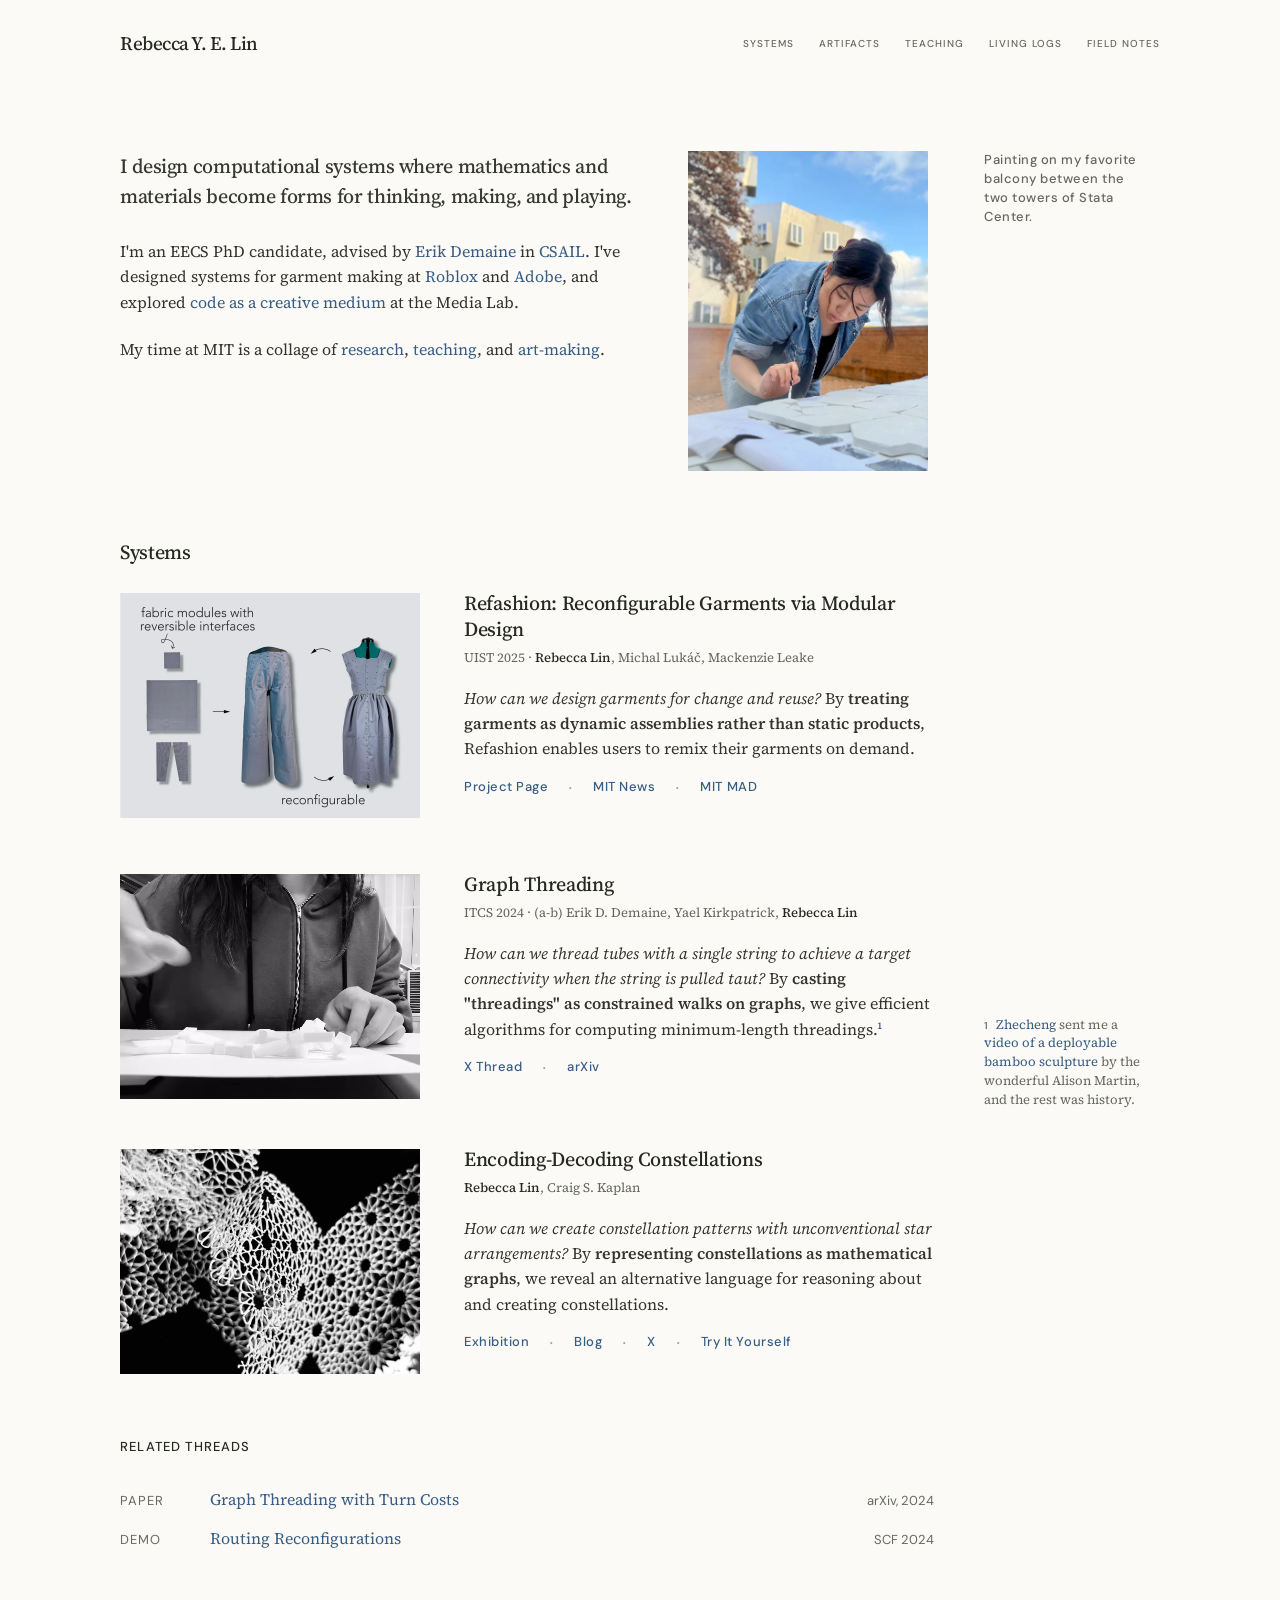
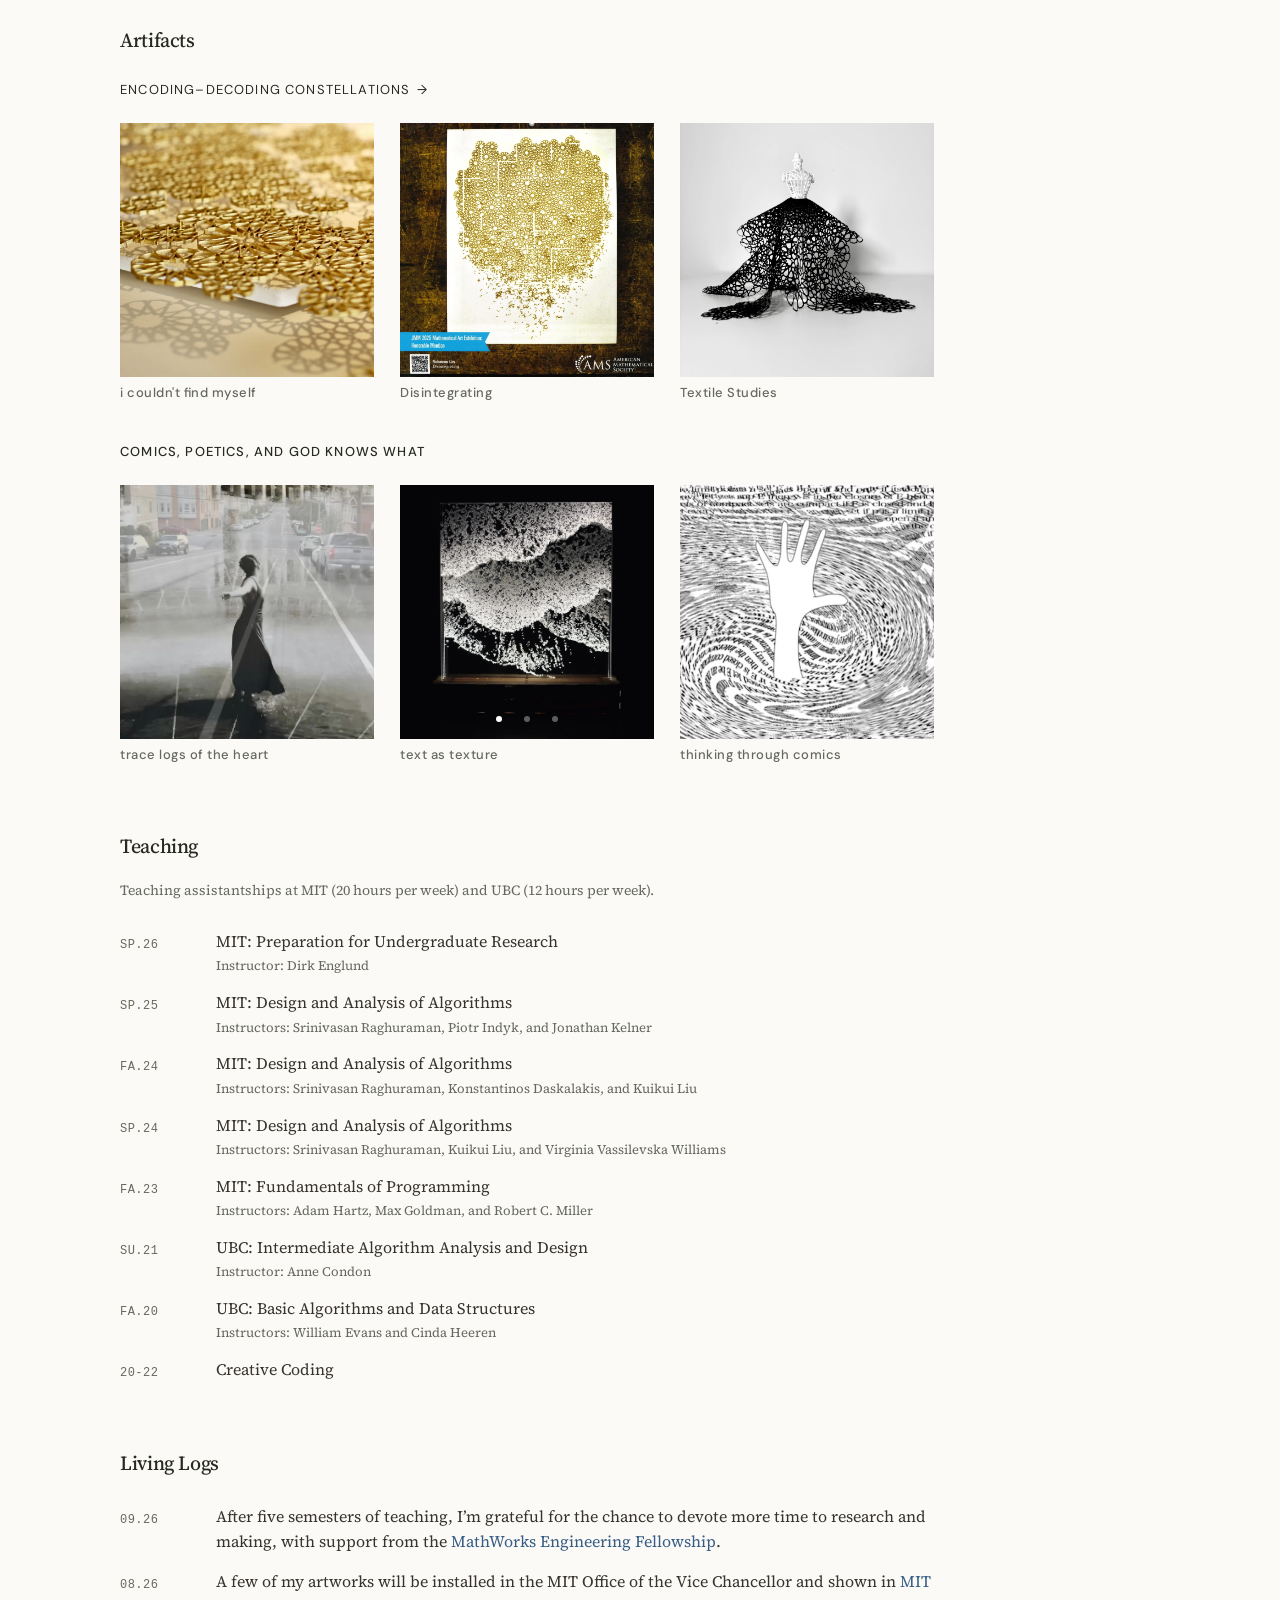
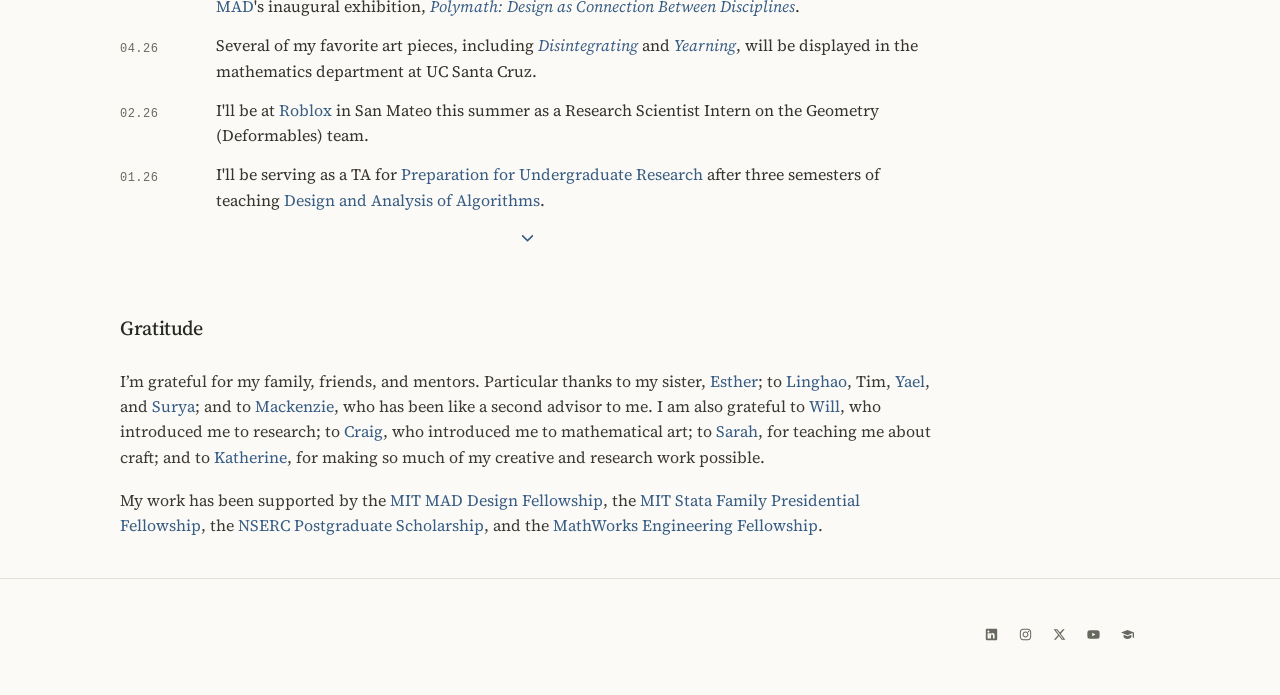
<file: index.html>
<!DOCTYPE html>


<html lang="en">
<head>
<meta charset="utf-8"/>
<meta content="width=device-width, initial-scale=1" name="viewport"/>
<meta content="artist-researcher exploring craft and computation" name="description"/>
<meta content="#fafaf9" name="theme-color"/>
<meta content="website" property="og:type"/>
<meta content="Rebecca Y. E. Lin" property="og:title"/>
<meta content="artist-researcher exploring craft and computation" property="og:description"/>
<meta content="https://rebeccayelin.github.io/" property="og:url"/>
<meta content="https://rebeccayelin.github.io/images/me-stata-working.fallback.jpg" property="og:image"/>
<meta content="image/jpeg" property="og:image:type"/>
<meta content="1050" property="og:image:width"/>
<meta content="1400" property="og:image:height"/>
<meta content="Rebecca Lin painting a geometric model outside the Stata Center" property="og:image:alt"/>
<meta content="summary_large_image" name="twitter:card"/>
<meta content="Rebecca Y. E. Lin" name="twitter:title"/>
<meta content="artist-researcher exploring craft and computation" name="twitter:description"/>
<meta content="https://rebeccayelin.github.io/images/me-stata-working.fallback.jpg" name="twitter:image"/>
<meta content="Rebecca Lin painting a geometric model outside the Stata Center" name="twitter:image:alt"/>
<link href="https://rebeccayelin.github.io/" rel="canonical"/>
<title>Rebecca Y. E. Lin</title>


<link href="https://fonts.googleapis.com" rel="preconnect"/>
<link crossorigin="" href="https://fonts.gstatic.com" rel="preconnect"/>
<link href="https://fonts.googleapis.com/css2?family=DM+Sans:opsz,wght@9..40,400;9..40,500&amp;family=Source+Serif+4:ital,opsz,wght@0,8..60,400;0,8..60,500;0,8..60,600;1,8..60,400;1,8..60,500&amp;display=swap" rel="stylesheet"/>
<link href="stylesheets/main.css?v=portfolio-audit-20261005" rel="stylesheet"/>
<link rel="stylesheet" href="stylesheets/shared.css">
</head>
<body id="top">
<header class="site-header"><a class="site-name" href="#top">Rebecca Y. E. Lin</a><nav class="site-links" aria-label="Main navigation"><a href="#research">Systems</a><a href="#gallery">Artifacts</a><a href="#teaching">Teaching</a><a href="#news">Living Logs</a><a href="field-notes/">Field Notes</a></nav></header>
<main class="container">
<h1 class="sr-only">Rebecca Y. E. Lin — research, art, and teaching</h1>
<section aria-label="Introduction" class="hero masthead chapter chapter--about" data-chapter="About">
<div class="grid">
<div class="span-8">
<div class="hero-content">
<p class="hero-sub"><span class="thought-experiments thought-experiments--v1">I design computational systems where mathematics and materials become forms for thinking, making, and playing.</span></p><p class="hero-sub">I'm an EECS PhD candidate, advised by <a href="http://erikdemaine.org/">Erik Demaine</a> in <a href="https://www.csail.mit.edu/">CSAIL</a>. I've designed systems for garment making at <a href="https://www.roblox.com/">Roblox</a> and <a href="https://research.adobe.com/">Adobe</a>, and explored <a href="https://www.media.mit.edu/groups/future-sketches/overview/">code as a creative medium</a> at the Media Lab.</p><p class="hero-sub">My time at MIT is a collage of <a href="#research">research</a>, <a href="#teaching">teaching</a>, and <a href="#gallery">art-making</a>.</p>
</div>
</div>
<div class="card span-4 hero-profile-card">
<div aria-label="Profile photograph" class="card-image-container hero-carousel">
<figure class="hero-carousel-slide is-active">
<div class="hero-carousel-media">
<picture><source srcset="images/me-stata-working.webp" type="image/webp"/><img alt="Rebecca Lin painting a geometric model outside the Stata Center" height="1400" loading="eager" src="images/me-stata-working.fallback.jpg" width="1050"/></picture>
</div>
<figcaption class="hero-photo-caption">Painting on my favorite balcony between the two towers of Stata Center.</figcaption>
</figure>
</div>
<nav aria-label="Social media links" class="masthead-links masthead-links-icons hero-socials">
<a href="https://www.linkedin.com/in/rebeccayelin/" rel="noopener" target="_blank" title="LinkedIn">
<svg aria-hidden="true" class="icon" fill="currentColor" focusable="false" height="1em" viewbox="0 0 448 512" width="1em"><path d="M416 32H31.9C14.3 32 0 46.5 0 64.3v383.4C0 465.5 14.3 480 31.9 480H416c17.6 0 32-14.5 32-32.3V64.3c0-17.8-14.4-32.3-32-32.3zM135.4 416H69V202.2h66.5V416zm-33.2-243c-21.3 0-38.5-17.3-38.5-38.5S80.9 96 102.2 96c21.2 0 38.5 17.3 38.5 38.5 0 21.3-17.2 38.5-38.5 38.5zm244.8 243h-66.4V312c0-24.8-.5-56.7-34.5-56.7-34.6 0-39.9 27-39.9 54.9V416h-66.4V202.2h63.7v29.2h.9c8.9-16.8 30.6-34.5 62.9-34.5 67.2 0 79.7 44.3 79.7 101.9V416z"></path></svg>
<span class="sr-only">LinkedIn</span>
</a>
<a href="https://instagram.com/rebeccayelin" rel="noopener" target="_blank" title="Instagram">
<svg aria-hidden="true" class="icon" fill="currentColor" focusable="false" height="1em" viewbox="0 0 448 512" width="1em"><path d="M224.1 141c-63.6 0-114.9 51.3-114.9 114.9s51.3 114.9 114.9 114.9S339 319.5 339 255.9 287.7 141 224.1 141zm0 189.6c-41.1 0-74.7-33.5-74.7-74.7s33.5-74.7 74.7-74.7 74.7 33.5 74.7 74.7-33.6 74.7-74.7 74.7zm146.4-194.3c0 14.9-12 26.8-26.8 26.8-14.9 0-26.8-12-26.8-26.8s12-26.8 26.8-26.8 26.8 12 26.8 26.8zm76.1 27.2c-1.7-35.9-9.9-67.7-36.2-93.9-26.2-26.2-58-34.4-93.9-36.2-37-2.1-147.9-2.1-184.9 0-35.8 1.7-67.6 9.9-93.9 36.1s-34.4 58-36.2 93.9c-2.1 37-2.1 147.9 0 184.9 1.7 35.9 9.9 67.7 36.2 93.9s58 34.4 93.9 36.2c37 2.1 147.9 2.1 184.9 0 35.9-1.7 67.7-9.9 93.9-36.2 26.2-26.2 34.4-58 36.2-93.9 2.1-37 2.1-147.8 0-184.8zM398.8 388c-7.8 19.6-22.9 34.7-42.6 42.6-29.5 11.7-99.5 9-132.1 9s-102.7 2.6-132.1-9c-19.6-7.8-34.7-22.9-42.6-42.6-11.7-29.5-9-99.5-9-132.1s-2.6-102.7 9-132.1c7.8-19.6 22.9-34.7 42.6-42.6 29.5-11.7 99.5-9 132.1-9s102.7-2.6 132.1 9c19.6 7.8 34.7 22.9 42.6 42.6 11.7 29.5 9 99.5 9 132.1s2.7 102.7-9 132.1z"></path></svg>
<span class="sr-only">Instagram</span>
</a>
<a href="https://x.com/rebeccayelin" rel="noopener" target="_blank" title="X (Twitter)">
<svg aria-hidden="true" class="icon" fill="currentColor" focusable="false" height="1em" viewbox="0 0 512 512" width="1em"><path d="M389.2 48h70.6L305.6 224.2 487 464H345L233.7 318.6 106.5 464H35.8L200.7 275.5 26.8 48H172.4L272.9 180.9 389.2 48zM364.4 421.8h39.1L151.1 88h-42L364.4 421.8z"></path></svg>
<span class="sr-only">X (Twitter)</span>
</a>
<a href="https://youtube.com/@rebeccayelin" rel="noopener" target="_blank" title="YouTube">
<svg aria-hidden="true" class="icon" fill="currentColor" focusable="false" height="1em" viewbox="0 0 576 512" width="1em"><path d="M549.655 124.083c-6.281-23.65-24.787-42.276-48.284-48.597C458.781 64 288 64 288 64S117.22 64 74.629 75.486c-23.497 6.322-42.003 24.947-48.284 48.597-11.412 42.867-11.412 132.305-11.412 132.305s0 89.438 11.412 132.305c6.281 23.65 24.787 41.5 48.284 47.821C117.22 448 288 448 288 448s170.78 0 213.371-11.486c23.497-6.321 42.003-24.171 48.284-47.821 11.412-42.867 11.412-132.305 11.412-132.305s0-89.438-11.412-132.305zm-317.51 213.508V175.185l142.739 81.205-142.739 81.201z"></path></svg>
<span class="sr-only">YouTube</span>
</a>
<a href="https://scholar.google.com/citations?hl=en&amp;user=v7iwWi8AAAAJ&amp;view_op=list_works&amp;sortby=pubdate" rel="noopener" target="_blank" title="Google Scholar">
<svg aria-hidden="true" class="icon" fill="currentColor" focusable="false" height="1em" viewbox="0 0 640 512" width="1em"><path d="M320 32L0 160l320 128 256-102.4V416h64V160zM128 268.8V384c0 35.3 86 96 192 96s192-60.7 192-96V268.8L320 345.6z"></path></svg>
<span class="sr-only">Google Scholar</span>
</a>
</nav>
</div>
</div>
</section>
<section class="section chapter chapter--systems" data-chapter="Systems" id="research">
<h2>Systems</h2>
<div class="grid">
<article class="card span-12 research-project">
<div class="research-project-content">
<div class="research-project-media">
<figure class="card-image-container project-polaroid">
<picture><source srcset="research/refashion/refashion-artboard.webp" type="image/webp"/><img alt="Refashion - Main view" height="900" loading="lazy" src="research/refashion/refashion-artboard.fallback.jpg" width="1200"/></picture>
</figure>
</div>
<div class="research-project-text">
<h3 class="card-heading">
                      Refashion: Reconfigurable Garments via Modular Design
                    </h3>
<p class="project-meta">UIST 2025 · <strong>Rebecca Lin</strong>, Michal Lukáč, Mackenzie Leake</p>
<p class="card-description"><em>How can we design garments for change and reuse?</em> By <span class="thought-experiments thought-experiments--v3">treating garments as dynamic assemblies rather than static products</span>, Refashion enables users to remix their garments on demand.</p>
<div class="card-links project-links">
<a href="https://rebeccayelin.github.io/refashion/">Project Page</a><span class="link-separator">·</span>
<a href="https://news.mit.edu/2025/refashion-software-designs-eco-friendly-clothing-that-can-reassemble-new-items-1017">MIT News</a><span class="link-separator">·</span>
<a href="https://mad.mit.edu/projects/refashion-a-toolkit-for-modular-and-reconfigurable-clothing">MIT MAD</a>
</div>
</div>
</div>
</article>
<article class="card span-12 research-project">
<div class="research-project-content">
<div class="research-project-media">
<figure class="card-image-container project-polaroid">
<video aria-label="String to Structure project teaser" autoplay="" class="deferred-video research-project-video" data-deferred-video="" height="720" loop="" muted="" playsinline="" poster="research/deployable.poster.jpg" preload="none" width="960"><source data-src="research/deployable.mp4" type="video/mp4"/><source data-src="research/deployable.webm" type="video/webm"/>Your browser does not support the video tag.</video>
</figure>
</div>
<div class="research-project-text">
<h3 class="card-heading">
                      Graph Threading
                    </h3>
<p class="project-meta">ITCS 2024 · (a-b) Erik D. Demaine, Yael Kirkpatrick, <strong>Rebecca Lin</strong></p>
<p class="card-description"><em>How can we thread tubes with a single string to achieve a target connectivity when the string is pulled taut?</em> By <span class="thought-experiments thought-experiments--v4">casting "threadings" as constrained walks on graphs</span>, we give efficient algorithms for computing minimum-length threadings.<span class="margin-footnote" data-margin-footnote="" data-margin-footnote-preferred="right"><button aria-controls="margin-footnote-1" aria-expanded="false" class="margin-footnote-toggle" type="button"><sup>1</sup><span class="sr-only">Show note 1</span></button><span aria-hidden="true" class="margin-footnote-anchor"></span><span class="margin-footnote-note" id="margin-footnote-1" role="note"><span aria-hidden="true" class="margin-footnote-number">1</span><a href="https://dgp.toronto.edu/~zhecheng/">Zhecheng</a> sent me a <a href="https://x.com/alisonmartin57/status/1461643652946698240">video of a deployable bamboo sculpture</a> by the wonderful Alison Martin, and the rest was history.</span></span></p>
<div class="card-links project-links">
<a href="https://x.com/rebeccayelin/status/1749193189930455338">X Thread</a><span class="link-separator">·</span>
<a href="https://arxiv.org/abs/2309.10122">arXiv</a>
</div>
</div>
</div>
</article>
<article class="card span-12 research-project" id="constellations">
<div class="research-project-content">
<div class="research-project-media">
<figure class="card-image-container project-polaroid">
<picture><source srcset="research/dreams.webp" type="image/webp"/><img alt="Constellation Patterns project teaser" height="900" loading="lazy" src="research/dreams.fallback.jpg" width="1200"/></picture>
</figure>
</div>
<div class="research-project-text">
<h3 class="card-heading">
                      Encoding-Decoding Constellations
                    </h3>
<p class="project-meta"><strong>Rebecca Lin</strong>, Craig S. Kaplan</p>
<p class="card-description"><em>How can we create constellation patterns with unconventional star arrangements?</em> By <span class="thought-experiments thought-experiments--v5">representing constellations as mathematical graphs</span>, we reveal an alternative language for reasoning about and creating constellations.</p>
<div class="card-links project-links">
<a href="https://rebeccayelin.github.io/encoding-decoding-constellations/">Exhibition</a><span class="link-separator">·</span>
<a href="https://www.media.mit.edu/projects/constellations/overview/">Blog</a><span class="link-separator">·</span>
<a href="https://x.com/rebeccayelin/status/1611126181155463168">X</a><span class="link-separator">·</span>
<a href="https://rebeccayelin.github.io/constellations/">Try It Yourself</a>
</div>
</div>
</div>
</article>
</div>
<div class="grid selected-works-grid">
<div class="span-1"></div>
<div class="span-10 selected-works">
<h3>Related Threads</h3>
<ul class="selected-works-list">
<li class="selected-work-item">
<span class="selected-work-type">Paper</span>
<a class="selected-work-title" href="https://arxiv.org/abs/2405.17953">Graph Threading with Turn Costs</a>
<span class="selected-work-venue">arXiv, 2024</span>
</li>
<li class="selected-work-item">
<span class="selected-work-type">Demo</span>
<a class="selected-work-title" href="https://rebeccayelin.github.io/routing-reconfigurations/">Routing Reconfigurations</a>
<span class="selected-work-venue">SCF 2024</span>
</li>
</ul>
</div>
</div>
</section>
<section class="section chapter chapter--artifacts" data-chapter="Artifacts" id="gallery">
<h2>Artifacts</h2>
<div class="grid">
<div class="span-1"></div>
</div>
<div class="artifact-group">
<h3 class="artifact-group-heading">
<a href="https://rebeccayelin.github.io/encoding-decoding-constellations/">Encoding–Decoding Constellations <span aria-hidden="true" class="artifact-group-arrow">→</span></a>
</h3>
<div class="gallery-grid">
<figure class="gallery-item">
<a aria-label="View i couldn't find myself (in your cosmic presence) in Encoding-Decoding Constellations" class="gallery-image-wrapper" href="https://rebeccayelin.github.io/encoding-decoding-constellations/#i-couldnt-find-myself">
<picture><source srcset="artworks/2025-find-myself.webp" type="image/webp"/><img alt="i couldn't find myself (in your cosmic presence)" height="1800" loading="lazy" src="artworks/2025-find-myself.fallback.jpg" width="1800"/></picture>
</a>
<figcaption class="gallery-caption">
<a href="https://rebeccayelin.github.io/encoding-decoding-constellations/#i-couldnt-find-myself">i couldn't find myself</a>
</figcaption>
</figure>
<figure class="gallery-item">
<a aria-label="View Disintegrating in Encoding-Decoding Constellations" class="gallery-image-wrapper" href="https://rebeccayelin.github.io/encoding-decoding-constellations/#disintegrating">
<picture><source srcset="artworks/2025-disintegrating.webp" type="image/webp"/><img alt="Disintegrating artwork" class="shadow-img" height="1800" loading="lazy" src="artworks/2025-disintegrating.fallback.jpg" width="1800"/></picture>
</a>
<figcaption class="gallery-caption">
<a href="https://rebeccayelin.github.io/encoding-decoding-constellations/#disintegrating">Disintegrating</a>
</figcaption>
</figure>
<figure class="gallery-item">
<a aria-label="View Textile Studies in Encoding-Decoding Constellations" class="gallery-image-wrapper" href="https://rebeccayelin.github.io/encoding-decoding-constellations/#textile-studies">
<picture><source srcset="artworks/textile-studies-mannequin.webp" type="image/webp"/><img alt="Textile Studies: a black geometric cutwork skirt draped on a miniature white dress form" class="textile-studies-photo" height="2400" loading="lazy" src="artworks/textile-studies-mannequin.jpg" width="1800"/></picture>
</a>
<figcaption class="gallery-caption">
<a href="https://rebeccayelin.github.io/encoding-decoding-constellations/#textile-studies">Textile Studies</a>
</figcaption>
</figure>
</div>
</div>
<div class="artifact-group" id="comics-poetry-and-the-in-betweens">
<h3 class="artifact-group-heading">
                  Comics, Poetics, and God Knows What
                </h3>
<div class="gallery-grid">
<figure class="gallery-item" id="trace-logs-of-the-heart">
<a aria-label="View trace logs of the heart" class="gallery-image-wrapper" href="https://rebeccayelin.github.io/trace-logs/">
<picture><source srcset="artworks/trace-logs-heart.webp" type="image/webp"/><img alt="A layered street scene with a figure in a black dress" height="1094" loading="lazy" src="artworks/trace-logs-heart.fallback.jpg" width="1094"/></picture>
</a>
<figcaption class="gallery-caption">
<a href="https://rebeccayelin.github.io/trace-logs/">trace logs of the heart</a>
</figcaption>
</figure>
<figure aria-label="text as texture" aria-roledescription="carousel" class="gallery-item gallery-carousel" data-gallery-carousel="" id="text-as-texture" role="group">
<div class="gallery-carousel-media">
<div aria-label="1 of 3" aria-roledescription="slide" data-gallery-slide="" role="group">
<picture><source srcset="artworks/text-as-texture-1.webp" type="image/webp"/><img alt="Front view of illuminated transparent panels, with layered letters forming waves against black." height="1800" loading="lazy" src="artworks/text-as-texture-1.fallback.jpg" width="1199"/></picture>
</div>
<div aria-label="2 of 3" aria-roledescription="slide" data-gallery-slide="" hidden="" role="group">
<picture><source srcset="artworks/text-as-texture-3.webp" type="image/webp"/><img alt="Close-up of overlapping letters forming dense wave-like textures." height="1800" loading="lazy" src="artworks/text-as-texture-3.fallback.jpg" width="1226"/></picture>
</div>
<div aria-label="3 of 3" aria-roledescription="slide" data-gallery-slide="" hidden="" role="group">
<picture><source srcset="artworks/text-as-texture-4.webp" type="image/webp"/><img alt="Three-quarter view of the illuminated text waves and their wooden base." height="1800" loading="lazy" src="artworks/text-as-texture-4.fallback.jpg" width="1200"/></picture>
</div>
<div aria-label="Choose text as texture photo" class="gallery-carousel-dots" hidden="" role="group">
<button aria-label="Show photo 1" aria-pressed="true" data-gallery-dot="" type="button"></button><button aria-label="Show photo 2" aria-pressed="false" data-gallery-dot="" type="button"></button><button aria-label="Show photo 3" aria-pressed="false" data-gallery-dot="" type="button"></button>
</div>
</div>
<figcaption class="gallery-caption"><a href="field-notes/tide/">text as texture</a></figcaption>
</figure>
<figure class="gallery-item">
<div class="gallery-image-wrapper">
<picture><source srcset="artworks/comics-as-thinking.webp" type="image/webp"/><img alt="A hand reaching through a swirling field of distorted text and drawn lines" height="980" loading="lazy" src="artworks/comics-as-thinking.fallback.jpg" width="980"/></picture>
</div>
<figcaption class="gallery-caption">
          thinking through comics
        </figcaption>
</figure>
</div>
</div>
</section>
<section class="section chapter chapter--teaching" data-chapter="Teaching" id="teaching">
<h2>Teaching</h2>
<p class="teaching-note">Teaching assistantships at MIT (20 hours per week) and UBC (12 hours per week).</p>
<div class="grid">
<div class="span-1"></div>
<div class="span-10">
<ul class="updates-list">
<li data-categories="">
<time aria-label="Spring 2026" class="update-date" datetime="2026">
                sp.26
              </time>
<div class="update-body"><div class="teaching-course-title">MIT: Preparation for Undergraduate Research</div><div class="teaching-collaborators">Instructor: Dirk Englund</div></div>
</li>
<li data-categories="">
<time aria-label="Spring 2025" class="update-date" datetime="2025">
                sp.25
              </time>
<div class="update-body"><div class="teaching-course-title">MIT: Design and Analysis of Algorithms</div><div class="teaching-collaborators">Instructors: Srinivasan Raghuraman, Piotr Indyk, and Jonathan Kelner</div></div>
</li>
<li data-categories="">
<time aria-label="Fall 2024" class="update-date" datetime="2024">
                fa.24
              </time>
<div class="update-body"><div class="teaching-course-title">MIT: Design and Analysis of Algorithms</div><div class="teaching-collaborators">Instructors: Srinivasan Raghuraman, Konstantinos Daskalakis, and Kuikui Liu</div></div>
</li>
<li data-categories="">
<time aria-label="Spring 2024" class="update-date" datetime="2024">
                sp.24
              </time>
<div class="update-body"><div class="teaching-course-title">MIT: Design and Analysis of Algorithms</div><div class="teaching-collaborators">Instructors: Srinivasan Raghuraman, Kuikui Liu, and Virginia Vassilevska Williams</div></div>
</li>
<li data-categories="">
<time aria-label="Fall 2023" class="update-date" datetime="2023">
                fa.23
              </time>
<div class="update-body"><div class="teaching-course-title">MIT: Fundamentals of Programming</div><div class="teaching-collaborators">Instructors: Adam Hartz, Max Goldman, and Robert C. Miller</div></div>
</li>
<li data-categories="">
<time aria-label="Summer 2021" class="update-date" datetime="2021">
                su.21
              </time>
<div class="update-body"><div class="teaching-course-title">UBC: Intermediate Algorithm Analysis and Design</div><div class="teaching-collaborators">Instructor: Anne Condon</div></div>
</li>
<li data-categories="">
<time aria-label="Fall 2020" class="update-date" datetime="2020">
                fa.20
              </time>
<div class="update-body"><div class="teaching-course-title">UBC: Basic Algorithms and Data Structures</div><div class="teaching-collaborators">Instructors: William Evans and Cinda Heeren</div></div>
</li>
<li data-categories="">
<time aria-label="2020-2022" class="update-date" datetime="2020">
                20-22
              </time>
<div class="update-body"><div class="teaching-course-title">Creative Coding</div></div>
</li>
</ul>
</div>
</div>
</section>
<section aria-label="Living Logs" class="section news chapter chapter--logs" data-chapter="Living Logs" id="news">
<h2>Living Logs</h2>
<div class="grid">
<div class="span-1"></div>
<div class="span-10">
<ul class="updates-list" data-collapsed-count="5" id="news-list">
<li data-categories="research">
<time aria-label="09/2026" class="update-date" datetime="2026-09">09.26</time>
<div class="update-body">After five semesters of teaching, I’m grateful for the chance to devote more time to research and making, with support from the <a href="https://engineering.mit.edu/people/rebecca-lin">MathWorks Engineering Fellowship</a>.</div>
</li>
<li data-categories="art">
<time aria-label="08/2026" class="update-date" datetime="2026-08">
                08.26
              </time>
<div class="update-body">A few of my artworks will be installed in the MIT Office of the Vice Chancellor and shown in <a href="https://mad.mit.edu/">MIT MAD</a>'s inaugural exhibition, <a href="https://mad.mit.edu/events/exhibition-polymaths-2026"><em>Polymath: Design as Connection Between Disciplines</em></a>.</div>
</li>
<li data-categories="art">
<time aria-label="04/2026" class="update-date" datetime="2026-04">
                04.26
              </time>
<div class="update-body">Several of my favorite art pieces, including <a href="https://rebeccayelin.github.io/encoding-decoding-constellations/#disintegrating"><em>Disintegrating</em></a> and <a href="https://rebeccayelin.github.io/encoding-decoding-constellations/#yearning"><em>Yearning</em></a>, will be displayed in the mathematics department at UC Santa Cruz.</div>
</li>
<li data-categories="research">
<time aria-label="02/2026" class="update-date" datetime="2026-02">
                02.26
              </time>
<div class="update-body">I'll be at <a href="https://www.roblox.com/">Roblox</a> in San Mateo this summer as a Research Scientist Intern on the Geometry (Deformables) team.</div>
</li>
<li data-categories="teaching">
<time aria-label="01/2026" class="update-date" datetime="2026-01">
                01.26
              </time>
<div class="update-body">I'll be serving as a TA for <a href="https://catalog.mit.edu/search/?P=6.UAR">Preparation for Undergraduate Research</a> after three semesters of teaching <a href="https://catalog.mit.edu/search/?P=6.1220">Design and Analysis of Algorithms</a>.</div>
</li>
<li class="update-highlighted update-highlighted--v1" data-categories="art">
<time aria-label="11/2025" class="update-date" datetime="2025-11">
<span class="update-highlight-marker">11.25</span>
</time>
<div class="update-body">My exhibition <a href="https://rebeccayelin.github.io/encoding-decoding-constellations/">Encoding-Decoding Constellations</a> will be on display at the <a href="https://arts.mit.edu/start/wiesner-student-art-gallery/">Wiesner Gallery</a> from December 2025 through January 2026. Check out this <a href="https://arts.mit.edu/encoding-decoding-constellations/">article</a> about my work and process.</div>
</li>
<li data-categories="research">
<time aria-label="10/2025" class="update-date" datetime="2025-10">
                10.25
              </time>
<div class="update-body">Presenting a poster and demo of <a href="https://rebeccayelin.github.io/refashion/"><em>Refashion</em></a> at <a href="https://scf.acm.org/">SCF 2025</a>.</div>
</li>
<li data-categories="research">
<time aria-label="07/2025" class="update-date" datetime="2025-07">
                07.25<span class="flag">🇰🇷</span>
</time>
<div class="update-body"><a href="https://rebeccayelin.github.io/refashion/"><em>Refashion</em></a>, my first HCI paper, will be presented and demoed at <a href="https://uist.acm.org/">UIST 2025</a> in Busan, South Korea.</div>
</li>
<li data-categories="art">
<time aria-label="07/2025" class="update-date" datetime="2025-07">
                07.25
              </time>
<div class="update-body"><em>all these things i want to tell you, and yet i can't find the words</em> is appearing at <a href="https://mathfest.org/">MathFest 2025</a>.</div>
</li>
<li data-categories="research">
<time aria-label="04/2025" class="update-date" datetime="2025-04">
                04.25
              </time>
<div class="update-body">Incredibly grateful to be named a <a href="https://design.mit.edu/news/introducing-the-2025-mad-design-fellows">2025 MAD Design Fellow</a>!</div>
</li>
<li data-categories="art">
<time aria-label="03/2025" class="update-date" datetime="2025-03">
                03.25<span class="flag">🇳🇱</span>
</time>
<div class="update-body"><em>Spiraling</em> will be on display in the public art exhibition <a href="https://seattlemathmuseum.org/intersections">Intersections</a> (featured on <a href="https://www.king5.com/article/entertainment/television/programs/evening/seattle-universal-math-museum-mercer-island/281-bc06bde7-ae6f-4757-8394-f093eaa07228">KING5 Evening</a>) and presented at <a href="https://www.bridgesmathart.org/b2025/">Bridges 2025</a> in Eindhoven, Netherlands.</div>
</li>
<li data-categories="art">
<time aria-label="01/2025" class="update-date" datetime="2025-01">
                01.25
              </time>
<div class="update-body"><a href="https://rebeccayelin.github.io/encoding-decoding-constellations/#disintegrating"><em>Disintegrating</em></a> received an honorable mention at the <a href="https://gallery.bridgesmathart.org/exhibitions/2025-jmm-art-exhibition">JMM 2025 Art Exhibition</a>, appeared in the <a href="https://www.nytimes.com/2025/01/28/science/mathematics-ai-conference-jmm.html"><span class="hover-image-tag hover-image-tag--portrait" tabindex="0">New York Times<span class="hover-image-preview hover-image-preview--portrait"><picture><source srcset="images/hover/nytimes-disintegrating-mobile-v2.webp" type="image/webp"/><img alt="New York Times mobile article screenshot showing Disintegrating" height="900" loading="lazy" src="images/hover/nytimes-disintegrating-mobile-v2.jpg" width="478"/></picture></span></span></a>, and was selected for the American Mathematical Society's <a href="https://x.com/rebeccayelin/status/1980004753162567718">2026 calendar!</a></div>
</li>
<li data-categories="research">
<time aria-label="08/2024" class="update-date" datetime="2024-08">
                08.24
              </time>
<div class="update-body">Joining <a href="https://www.media.mit.edu/groups/future-sketches/overview/">Future Sketches</a> at the <a href="https://www.media.mit.edu/">Media Lab</a> in Fall 2024!</div>
</li>
<li data-categories="research">
<time aria-label="07/2024" class="update-date" datetime="2024-07">
                07.24<span class="flag">🇩🇰</span>
</time>
<div class="update-body">Demoing a proof of concept, <em>Routing Reconfigurations</em>, at <a href="https://scf.acm.org/2024/schedule.html">SCF 2024</a> in Aarhus, Denmark.</div>
</li>
<li data-categories="research">
<time aria-label="05/2024" class="update-date" datetime="2024-05">
                05.24
              </time>
<div class="update-body">Interning at <a href="https://research.adobe.com/">Adobe Research</a> in San Francisco with <a href="https://www.mackenzieleake.com/">Mackenzie Leake</a>.</div>
</li>
<li data-categories="research">
<time aria-label="01/2024" class="update-date" datetime="2024-01">
                01.24
              </time>
<div class="update-body">Presenting my paper <em>Graph Threading</em> at <a href="http://itcs-conf.org/itcs24/itcs24-accepted.html">ITCS 2024</a> in Berkeley, CA.</div>
</li>
<li data-categories="research">
<time aria-label="06/2023" class="update-date" datetime="2023-06">
                06.23<span class="flag">🇯🇵</span>
</time>
<div class="update-body">Visiting the <a href="https://twitter.com/LabOrigami">Origami Lab</a> at the University of Tokyo this summer!</div>
</li>
<li data-categories="research">
<time aria-label="04/2022" class="update-date" datetime="2022-04">
                04.22
              </time>
<div class="update-body">I'm starting my PhD at MIT in Fall 2022. Grateful to my mentors and advisors <a href="https://www.cs.ubc.ca/~will/">Will Evans</a>, <a href="https://www.cs.ubc.ca/~sheffa/">Alla Sheffer</a>, <a href="https://cs.uwaterloo.ca/~csk/">Craig Kaplan</a>, and <a href="https://www.cs.ubc.ca/~nickhar/">Nick Harvey</a> for fostering my curiosity and creativity, and for their advocacy.</div>
</li>
<li data-categories="research">
<time aria-label="03/2022" class="update-date" datetime="2022-03">
                03.22
              </time>
<div class="update-body">Presenting my first paper on <a href="https://arxiv.org/abs/2111.09054">polygon burning</a> at WALCOM 2022.</div>
</li>
</ul>
<div class="news-actions">
<button aria-controls="news-list" aria-expanded="false" aria-label="Show more updates" class="news-toggle" type="button">
<svg aria-hidden="true" class="icon news-toggle-icon" fill="currentColor" focusable="false" height="1em" viewbox="0 0 512 512" width="1em"><path d="M233.4 406.6c12.5 12.5 32.8 12.5 45.3 0l192-192c12.5-12.5 12.5-32.8 0-45.3s-32.8-12.5-45.3 0L256 338.7 86.6 169.4c-12.5-12.5-32.8-12.5-45.3 0s-12.5 32.8 0 45.3l192 192z"></path></svg>
</button>
</div>
</div>
</div>
</section>
<section class="section chapter chapter--gratitude" data-chapter="Gratitude" id="gratitude">
<h2>Gratitude</h2>
<div class="grid">
<div class="span-1"></div>
<div class="span-10 gratitude-copy">
<p>I’m grateful for my family, friends, and mentors. Particular thanks to my sister, <a href="https://estherlin.github.io/">Esther</a>; to <a href="https://lin-k76.github.io/">Linghao</a>, Tim, <a href="https://yaelkirk.github.io/">Yael</a>, and <a href="https://suryamathialagan.com/">Surya</a>; and to <a href="https://www.mackenzieleake.com/">Mackenzie</a>, who has been like a second advisor to me. I am also grateful to <a href="https://www.cs.ubc.ca/~will/">Will</a>, who introduced me to research; to <a href="https://cs.uwaterloo.ca/~csk/">Craig</a>, who introduced me to mathematical art; to <a href="https://www.sarahhirzel.com/">Sarah</a>, for teaching me about craft; and to <a href="https://mad.mit.edu/community/people/katherine-higgins">Katherine</a>, for making so much of my creative and research work possible.</p><p>My work has been supported by the <a href="https://design.mit.edu/news/introducing-the-2025-mad-design-fellows">MIT MAD Design Fellowship</a>, the <a href="https://oge.mit.edu/fellowships/presidential-graduate-fellowship-program/">MIT Stata Family Presidential Fellowship</a>, the <a href="https://nserc-crsng.canada.ca/en/funding-opportunity/archived-nserc-postgraduate-scholarships-doctoral-program">NSERC Postgraduate Scholarship</a>, and the <a href="https://engineering.mit.edu/people/rebecca-lin">MathWorks Engineering Fellowship</a>.</p>
</div>
</div>
</section>
</main>
<footer>
<div class="container footer-grid">
<nav aria-label="Social media links" class="footer-social">
<a href="https://www.linkedin.com/in/rebeccayelin/" rel="noopener" target="_blank" title="LinkedIn">
<svg aria-hidden="true" class="icon" fill="currentColor" focusable="false" height="1em" viewbox="0 0 448 512" width="1em"><path d="M416 32H31.9C14.3 32 0 46.5 0 64.3v383.4C0 465.5 14.3 480 31.9 480H416c17.6 0 32-14.5 32-32.3V64.3c0-17.8-14.4-32.3-32-32.3zM135.4 416H69V202.2h66.5V416zm-33.2-243c-21.3 0-38.5-17.3-38.5-38.5S80.9 96 102.2 96c21.2 0 38.5 17.3 38.5 38.5 0 21.3-17.2 38.5-38.5 38.5zm244.8 243h-66.4V312c0-24.8-.5-56.7-34.5-56.7-34.6 0-39.9 27-39.9 54.9V416h-66.4V202.2h63.7v29.2h.9c8.9-16.8 30.6-34.5 62.9-34.5 67.2 0 79.7 44.3 79.7 101.9V416z"></path></svg>
<span class="sr-only">LinkedIn</span>
</a>
<a href="https://instagram.com/rebeccayelin" rel="noopener" target="_blank" title="Instagram">
<svg aria-hidden="true" class="icon" fill="currentColor" focusable="false" height="1em" viewbox="0 0 448 512" width="1em"><path d="M224.1 141c-63.6 0-114.9 51.3-114.9 114.9s51.3 114.9 114.9 114.9S339 319.5 339 255.9 287.7 141 224.1 141zm0 189.6c-41.1 0-74.7-33.5-74.7-74.7s33.5-74.7 74.7-74.7 74.7 33.5 74.7 74.7-33.6 74.7-74.7 74.7zm146.4-194.3c0 14.9-12 26.8-26.8 26.8-14.9 0-26.8-12-26.8-26.8s12-26.8 26.8-26.8 26.8 12 26.8 26.8zm76.1 27.2c-1.7-35.9-9.9-67.7-36.2-93.9-26.2-26.2-58-34.4-93.9-36.2-37-2.1-147.9-2.1-184.9 0-35.8 1.7-67.6 9.9-93.9 36.1s-34.4 58-36.2 93.9c-2.1 37-2.1 147.9 0 184.9 1.7 35.9 9.9 67.7 36.2 93.9s58 34.4 93.9 36.2c37 2.1 147.9 2.1 184.9 0 35.9-1.7 67.7-9.9 93.9-36.2 26.2-26.2 34.4-58 36.2-93.9 2.1-37 2.1-147.8 0-184.8zM398.8 388c-7.8 19.6-22.9 34.7-42.6 42.6-29.5 11.7-99.5 9-132.1 9s-102.7 2.6-132.1-9c-19.6-7.8-34.7-22.9-42.6-42.6-11.7-29.5-9-99.5-9-132.1s-2.6-102.7 9-132.1c7.8-19.6 22.9-34.7 42.6-42.6 29.5-11.7 99.5-9 132.1-9s102.7-2.6 132.1 9c19.6 7.8 34.7 22.9 42.6 42.6 11.7 29.5 9 99.5 9 132.1s2.7 102.7-9 132.1z"></path></svg>
<span class="sr-only">Instagram</span>
</a>
<a href="https://x.com/rebeccayelin" rel="noopener" target="_blank" title="X (Twitter)">
<svg aria-hidden="true" class="icon" fill="currentColor" focusable="false" height="1em" viewbox="0 0 512 512" width="1em"><path d="M389.2 48h70.6L305.6 224.2 487 464H345L233.7 318.6 106.5 464H35.8L200.7 275.5 26.8 48H172.4L272.9 180.9 389.2 48zM364.4 421.8h39.1L151.1 88h-42L364.4 421.8z"></path></svg>
<span class="sr-only">X (Twitter)</span>
</a>
<a href="https://youtube.com/@rebeccayelin" rel="noopener" target="_blank" title="YouTube">
<svg aria-hidden="true" class="icon" fill="currentColor" focusable="false" height="1em" viewbox="0 0 576 512" width="1em"><path d="M549.655 124.083c-6.281-23.65-24.787-42.276-48.284-48.597C458.781 64 288 64 288 64S117.22 64 74.629 75.486c-23.497 6.322-42.003 24.947-48.284 48.597-11.412 42.867-11.412 132.305-11.412 132.305s0 89.438 11.412 132.305c6.281 23.65 24.787 41.5 48.284 47.821C117.22 448 288 448 288 448s170.78 0 213.371-11.486c23.497-6.321 42.003-24.171 48.284-47.821 11.412-42.867 11.412-132.305 11.412-132.305s0-89.438-11.412-132.305zm-317.51 213.508V175.185l142.739 81.205-142.739 81.201z"></path></svg>
<span class="sr-only">YouTube</span>
</a>
<a href="https://scholar.google.com/citations?hl=en&amp;user=v7iwWi8AAAAJ&amp;view_op=list_works&amp;sortby=pubdate" rel="noopener" target="_blank" title="Google Scholar">
<svg aria-hidden="true" class="icon" fill="currentColor" focusable="false" height="1em" viewbox="0 0 640 512" width="1em"><path d="M320 32L0 160l320 128 256-102.4V416h64V160zM128 268.8V384c0 35.3 86 96 192 96s192-60.7 192-96V268.8L320 345.6z"></path></svg>
<span class="sr-only">Google Scholar</span>
</a>
</nav>
</div>
</footer>
<script src="js/main.js"></script>
</body>
</html>
</file>
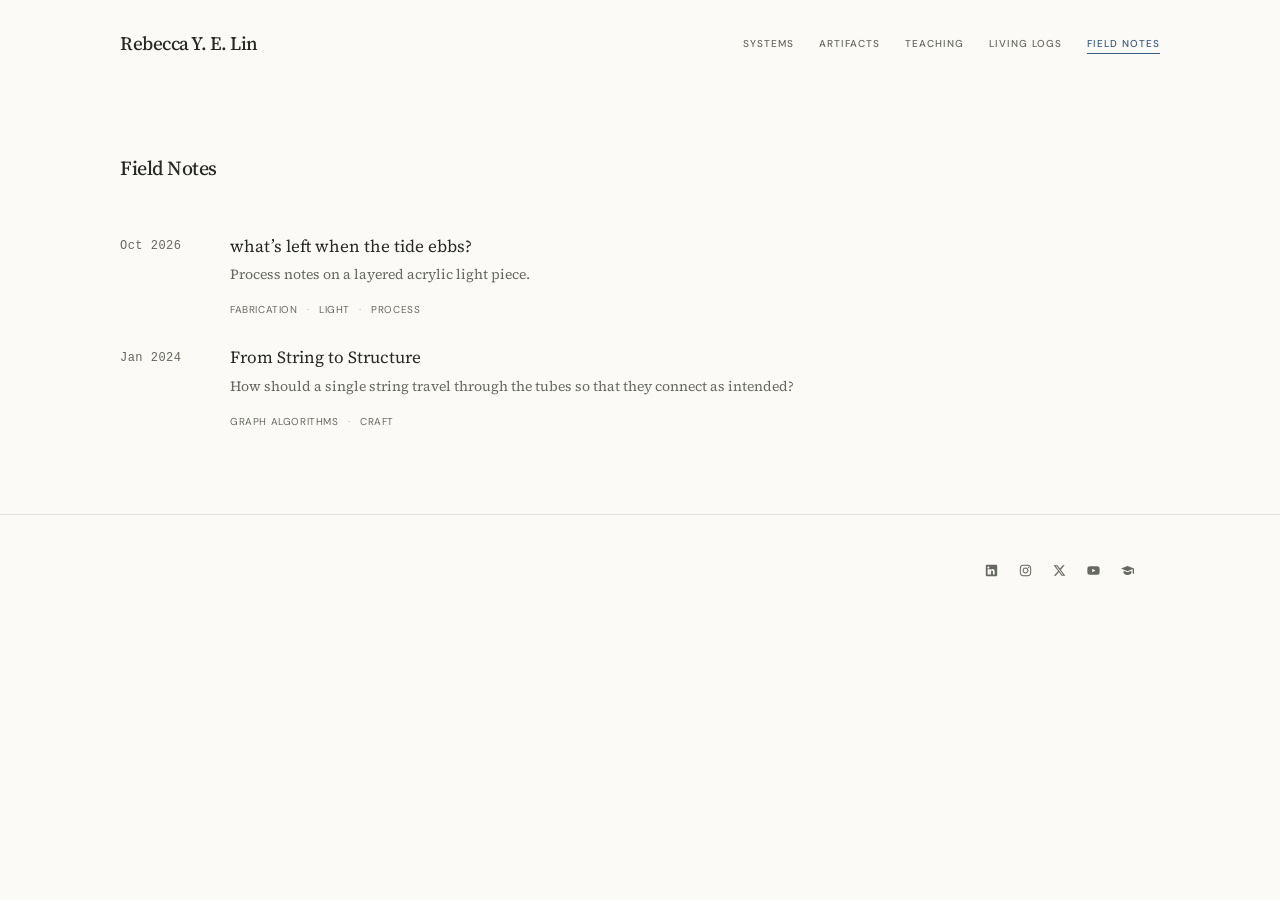
<file: field-notes/index.html>
<!DOCTYPE html>
<!-- Field Notes layout restored from the original portfolio. Edit this page directly. -->
<html lang="en">
  <head>
    <meta charset="utf-8" />
    <meta name="viewport" content="width=device-width, initial-scale=1" />
    <meta name="description" content="Musings on research, art, storytelling, tangents, and in-betweens." />
    <meta name="theme-color" content="#fafaf9" />

    <meta property="og:type" content="website" />
    <meta property="og:title" content="Field Notes — Rebecca Y. E. Lin" />
    <meta property="og:description" content="Musings on research, art, storytelling, tangents, and in-betweens." />
    <meta property="og:url" content="https://rebeccayelin.github.io/field-notes/" />
    <meta name="twitter:card" content="summary" />
    <meta name="twitter:title" content="Field Notes — Rebecca Y. E. Lin" />
    <meta name="twitter:description" content="Musings on research, art, storytelling, tangents, and in-betweens." />
    <link rel="canonical" href="https://rebeccayelin.github.io/field-notes/" />
    <title>Field Notes — Rebecca Y. E. Lin</title>


    <link rel="preconnect" href="https://fonts.googleapis.com" />
    <link rel="preconnect" href="https://fonts.gstatic.com" crossorigin />
    <link href="https://fonts.googleapis.com/css2?family=DM+Sans:opsz,wght@9..40,400;9..40,500&family=Source+Serif+4:ital,opsz,wght@0,8..60,400;0,8..60,500;0,8..60,600;1,8..60,400;1,8..60,500&display=swap" rel="stylesheet" />
    <link rel="stylesheet" href="../stylesheets/main.css?v=0de22fe65a3c" />
    <link rel="stylesheet" href="../stylesheets/blog.css?v=0de22fe65a3c" />
  <link rel="stylesheet" href="../stylesheets/shared.css">
<link rel="stylesheet" href="../stylesheets/field-notes.css?v=df3d4315d496">
</head>
  <body class="blog-page" id="top">
    <header class="site-header"><a class="site-name" href="../">Rebecca Y. E. Lin</a><nav class="site-links" aria-label="Main navigation"><a href="../#research">Systems</a><a href="../#gallery">Artifacts</a><a href="../#teaching">Teaching</a><a href="../#news">Living Logs</a><a href="./" aria-current="page">Field Notes</a></nav></header>
    <main class="container blog-shell">
      <section class="blog-intro" aria-labelledby="writing-index-title">

        <h1 id="writing-index-title">Field Notes</h1>

      </section>
      <ol class="blog-list"><li><article class="blog-card"><div class="blog-card-meta"><time datetime="2026-10">Oct 2026</time></div><div><h3><a href="tide/">what’s left when the tide ebbs?</a></h3><p>Process notes on a layered acrylic light piece.</p><ul class="blog-tags"><li>Fabrication</li><li>Light</li><li>Process</li></ul></div></article></li><li><article class="blog-card"><div class="blog-card-meta"><time datetime="2024-01">Jan 2024</time></div><div><h3><a href="threading/">From String to Structure</a></h3><p>How should a single string travel through the tubes so that they connect as intended?</p><ul class="blog-tags"><li>Graph Algorithms</li><li>Craft</li></ul></div></article></li></ol>
    </main>

    <footer>
      <div class="container footer-grid">

    <nav class="footer-social" aria-label="Social media links">

            <a href="https://www.linkedin.com/in/rebeccayelin/" target="_blank" rel="noopener" title="LinkedIn">
              <svg class="icon" viewBox="0 0 448 512" width="1em" height="1em" fill="currentColor" aria-hidden="true" focusable="false"><path d="M416 32H31.9C14.3 32 0 46.5 0 64.3v383.4C0 465.5 14.3 480 31.9 480H416c17.6 0 32-14.5 32-32.3V64.3c0-17.8-14.4-32.3-32-32.3zM135.4 416H69V202.2h66.5V416zm-33.2-243c-21.3 0-38.5-17.3-38.5-38.5S80.9 96 102.2 96c21.2 0 38.5 17.3 38.5 38.5 0 21.3-17.2 38.5-38.5 38.5zm244.8 243h-66.4V312c0-24.8-.5-56.7-34.5-56.7-34.6 0-39.9 27-39.9 54.9V416h-66.4V202.2h63.7v29.2h.9c8.9-16.8 30.6-34.5 62.9-34.5 67.2 0 79.7 44.3 79.7 101.9V416z" /></svg>
              <span class="sr-only">LinkedIn</span>
            </a>

            <a href="https://instagram.com/rebeccayelin" target="_blank" rel="noopener" title="Instagram">
              <svg class="icon" viewBox="0 0 448 512" width="1em" height="1em" fill="currentColor" aria-hidden="true" focusable="false"><path d="M224.1 141c-63.6 0-114.9 51.3-114.9 114.9s51.3 114.9 114.9 114.9S339 319.5 339 255.9 287.7 141 224.1 141zm0 189.6c-41.1 0-74.7-33.5-74.7-74.7s33.5-74.7 74.7-74.7 74.7 33.5 74.7 74.7-33.6 74.7-74.7 74.7zm146.4-194.3c0 14.9-12 26.8-26.8 26.8-14.9 0-26.8-12-26.8-26.8s12-26.8 26.8-26.8 26.8 12 26.8 26.8zm76.1 27.2c-1.7-35.9-9.9-67.7-36.2-93.9-26.2-26.2-58-34.4-93.9-36.2-37-2.1-147.9-2.1-184.9 0-35.8 1.7-67.6 9.9-93.9 36.1s-34.4 58-36.2 93.9c-2.1 37-2.1 147.9 0 184.9 1.7 35.9 9.9 67.7 36.2 93.9s58 34.4 93.9 36.2c37 2.1 147.9 2.1 184.9 0 35.9-1.7 67.7-9.9 93.9-36.2 26.2-26.2 34.4-58 36.2-93.9 2.1-37 2.1-147.8 0-184.8zM398.8 388c-7.8 19.6-22.9 34.7-42.6 42.6-29.5 11.7-99.5 9-132.1 9s-102.7 2.6-132.1-9c-19.6-7.8-34.7-22.9-42.6-42.6-11.7-29.5-9-99.5-9-132.1s-2.6-102.7 9-132.1c7.8-19.6 22.9-34.7 42.6-42.6 29.5-11.7 99.5-9 132.1-9s102.7-2.6 132.1 9c19.6 7.8 34.7 22.9 42.6 42.6 11.7 29.5 9 99.5 9 132.1s2.7 102.7-9 132.1z" /></svg>
              <span class="sr-only">Instagram</span>
            </a>

            <a href="https://x.com/rebeccayelin" target="_blank" rel="noopener" title="X (Twitter)">
              <svg class="icon" viewBox="0 0 512 512" width="1em" height="1em" fill="currentColor" aria-hidden="true" focusable="false"><path d="M389.2 48h70.6L305.6 224.2 487 464H345L233.7 318.6 106.5 464H35.8L200.7 275.5 26.8 48H172.4L272.9 180.9 389.2 48zM364.4 421.8h39.1L151.1 88h-42L364.4 421.8z" /></svg>
              <span class="sr-only">X (Twitter)</span>
            </a>

            <a href="https://youtube.com/@rebeccayelin" target="_blank" rel="noopener" title="YouTube">
              <svg class="icon" viewBox="0 0 576 512" width="1em" height="1em" fill="currentColor" aria-hidden="true" focusable="false"><path d="M549.655 124.083c-6.281-23.65-24.787-42.276-48.284-48.597C458.781 64 288 64 288 64S117.22 64 74.629 75.486c-23.497 6.322-42.003 24.947-48.284 48.597-11.412 42.867-11.412 132.305-11.412 132.305s0 89.438 11.412 132.305c6.281 23.65 24.787 41.5 48.284 47.821C117.22 448 288 448 288 448s170.78 0 213.371-11.486c23.497-6.321 42.003-24.171 48.284-47.821 11.412-42.867 11.412-132.305 11.412-132.305s0-89.438-11.412-132.305zm-317.51 213.508V175.185l142.739 81.205-142.739 81.201z" /></svg>
              <span class="sr-only">YouTube</span>
            </a>

            <a href="https://scholar.google.com/citations?hl=en&amp;user=v7iwWi8AAAAJ&amp;view_op=list_works&amp;sortby=pubdate" target="_blank" rel="noopener" title="Google Scholar">
              <svg class="icon" viewBox="0 0 640 512" width="1em" height="1em" fill="currentColor" aria-hidden="true" focusable="false"><path d="M320 32L0 160l320 128 256-102.4V416h64V160zM128 268.8V384c0 35.3 86 96 192 96s192-60.7 192-96V268.8L320 345.6z" /></svg>
              <span class="sr-only">Google Scholar</span>
            </a>

    </nav>

      </div>
    </footer>

    
  </body>
</html>
</file>
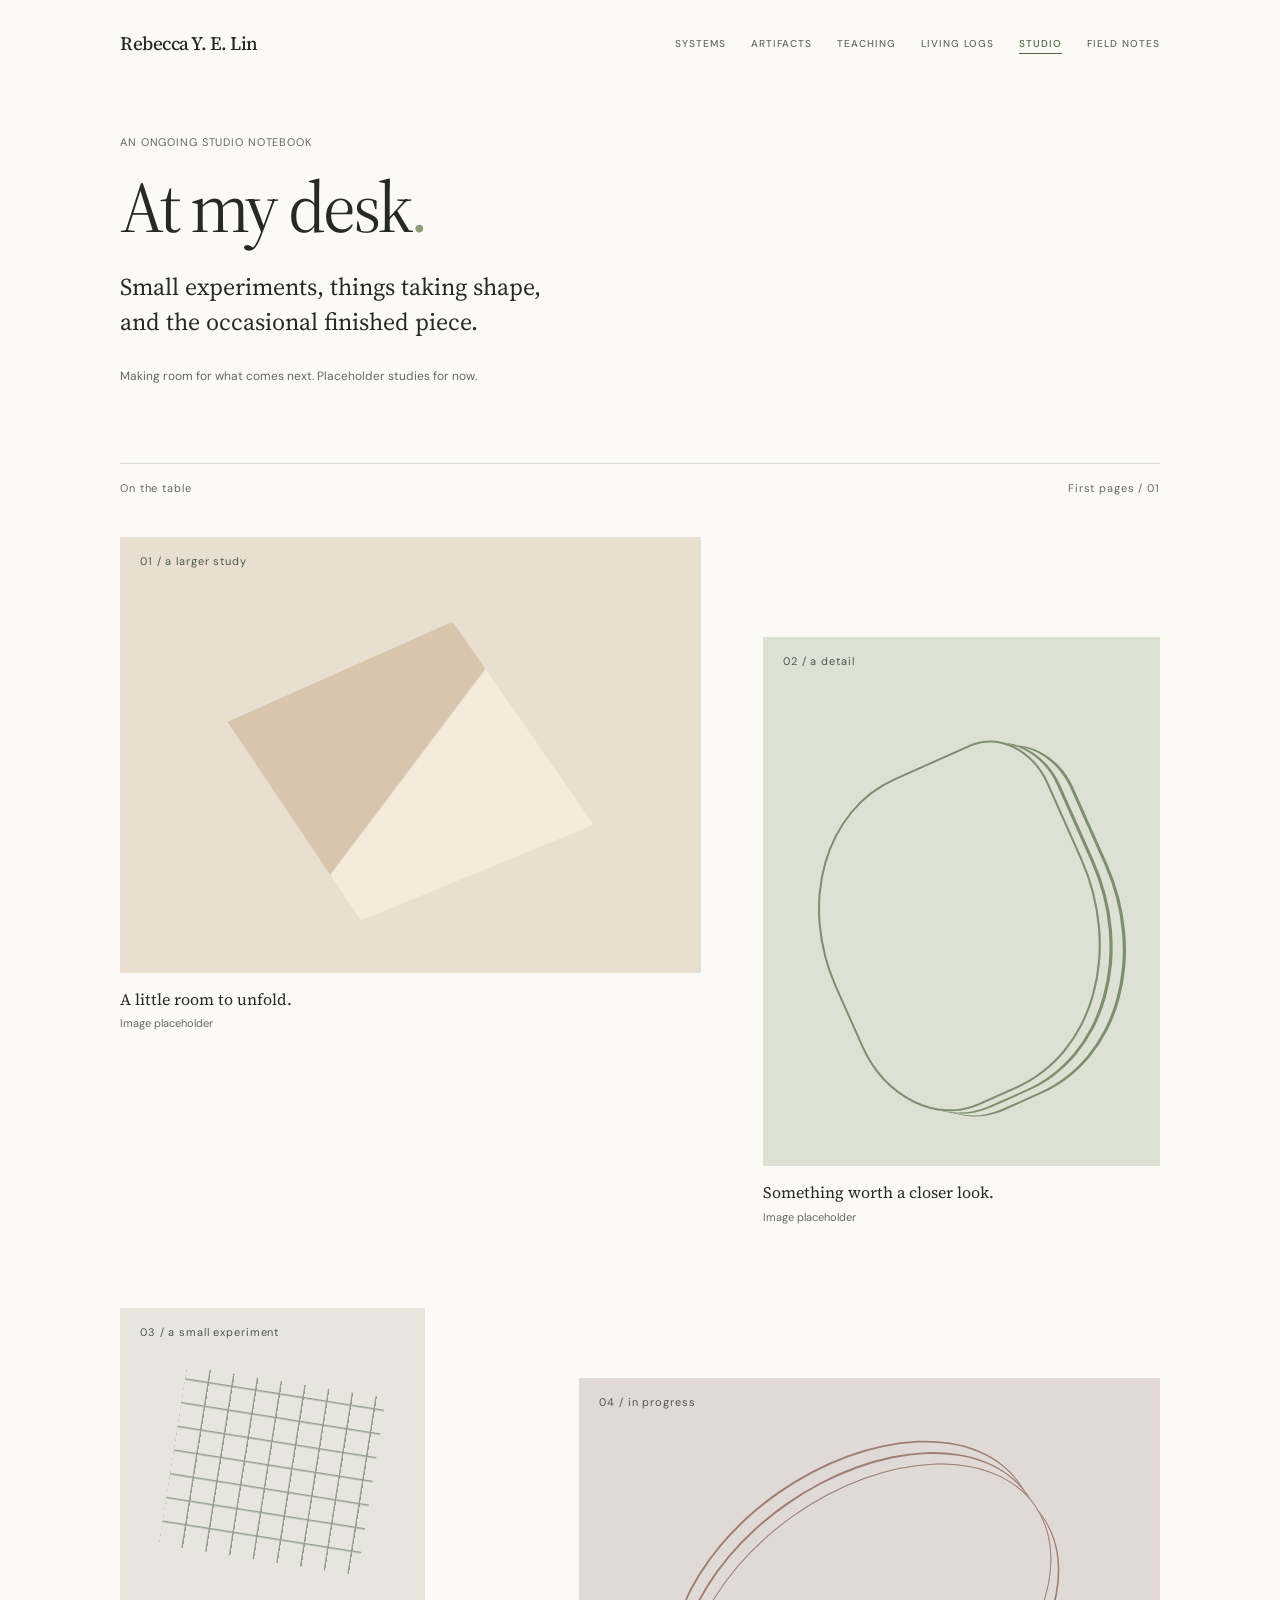
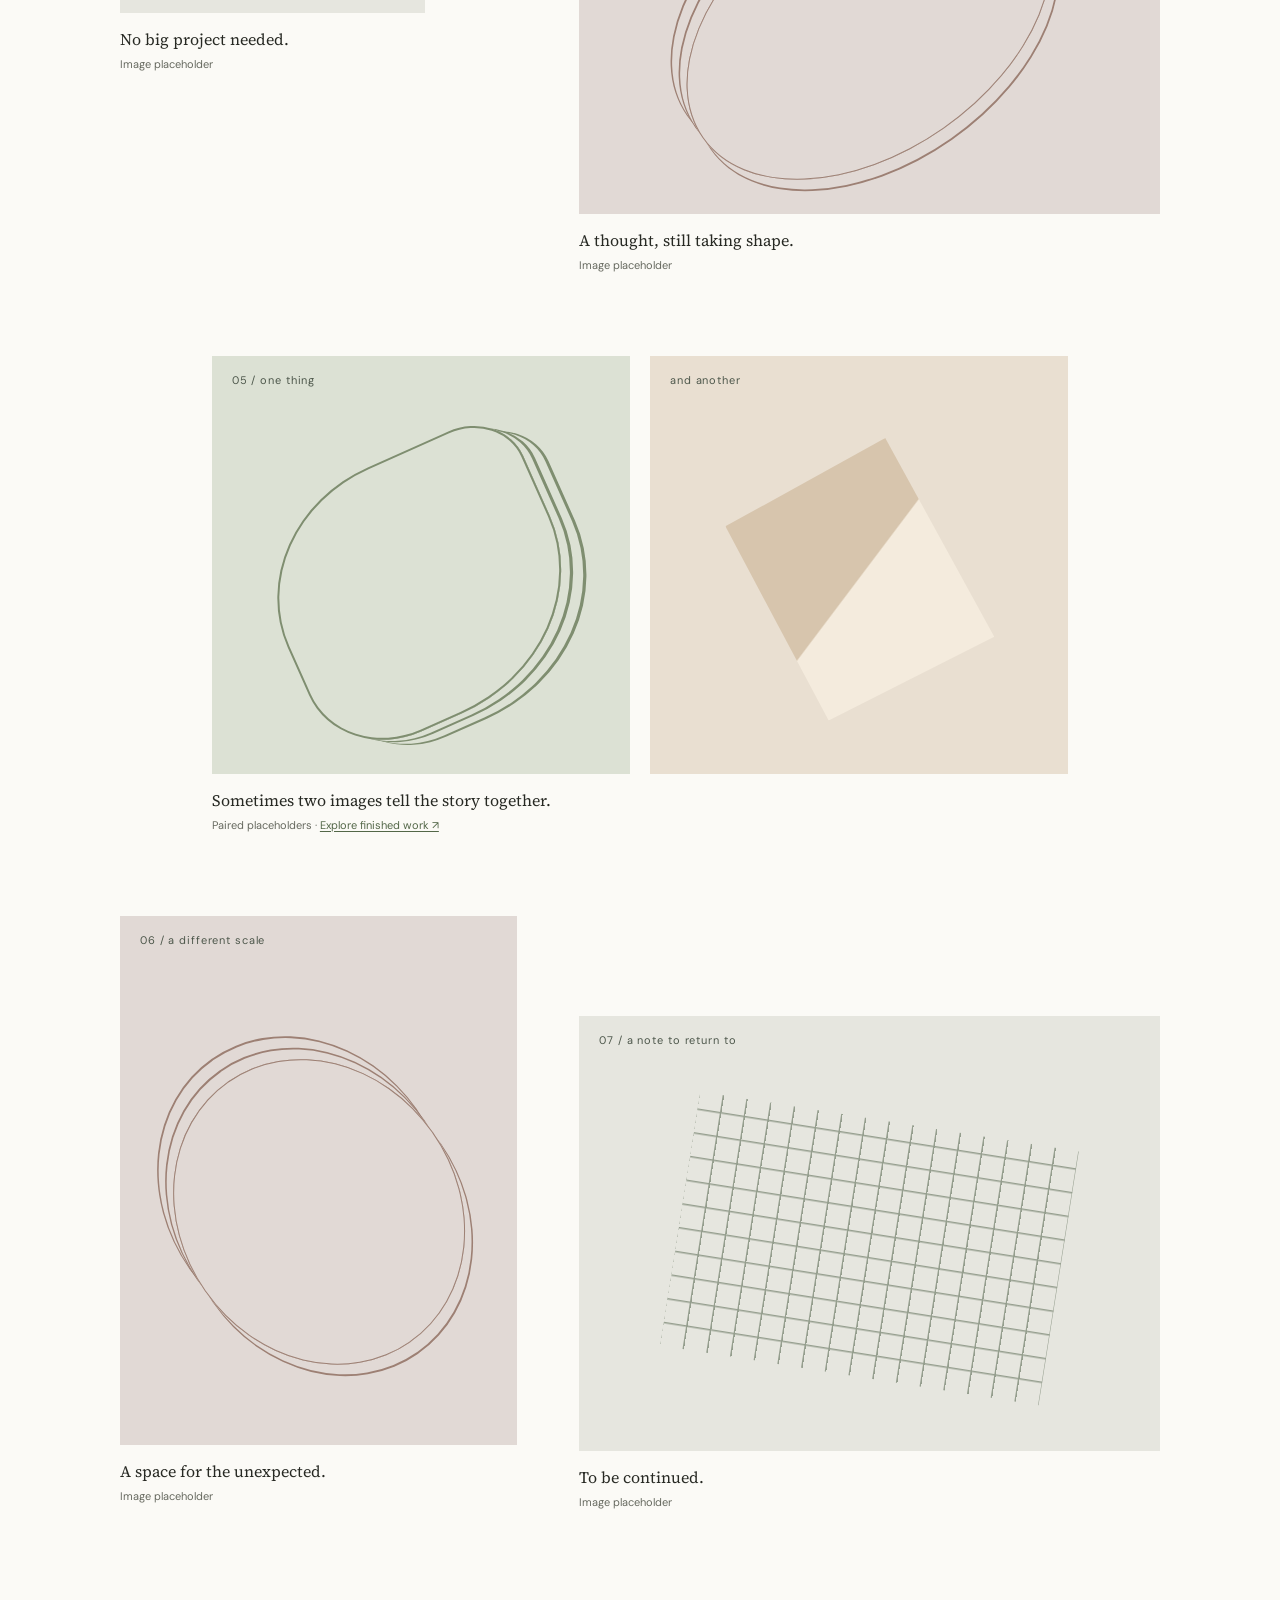
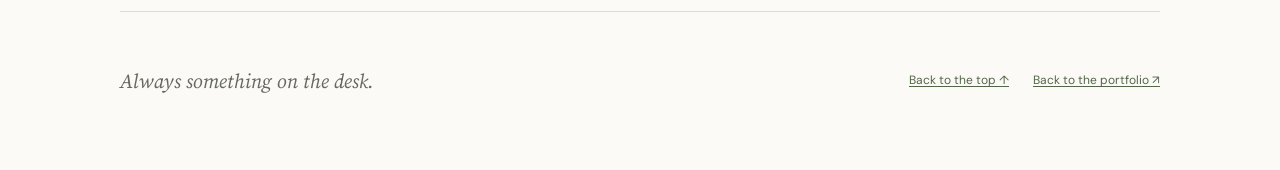
<file: studio/index.html>
<!doctype html>
<html lang="en">
<head>
<meta charset="utf-8"><meta name="viewport" content="width=device-width, initial-scale=1">
<title>At my desk — Rebecca Y. E. Lin</title>
<meta name="description" content="A rolling notebook of making, experiments, and things in progress by Rebecca Y. E. Lin.">
<link rel="canonical" href="https://rebeccayelin.github.io/studio/">
<link rel="preconnect" href="https://fonts.googleapis.com"><link rel="preconnect" href="https://fonts.gstatic.com" crossorigin>
<link href="https://fonts.googleapis.com/css2?family=DM+Sans:opsz,wght@9..40,400;9..40,500&amp;family=Source+Serif+4:ital,opsz,wght@0,8..60,400;0,8..60,500;0,8..60,600;1,8..60,400;1,8..60,500&amp;display=swap" rel="stylesheet"/>
<link rel="stylesheet" href="studio.css"><script src="studio.js" defer></script>
<link rel="stylesheet" href="../stylesheets/shared.css">
</head>
<body id="top" class="studio-page">
<a class="skip" href="#desk">Skip to the desk</a>
<header class="site-header"><a class="site-name" href="../">Rebecca Y. E. Lin</a><nav class="site-links" aria-label="Main navigation"><a href="../#research">Systems</a><a href="../#gallery">Artifacts</a><a href="../#teaching">Teaching</a><a href="../#news">Living Logs</a><a href="./" aria-current="page">Studio</a><a href="../field-notes/">Field Notes</a></nav></header>
<main>
<div class="intro"><p class="eyebrow">An ongoing studio notebook</p><h1>At my desk<span aria-hidden="true">.</span></h1><p>Small experiments, things taking shape,<br>and the occasional finished piece.</p><p class="preview-note">Making room for what comes next. Placeholder studies for now.</p></div>
<section id="desk" aria-label="Studio entries">
<div class="chapter"><span>On the table</span><span>First pages / 01</span></div>
<div class="desk-grid">
<!-- Entries stay in reading order. Replace each placeholder with an img (width and height included), or an anchor wrapping an img. Captions and links are optional. -->
<figure class="entry wide"><div class="placeholder fold landscape" role="img" aria-label="Landscape image placeholder"><span>01 / a larger study</span><i></i></div><figcaption>A little room to unfold.<span class="type">Image placeholder</span></figcaption></figure>
<figure class="entry narrow lowered"><div class="placeholder thread portrait" role="img" aria-label="Portrait image placeholder"><span>02 / a detail</span><i></i></div><figcaption>Something worth a closer look.<span class="type">Image placeholder</span></figcaption></figure>
<figure class="entry small"><div class="placeholder grid square" role="img" aria-label="Square image placeholder"><span>03 / a small experiment</span><i></i></div><figcaption>No big project needed.<span class="type">Image placeholder</span></figcaption></figure>
<figure class="entry medium offset"><div class="placeholder curves landscape" role="img" aria-label="Wide image placeholder"><span>04 / in progress</span><i></i></div><figcaption>A thought, still taking shape.<span class="type">Image placeholder</span></figcaption></figure>
<figure class="entry full"><div class="pair"><div class="placeholder thread square" role="img" aria-label="First image in a paired placeholder study"><span>05 / one thing</span><i></i></div><div class="placeholder fold square" role="img" aria-label="Second image in a paired placeholder study"><span>and another</span><i></i></div></div><figcaption>Sometimes two images tell the story together.<span class="type">Paired placeholders · <a href="../#gallery">Explore finished work ↗</a></span></figcaption></figure>
<figure class="entry narrow"><div class="placeholder curves portrait" role="img" aria-label="Tall image placeholder"><span>06 / a different scale</span><i></i></div><figcaption>A space for the unexpected.<span class="type">Image placeholder</span></figcaption></figure>
<figure class="entry wide lowered"><div class="placeholder grid landscape" role="img" aria-label="Landscape image placeholder"><span>07 / a note to return to</span><i></i></div><figcaption>To be continued.<span class="type">Image placeholder</span></figcaption></figure>
</div>
</section>
<footer><p>Always something on the desk.</p><a href="#top">Back to the top ↑</a><a href="../">Back to the portfolio ↗</a></footer>
</main></body></html>
</file>
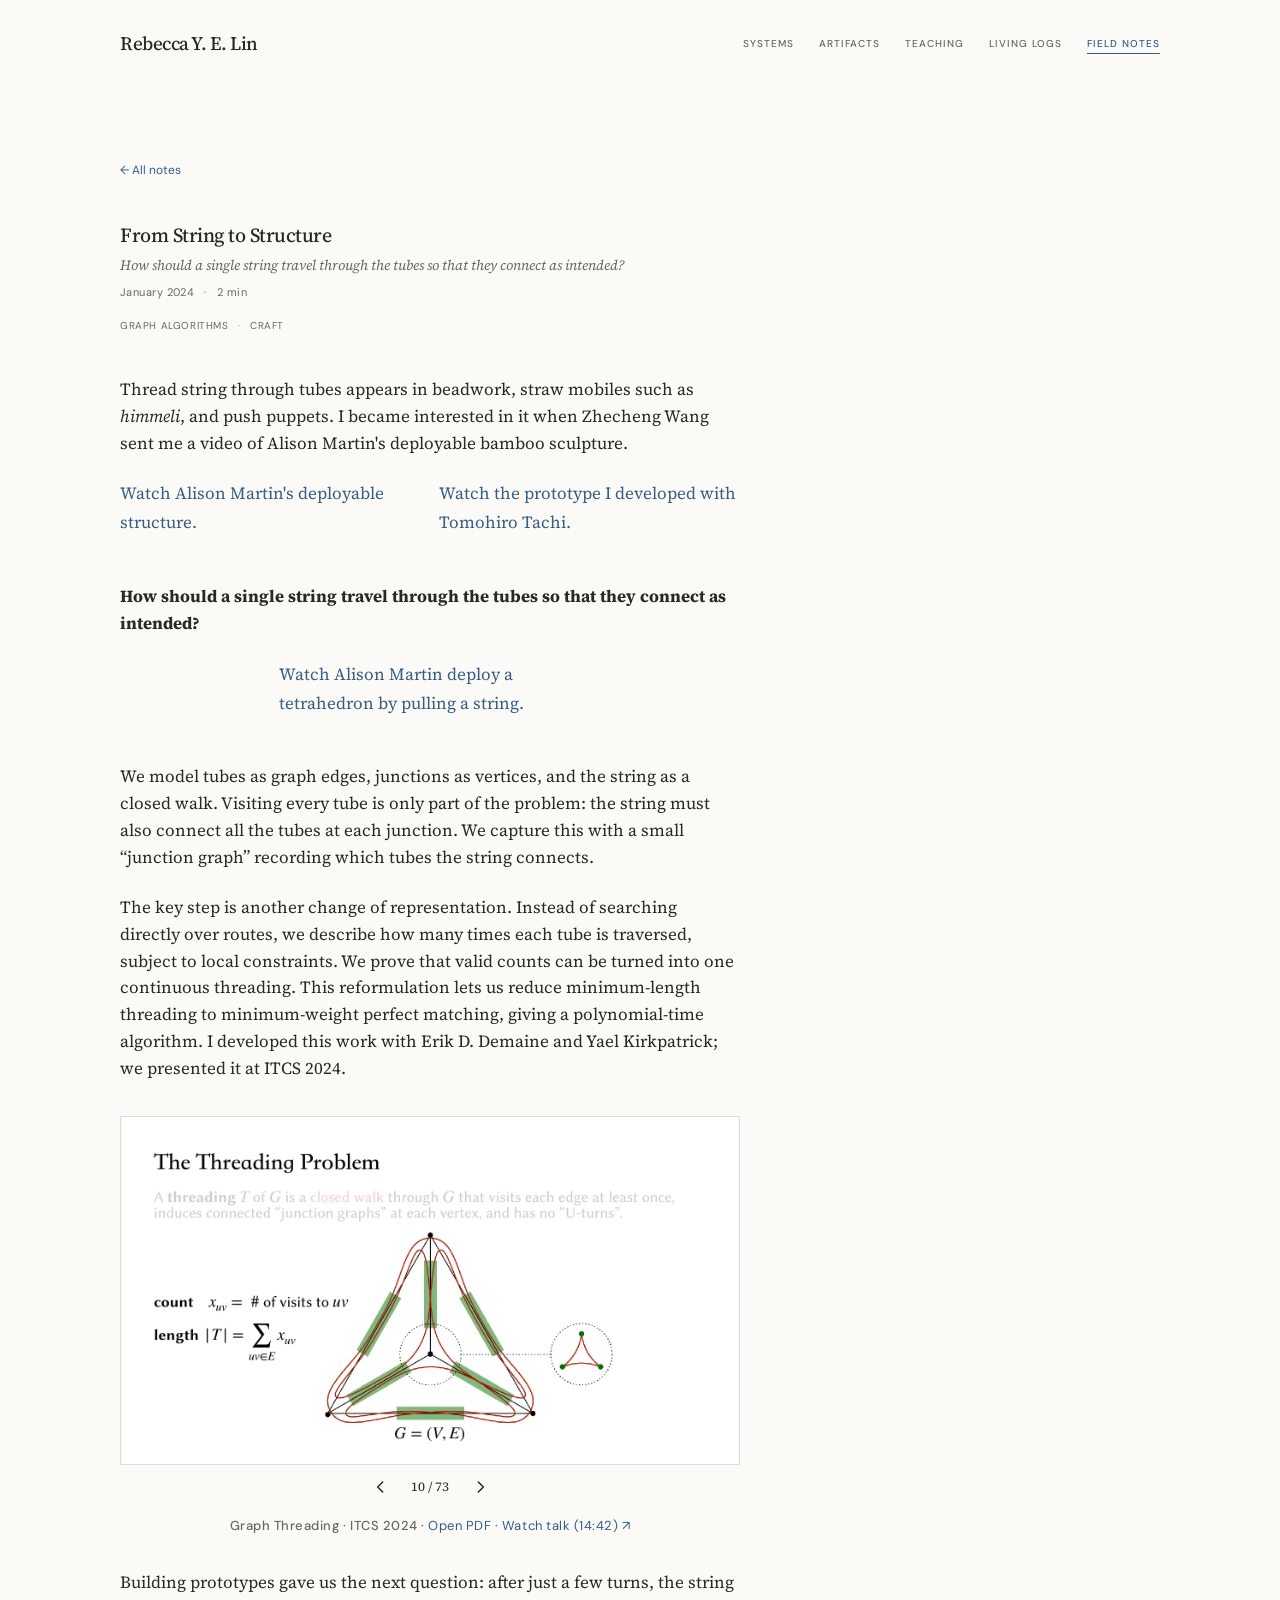
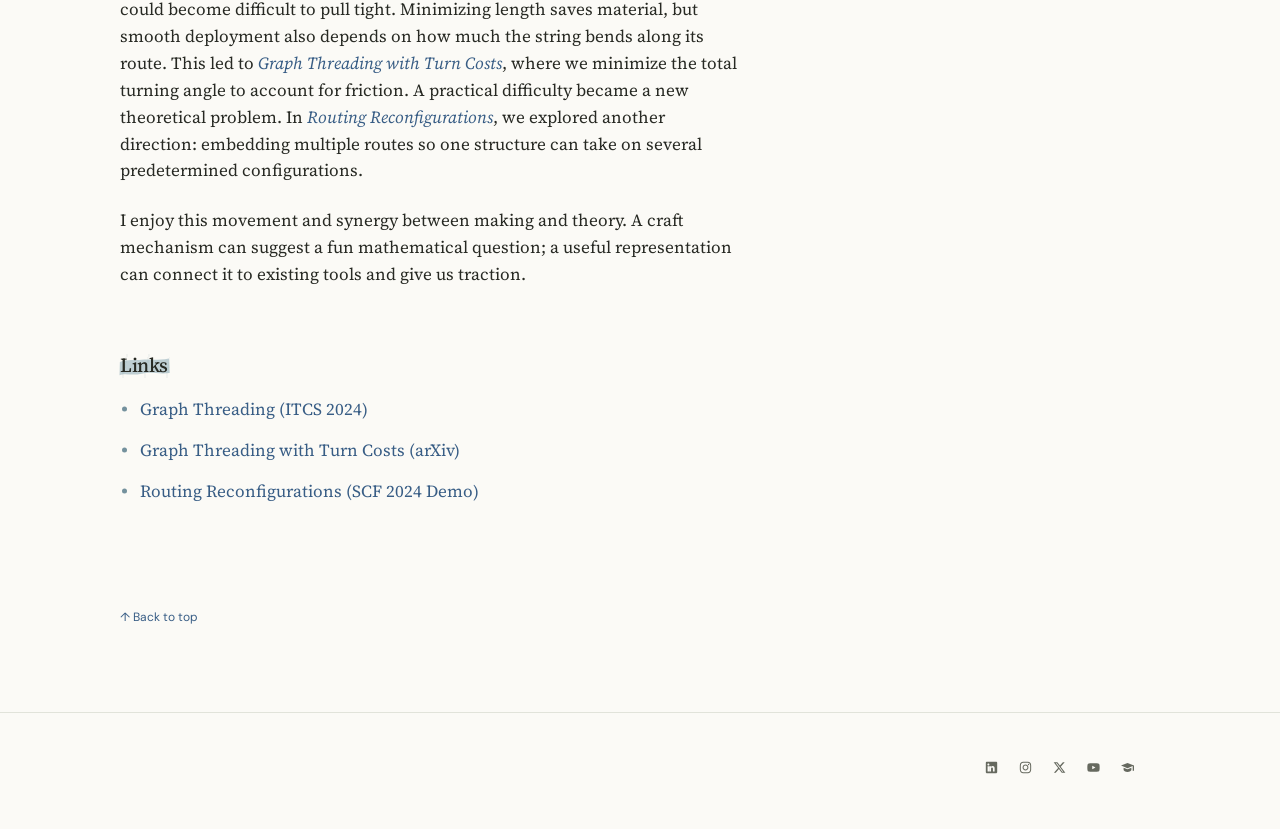
<file: field-notes/threading/index.html>
<!DOCTYPE html>
<!-- Public Field Note. Edit this static page directly. -->
<html lang="en">
  <head>
    <meta charset="utf-8" />
    <meta name="viewport" content="width=device-width, initial-scale=1" />
    <meta name="description" content="How should a single string travel through the tubes so that they connect as intended?" />
    <meta name="theme-color" content="#fafaf9" />
    <meta property="og:type" content="article" />
    <meta property="og:title" content="From String to Structure — Rebecca Y. E. Lin" />
    <meta property="og:description" content="How should a single string travel through the tubes so that they connect as intended?" />
    <meta property="og:url" content="https://rebeccayelin.github.io/field-notes/threading/" />
    <meta name="twitter:card" content="summary" />
    <meta name="twitter:title" content="From String to Structure — Rebecca Y. E. Lin" />
    <meta name="twitter:description" content="How should a single string travel through the tubes so that they connect as intended?" />
    <link rel="canonical" href="https://rebeccayelin.github.io/field-notes/threading/" />
    <title>From String to Structure — Rebecca Y. E. Lin</title>


    <link rel="preconnect" href="https://fonts.googleapis.com" />
    <link rel="preconnect" href="https://fonts.gstatic.com" crossorigin />
    <link href="https://fonts.googleapis.com/css2?family=DM+Sans:opsz,wght@9..40,400;9..40,500&family=Source+Serif+4:ital,opsz,wght@0,8..60,400;0,8..60,500;0,8..60,600;1,8..60,400;1,8..60,500&display=swap" rel="stylesheet" />
    <link rel="stylesheet" href="../../stylesheets/main.css?v=9cfd04a05551" />
    <link rel="stylesheet" href="../../stylesheets/blog.css?v=9cfd04a05551" />
  <link rel="stylesheet" href="../../stylesheets/shared.css">
<link rel="stylesheet" href="../../stylesheets/field-notes.css">
</head>
  <body class="blog-page blog-post-page" id="top">
    <header class="site-header"><a class="site-name" href="../../">Rebecca Y. E. Lin</a><nav class="site-links" aria-label="Main navigation"><a href="../../#research">Systems</a><a href="../../#gallery">Artifacts</a><a href="../../#teaching">Teaching</a><a href="../../#news">Living Logs</a><a href="../" aria-current="location">Field Notes</a></nav></header>
    <main class="container blog-shell">
      <article class="blog-post">
        <header class="blog-post-header">
          <a class="blog-back" href="../index.html">← All notes</a>
          <h1>From String to Structure</h1>
          <p class="blog-dek">How should a single string travel through the tubes so that they connect as intended?</p>
          <div class="blog-post-meta">
            <time datetime="2024-01">January 2024</time>
            <span>2 min</span>
          </div>
          <ul class="blog-tags" aria-label="Topics"><li>Graph Algorithms</li><li>Craft</li></ul>
        </header>
        <div class="blog-prose">
          <p>Thread string through tubes appears in beadwork, straw mobiles such as <em>himmeli</em>, and push puppets. I became interested in it when Zhecheng Wang sent me a video of Alison Martin&#39;s deployable bamboo sculpture.</p>
<div class="blog-social-pair">
<div class="blog-social-embed">
<blockquote class="twitter-tweet" data-conversation="none" data-align="center" data-width="550" data-dnt="true">
  <a href="https://twitter.com/alisonmartin57/status/1461643652946698240">Watch Alison Martin's deployable structure.</a>
</blockquote>
</div>
<div class="blog-social-embed">
<blockquote class="twitter-tweet" data-conversation="none" data-align="center" data-width="550" data-dnt="true">
  <a href="https://twitter.com/rebeccayelin/status/1749193197031469102">Watch the prototype I developed with Tomohiro Tachi.</a>
</blockquote>
</div>
</div><p><strong>How should a single string travel through the tubes so that they connect as intended?</strong></p>
<div class="blog-social-embed blog-social-single">
<div class="blog-social-slot">
<blockquote class="twitter-tweet" data-conversation="none" data-align="center" data-width="550" data-dnt="true">
  <a href="https://twitter.com/alisonmartin57/status/1459144141028433925">Watch Alison Martin deploy a tetrahedron by pulling a string.</a>
</blockquote>
</div>
</div>
<script async src="https://platform.twitter.com/widgets.js" charset="utf-8"></script><p>We model tubes as graph edges, junctions as vertices, and the string as a closed walk. Visiting every tube is only part of the problem: the string must also connect all the tubes at each junction. We capture this with a small “junction graph” recording which tubes the string connects.</p>
<p>The key step is another change of representation. Instead of searching directly over routes, we describe how many times each tube is traversed, subject to local constraints. We prove that valid counts can be turned into one continuous threading. This reformulation lets us reduce minimum-length threading to minimum-weight perfect matching, giving a polynomial-time algorithm. I developed this work with Erik D. Demaine and Yael Kirkpatrick; we presented it at ITCS 2024.</p>
<figure class="blog-slide-viewer" data-slide-viewer data-slide-count="73" data-slide-start="10" data-slide-base="./assets/slides/slide-" tabindex="0" aria-label="Graph Threading — ITCS 2024 slides">
  <img data-slide-image src="./assets/slides/slide-10.webp" width="1440" height="810" loading="lazy" alt="Graph Threading presentation, slide 10 of 73" />
  <div class="blog-slide-controls" data-slide-controls hidden>
    <button type="button" data-slide-prev aria-label="Previous slide"><svg viewBox="0 0 24 24" width="20" height="20" aria-hidden="true" fill="none" stroke="currentColor" stroke-width="1.8" stroke-linecap="round" stroke-linejoin="round"><polyline points="14 6 8 12 14 18" /></svg></button>
    <span data-slide-counter aria-live="polite" aria-atomic="true">10 / 73</span>
    <button type="button" data-slide-next aria-label="Next slide"><svg viewBox="0 0 24 24" width="20" height="20" aria-hidden="true" fill="none" stroke="currentColor" stroke-width="1.8" stroke-linecap="round" stroke-linejoin="round"><polyline points="10 6 16 12 10 18" /></svg></button>
  </div>
  <figcaption>Graph Threading · ITCS 2024 · <a href="./assets/slides/graph-threading-itcs2024.pdf">Open PDF</a> · <a href="https://www.youtube.com/watch?v=EJLky_q_UYE" target="_blank" rel="noopener">Watch talk (14:42) ↗</a></figcaption>
</figure><p>Building prototypes gave us the next question: after just a few turns, the string could become difficult to pull tight. Minimizing length saves material, but smooth deployment also depends on how much the string bends along its route. This led to <a href="https://arxiv.org/abs/2405.17953"><em>Graph Threading with Turn Costs</em></a>, where we minimize the total turning angle to account for friction. A practical difficulty became a new theoretical problem. In <a href="https://rebeccayelin.github.io/routing-reconfigurations/"><em>Routing Reconfigurations</em></a>, we explored another direction: embedding multiple routes so one structure can take on several predetermined configurations.</p>
<p>I enjoy this movement and synergy between making and theory. A craft mechanism can suggest a fun mathematical question; a useful representation can connect it to existing tools and give us traction. </p>
<h2>Links</h2>
<ul>
<li><a href="https://arxiv.org/abs/2309.10122">Graph Threading (ITCS 2024)</a></li>
<li><a href="https://arxiv.org/abs/2405.17953">Graph Threading with Turn Costs (arXiv)</a></li>
<li><a href="https://rebeccayelin.github.io/routing-reconfigurations/">Routing Reconfigurations (SCF 2024 Demo)</a></li>
</ul>
        </div>
        <div class="blog-post-footer">
          <a href="#top">↑ Back to top</a>
        </div>
      </article>
    </main>

    <footer>
      <div class="container footer-grid">

    <nav class="footer-social" aria-label="Social media links">

            <a href="https://www.linkedin.com/in/rebeccayelin/" target="_blank" rel="noopener" title="LinkedIn">
              <svg class="icon" viewBox="0 0 448 512" width="1em" height="1em" fill="currentColor" aria-hidden="true" focusable="false"><path d="M416 32H31.9C14.3 32 0 46.5 0 64.3v383.4C0 465.5 14.3 480 31.9 480H416c17.6 0 32-14.5 32-32.3V64.3c0-17.8-14.4-32.3-32-32.3zM135.4 416H69V202.2h66.5V416zm-33.2-243c-21.3 0-38.5-17.3-38.5-38.5S80.9 96 102.2 96c21.2 0 38.5 17.3 38.5 38.5 0 21.3-17.2 38.5-38.5 38.5zm244.8 243h-66.4V312c0-24.8-.5-56.7-34.5-56.7-34.6 0-39.9 27-39.9 54.9V416h-66.4V202.2h63.7v29.2h.9c8.9-16.8 30.6-34.5 62.9-34.5 67.2 0 79.7 44.3 79.7 101.9V416z" /></svg>
              <span class="sr-only">LinkedIn</span>
            </a>

            <a href="https://instagram.com/rebeccayelin" target="_blank" rel="noopener" title="Instagram">
              <svg class="icon" viewBox="0 0 448 512" width="1em" height="1em" fill="currentColor" aria-hidden="true" focusable="false"><path d="M224.1 141c-63.6 0-114.9 51.3-114.9 114.9s51.3 114.9 114.9 114.9S339 319.5 339 255.9 287.7 141 224.1 141zm0 189.6c-41.1 0-74.7-33.5-74.7-74.7s33.5-74.7 74.7-74.7 74.7 33.5 74.7 74.7-33.6 74.7-74.7 74.7zm146.4-194.3c0 14.9-12 26.8-26.8 26.8-14.9 0-26.8-12-26.8-26.8s12-26.8 26.8-26.8 26.8 12 26.8 26.8zm76.1 27.2c-1.7-35.9-9.9-67.7-36.2-93.9-26.2-26.2-58-34.4-93.9-36.2-37-2.1-147.9-2.1-184.9 0-35.8 1.7-67.6 9.9-93.9 36.1s-34.4 58-36.2 93.9c-2.1 37-2.1 147.9 0 184.9 1.7 35.9 9.9 67.7 36.2 93.9s58 34.4 93.9 36.2c37 2.1 147.9 2.1 184.9 0 35.9-1.7 67.7-9.9 93.9-36.2 26.2-26.2 34.4-58 36.2-93.9 2.1-37 2.1-147.8 0-184.8zM398.8 388c-7.8 19.6-22.9 34.7-42.6 42.6-29.5 11.7-99.5 9-132.1 9s-102.7 2.6-132.1-9c-19.6-7.8-34.7-22.9-42.6-42.6-11.7-29.5-9-99.5-9-132.1s-2.6-102.7 9-132.1c7.8-19.6 22.9-34.7 42.6-42.6 29.5-11.7 99.5-9 132.1-9s102.7-2.6 132.1 9c19.6 7.8 34.7 22.9 42.6 42.6 11.7 29.5 9 99.5 9 132.1s2.7 102.7-9 132.1z" /></svg>
              <span class="sr-only">Instagram</span>
            </a>

            <a href="https://x.com/rebeccayelin" target="_blank" rel="noopener" title="X (Twitter)">
              <svg class="icon" viewBox="0 0 512 512" width="1em" height="1em" fill="currentColor" aria-hidden="true" focusable="false"><path d="M389.2 48h70.6L305.6 224.2 487 464H345L233.7 318.6 106.5 464H35.8L200.7 275.5 26.8 48H172.4L272.9 180.9 389.2 48zM364.4 421.8h39.1L151.1 88h-42L364.4 421.8z" /></svg>
              <span class="sr-only">X (Twitter)</span>
            </a>

            <a href="https://youtube.com/@rebeccayelin" target="_blank" rel="noopener" title="YouTube">
              <svg class="icon" viewBox="0 0 576 512" width="1em" height="1em" fill="currentColor" aria-hidden="true" focusable="false"><path d="M549.655 124.083c-6.281-23.65-24.787-42.276-48.284-48.597C458.781 64 288 64 288 64S117.22 64 74.629 75.486c-23.497 6.322-42.003 24.947-48.284 48.597-11.412 42.867-11.412 132.305-11.412 132.305s0 89.438 11.412 132.305c6.281 23.65 24.787 41.5 48.284 47.821C117.22 448 288 448 288 448s170.78 0 213.371-11.486c23.497-6.321 42.003-24.171 48.284-47.821 11.412-42.867 11.412-132.305 11.412-132.305s0-89.438-11.412-132.305zm-317.51 213.508V175.185l142.739 81.205-142.739 81.201z" /></svg>
              <span class="sr-only">YouTube</span>
            </a>

            <a href="https://scholar.google.com/citations?hl=en&amp;user=v7iwWi8AAAAJ&amp;view_op=list_works&amp;sortby=pubdate" target="_blank" rel="noopener" title="Google Scholar">
              <svg class="icon" viewBox="0 0 640 512" width="1em" height="1em" fill="currentColor" aria-hidden="true" focusable="false"><path d="M320 32L0 160l320 128 256-102.4V416h64V160zM128 268.8V384c0 35.3 86 96 192 96s192-60.7 192-96V268.8L320 345.6z" /></svg>
              <span class="sr-only">Google Scholar</span>
            </a>

    </nav>

      </div>
    </footer>

    <script src="./assets/slides.js"></script>
  </body>
</html>
</file>
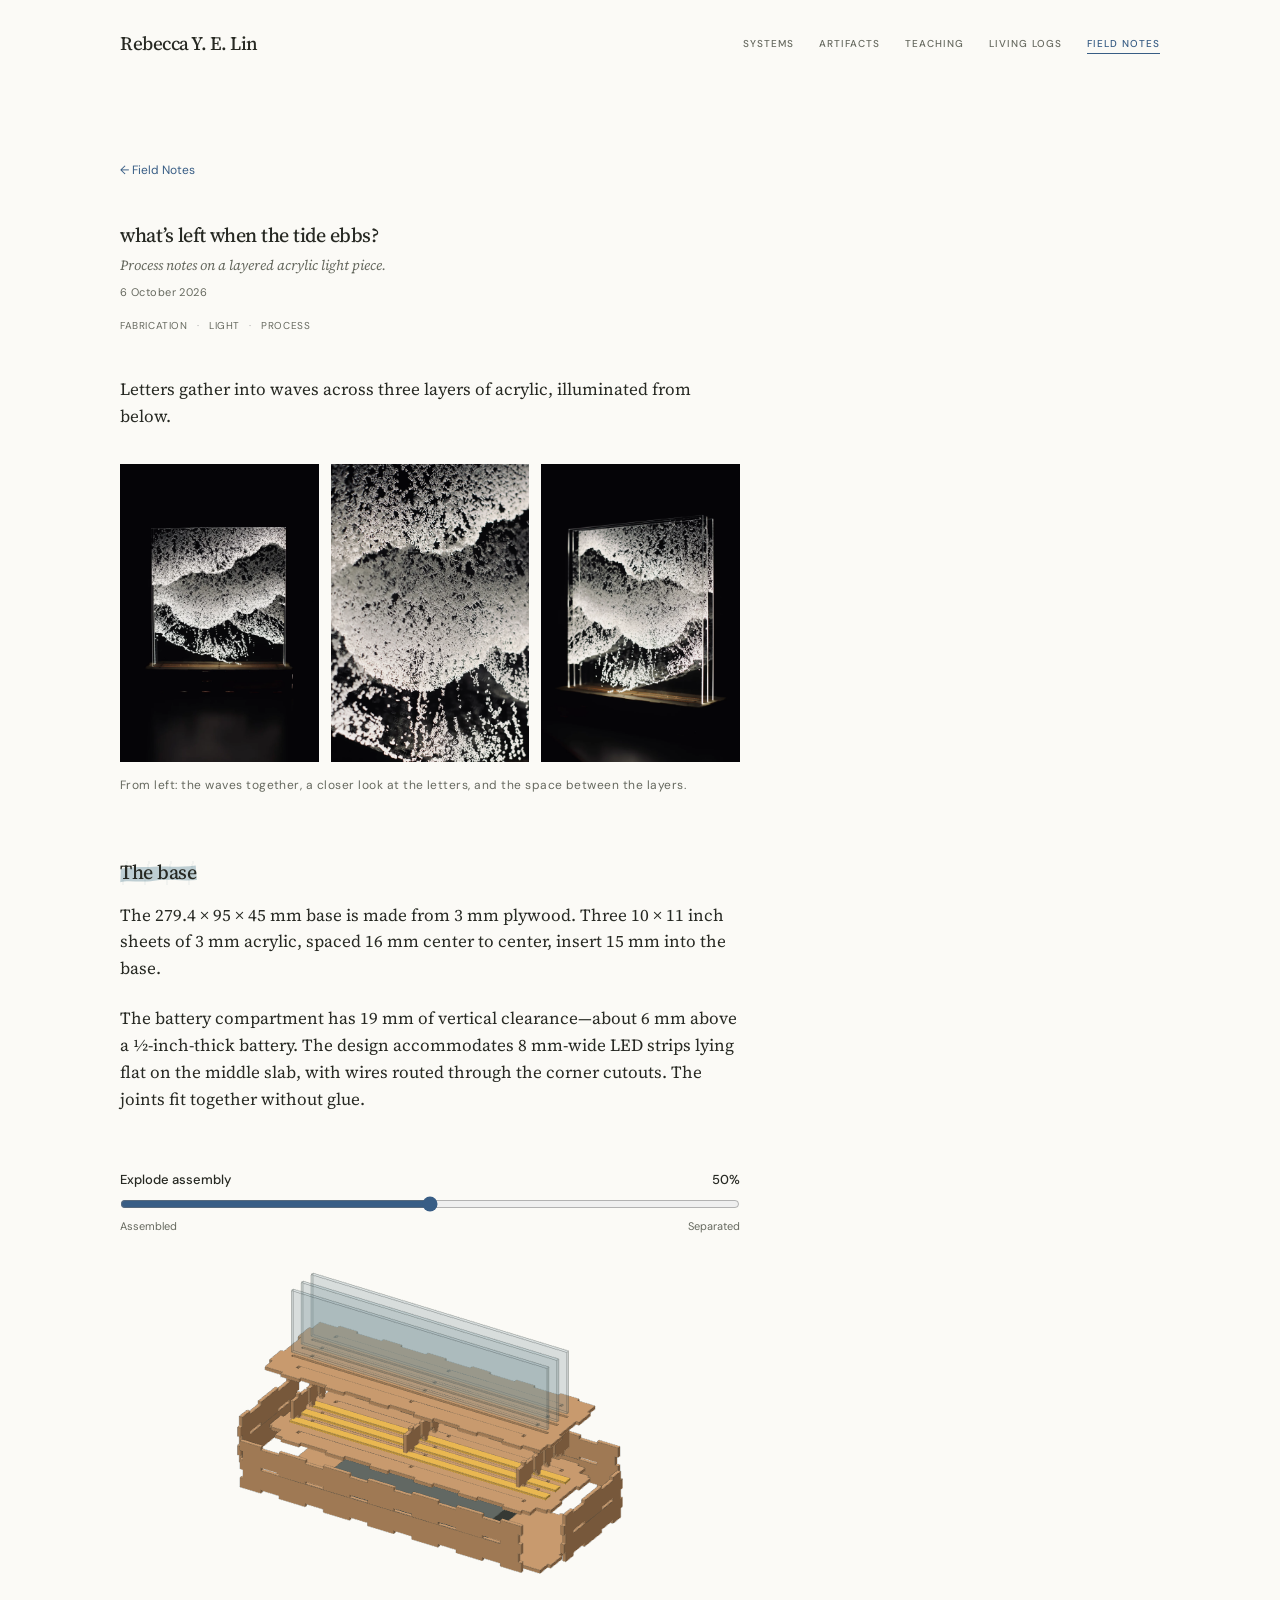
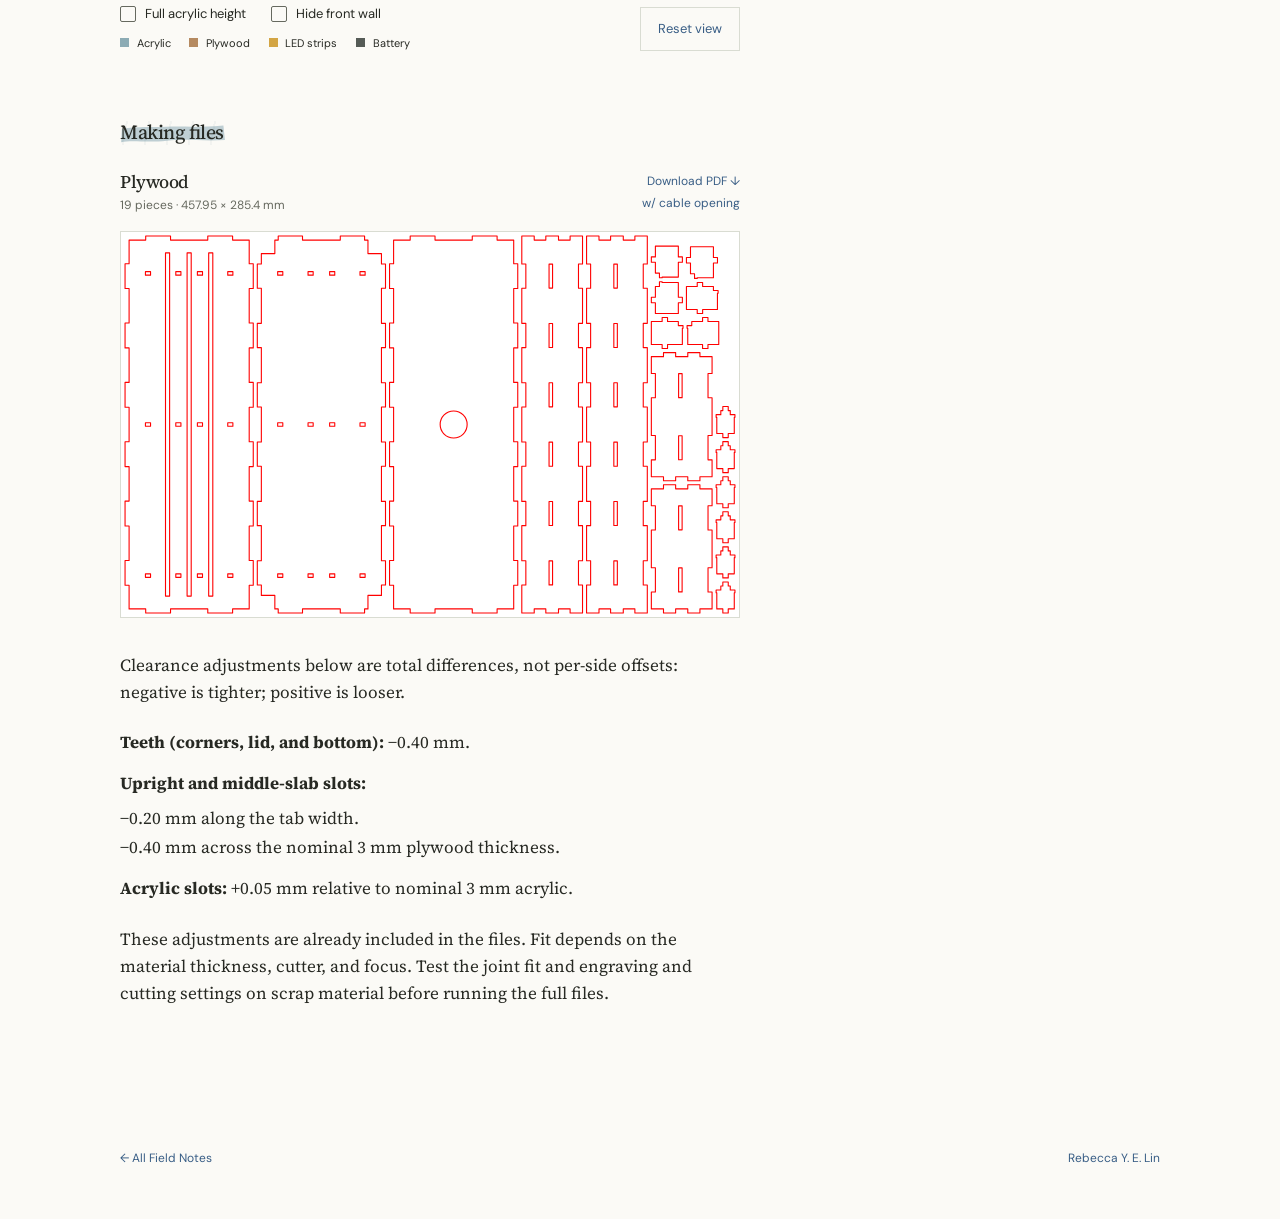
<file: field-notes/tide/index.html>
<!DOCTYPE html>
<html lang="en">
<head>
    <meta charset="utf-8" />
    <meta name="viewport" content="width=device-width, initial-scale=1" />
    <meta name="description" content="How a laser-cut base supports and lights three layers of acrylic, with an interactive exploded assembly." />
    <meta name="theme-color" content="#fafaf9" />

    <meta property="og:type" content="article" />
    <meta property="og:title" content="what’s left when the tide ebbs? — Field Notes — Rebecca Y. E. Lin" />
    <meta property="og:description" content="How a laser-cut base supports and lights three layers of acrylic, with an interactive exploded assembly." />
    <meta property="og:url" content="https://rebeccayelin.github.io/field-notes/tide/" />
    <meta name="twitter:card" content="summary_large_image" />
    <meta name="twitter:title" content="what’s left when the tide ebbs? — Field Notes — Rebecca Y. E. Lin" />
    <meta name="twitter:description" content="How a laser-cut base supports and lights three layers of acrylic, with an interactive exploded assembly." />
    <link rel="canonical" href="https://rebeccayelin.github.io/field-notes/tide/" />
    <title>what’s left when the tide ebbs? — Field Notes — Rebecca Y. E. Lin</title>


    <link rel="preconnect" href="https://fonts.googleapis.com" />
    <link rel="preconnect" href="https://fonts.gstatic.com" crossorigin />
    <link href="https://fonts.googleapis.com/css2?family=DM+Sans:opsz,wght@9..40,400;9..40,500&family=Source+Serif+4:ital,opsz,wght@0,8..60,400;0,8..60,500;0,8..60,600;1,8..60,400;1,8..60,500&display=swap" rel="stylesheet" />
    <link rel="stylesheet" href="../../stylesheets/main.css?v=0de22fe65a3c" />
    <link rel="stylesheet" href="../../stylesheets/blog.css?v=0de22fe65a3c" />
  <link rel="stylesheet" href="../../stylesheets/shared.css">
<link rel="stylesheet" href="../../stylesheets/field-notes.css?v=df3d4315d496">
<meta property="og:image" content="https://rebeccayelin.github.io/field-notes/tide/assets/tide-finished.webp">
</head>
<body class="blog-page blog-post-page tide-page" id="top">
<a class="skip-link" href="#article">Skip to article</a>
<header class="site-header"><a class="site-name" href="../../">Rebecca Y. E. Lin</a><nav class="site-links" aria-label="Main navigation"><a href="../../#research">Systems</a><a href="../../#gallery">Artifacts</a><a href="../../#teaching">Teaching</a><a href="../../#news">Living Logs</a><a href="../" aria-current="location">Field Notes</a></nav></header><main class="container blog-shell" id="article"><article class="blog-post">
<a class="blog-back" href="../">← Field Notes</a>
<div class="blog-post-header"><h1>what’s left when the tide ebbs?</h1><p class="blog-dek">Process notes on a layered acrylic light piece.</p><div class="blog-post-meta"><time datetime="2026-10-06">6 October 2026</time></div><ul class="blog-tags"><li>Fabrication</li><li>Light</li><li>Process</li></ul></div>
<div class="blog-prose">
<p>Letters gather into waves across three layers of acrylic, illuminated from below.</p>
<figure class="tide-photo"><div class="tide-photo-grid"><a href="assets/tide-front.webp" aria-label="View full photo: Front view of Tide, with illuminated letterforms forming layered waves."><img src="assets/tide-front.webp" width="1132" height="1700" alt="Front view of Tide, with illuminated letterforms forming layered waves."></a><a href="assets/tide-detail.webp" aria-label="View full photo: Close-up of the engraved letters and overlapping wave textures."><img class="tide-detail-crop" src="assets/tide-detail.webp" width="1157" height="1700" alt="Close-up of the engraved letters and overlapping wave textures."></a><a href="assets/tide-finished.webp" aria-label="View full photo: Angled view showing the three acrylic layers and plywood base."><img src="assets/tide-finished.webp" width="1133" height="1700" alt="Angled view showing the three acrylic layers and plywood base."></a></div><figcaption>From left: the waves together, a closer look at the letters, and the space between the layers.</figcaption></figure>
<h2 id="assembly">The base</h2>
<p>The 279.4 × 95 × 45 mm base is made from 3 mm plywood. Three 10 × 11 inch sheets of 3 mm acrylic, spaced 16 mm center to center, insert 15 mm into the base.</p>
<p>The battery compartment has 19 mm of vertical clearance—about 6 mm above a ½-inch-thick battery. The design accommodates 8 mm-wide LED strips lying flat on the middle slab, with wires routed through the corner cutouts. The joints fit together without glue.</p>
<figure class="assembly-figure" id="tide-viewer">
<div class="model-toolbar"><label for="explode">Explode assembly <output id="explode-value" for="explode">50%</output></label><input id="explode" type="range" min="0" max="100" value="50" step="1" disabled><div class="range-ends"><span>Assembled</span><span>Separated</span></div></div>
<div class="model-stage" tabindex="0" role="img" aria-label="Interactive model of the wooden base. Drag to rotate, or use the arrow keys when focused. The slider separates the lid, supports, slab, walls, and bottom."><p class="model-loading">Loading the assembly…</p></div>
<div class="model-options"><div class="model-settings"><div class="model-toggles"><label><input id="full-height" type="checkbox" disabled> Full acrylic height</label><label><input id="cutaway" type="checkbox" disabled> Hide front wall</label></div><div class="model-legend"><span><i class="swatch acrylic" aria-hidden="true"></i>Acrylic</span><span><i class="swatch wood" aria-hidden="true"></i>Plywood</span><span><i class="swatch led" aria-hidden="true"></i>LED strips</span><span><i class="swatch battery" aria-hidden="true"></i>Battery</span></div></div><button id="reset-view" type="button" disabled>Reset view</button></div>
<noscript><p>The interactive model needs JavaScript. The assembly instructions and downloadable cut files below work without it.</p></noscript>
</figure>

<h2 id="files">Making files</h2>
<div class="cut-file-previews">
<section class="cut-file-group" aria-labelledby="plywood-files-title">
<div class="cut-file-heading"><div><h3 id="plywood-files-title">Plywood</h3><p>19 pieces · 457.95 × 285.4 mm</p></div><div class="cut-file-downloads"><a href="assets/tide-plywood-cut.pdf?v=ddb70ffa4bd6" download>Download PDF ↓</a><a href="assets/tide-plywood-cut-with-cable-opening.pdf" download>w/ cable opening</a></div></div>
<a class="plywood-cut-preview" href="assets/tide-plywood-cut.pdf?v=ddb70ffa4bd6" aria-label="Open the plywood cutting PDF"><img src="assets/plywood-preview.svg?v=a53ff1ac6b4a" width="1600" height="998" loading="lazy" alt="Full plywood cutting sheet: three horizontal panels, four walls, and twelve supports, outlined in red."></a>
</section></div>
<p>Clearance adjustments below are total differences, not per-side offsets: negative is tighter; positive is looser.</p>
<ul><li><strong>Teeth (corners, lid, and bottom):</strong> −0.40 mm.</li><li><strong>Upright and middle-slab slots:</strong><ul><li>−0.20 mm along the tab width.</li><li>−0.40 mm across the nominal 3 mm plywood thickness.</li></ul></li><li><strong>Acrylic slots:</strong> +0.05 mm relative to nominal 3 mm acrylic.</li></ul>
<p>These adjustments are already included in the files. Fit depends on the material thickness, cutter, and focus. Test the joint fit and engraving and cutting settings on scrap material before running the full files.</p>
</div></article></main>
<footer class="notes-footer"><a href="../">← All Field Notes</a><a href="../../">Rebecca Y. E. Lin</a></footer>
<script type="module">
import('./assets/assembly.js?v=bb5491a1705c').catch(() => { document.querySelector('.model-loading').textContent = 'The 3D model could not load. The assembly instructions and cut files are available below.'; });
</script>
</body></html>
</file>
<file: stylesheets/main.css>
/* ==========================================================================
   Variables – Sleek, minimal designer aesthetic
   ========================================================================== */
:root {
  --bg: #fafaf9;
  --bg-pure: #ffffff;
  --fg: #0a0a0a;
  --fg-soft: #1a1a1a;
  --muted: #525252;
  --muted-light: #5d5d5d;
  --muted-faint: #a3a3a3;
  --script-grey: #454545;
  --link: #171717;
  --link-hover: #000000;
  --link-hover-opacity: 0.62;
  --control-hover-opacity: 0.68;
  --hover-lift: -1px;
  --hover-preview-width: 200px;
  --border: #e5e5e5;
  --border-soft: #f0f0ef;
  --paper-frame: rgba(255, 255, 255, 0.96);
  --paper-frame-width: 5px;
  --highlight-rgb: 64, 104, 122;
  --paper-shadow-x: 2px;
  --paper-shadow-y: 4px;
  --paper-shadow-blur: 11px;
  --paper-shadow-spread: -3px;
  --paper-shadow-alpha: 0.17;
  --paper-shadow-contact-alpha: 0.11;
  --paper-shadow-hover-contact-alpha: 0.13;
  --paper-shadow-hover-alpha: 0.2;
  --pinned-shadow:
    0 0 0 1px rgba(24, 20, 18, 0.035),
    0 0 4px 1px rgba(24, 20, 18, 0.13);
  --pinned-shadow-hover:
    0 0 0 1px rgba(24, 20, 18, 0.04),
    0 0 5px 1px rgba(24, 20, 18, 0.15);
  --paper-frame-shadow:
    0 0 0 var(--paper-frame-width) var(--paper-frame),
    0 0 0 calc(var(--paper-frame-width) + 1px) rgba(24, 20, 18, 0.035),
    0 1px 3px -2px rgba(24, 20, 18, var(--paper-shadow-contact-alpha)),
    var(--paper-shadow-x) var(--paper-shadow-y) var(--paper-shadow-blur) var(--paper-shadow-spread) rgba(24, 20, 18, var(--paper-shadow-alpha));
  --paper-frame-shadow-hover:
    0 0 0 var(--paper-frame-width) var(--paper-frame),
    0 0 0 calc(var(--paper-frame-width) + 1px) rgba(24, 20, 18, 0.04),
    0 1px 4px -2px rgba(24, 20, 18, var(--paper-shadow-hover-contact-alpha)),
    var(--paper-shadow-x) calc(var(--paper-shadow-y) + 1px) calc(var(--paper-shadow-blur) + 2px) var(--paper-shadow-spread) rgba(24, 20, 18, var(--paper-shadow-hover-alpha));
  --project-media-shadow:
    0 0 0 var(--paper-frame-width) var(--paper-frame),
    0 0 0 calc(var(--paper-frame-width) + 1px) rgba(24, 20, 18, 0.06),
    0 1px 4px -2px rgba(24, 20, 18, var(--paper-shadow-contact-alpha)),
    var(--paper-shadow-x) calc(var(--paper-shadow-y) + 2px) calc(var(--paper-shadow-blur) + 4px) calc(var(--paper-shadow-spread) + 1px) rgba(24, 20, 18, var(--paper-shadow-alpha));
  --spacing-xs: 6px;
  --spacing-sm: 12px;
  --spacing-md: 16px;
  --spacing-lg: 24px;
  --spacing-xl: 32px;
  --spacing-xxl: 48px;
  --spacing-xxxl: 64px;
  --container-width: 840px;
  --background-gutter-gap: 28px;
  --background-grid-6: 420px;
  --background-grid-7: 490px;
  --background-grid-8: 560px;
  --text-measure: 544px;
  --font-size-xs: 12px;
  --font-size-sm: 15px;
  --font-size-base: 17px;
  --font-size-md: 18px;
  --font-size-lg: 20px;
  --font-size-xl: 24px;
  --font-weight-regular: 400;
  --font-weight-medium: 500;
  --font-weight-semibold: 600;
  --font-sans: "DM Sans", -apple-system, BlinkMacSystemFont, "Segoe UI", system-ui, sans-serif;
  --font-display: "Syne", var(--font-sans);
  --font-hand: "La Belle Aurore", cursive;
  --transition: 0.28s cubic-bezier(0.33, 1, 0.68, 1);
  --transition-slow: 0.45s cubic-bezier(0.33, 1, 0.68, 1);
}

/* ==========================================================================
   Base Styles
   ========================================================================== */
* {
  box-sizing: border-box;
}

html,
body {
  margin: 0;
  padding: 0;
  font-family: var(--font-sans);
  color: var(--fg);
  background-color: var(--bg);
  font-weight: 400;
  font-size: var(--font-size-base);
  line-height: 1.55;
  -webkit-font-smoothing: antialiased;
  -moz-osx-font-smoothing: grayscale;
  font-feature-settings: "kern" 1, "liga" 1;
  text-rendering: optimizeLegibility;
  overflow-x: clip;
  width: 100%;
}

html {
  min-height: 100%;
  overflow-x: clip;
}

body {
  position: relative;
  min-height: 100vh;
  min-height: 100dvh;
  background-color: transparent;
}

main,
footer {
  position: relative;
  z-index: 1;
}

/* ==========================================================================
   Typography & Links
   ========================================================================== */
p {
  margin: 0 0 var(--spacing-md);
  line-height: 1.6;
}

.thought-experiments,
.update-highlight-marker {
  --highlight-swatch: url("data:image/svg+xml,%3Csvg%20xmlns%3D%22http%3A%2F%2Fwww.w3.org%2F2000%2Fsvg%22%20viewBox%3D%220%200%20140%2034%22%20preserveAspectRatio%3D%22none%22%3E%3Cpath%20d%3D%22M5%2011%20C26%207%2044%209%2062%208%20C84%207%20105%209%20136%206%20L138%2026%20C110%2028%2085%2024%2063%2027%20C39%2030%2018%2026%204%2029%20Z%22%20fill%3D%22%23527f92%22%20fill-opacity%3D%220.36%22%2F%3E%3C%2Fsvg%3E");
  --highlight-height: 1.22em;
  --highlight-position: 0 0.08em;
  --highlight-padding-x: 0.14em;
  color: var(--fg);
  font-weight: 500;
  padding: 0.02em var(--highlight-padding-x) 0.08em;
  margin: -0.02em calc(-1 * var(--highlight-padding-x)) -0.08em;
  background-image:
    var(--highlight-swatch),
    repeating-linear-gradient(101deg, transparent 0 8px, rgba(var(--highlight-rgb), 0.05) 8px 10px, transparent 10px 18px);
  background-size: 100% var(--highlight-height), 22px var(--highlight-height);
  background-position: var(--highlight-position), var(--highlight-position);
  background-repeat: no-repeat, repeat-x;
  -webkit-box-decoration-break: clone;
  box-decoration-break: clone;
}

.thought-experiments--v2,
.updates-list li.update-highlighted--v2 .update-highlight-marker {
  --highlight-swatch: url("data:image/svg+xml,%3Csvg%20xmlns%3D%22http%3A%2F%2Fwww.w3.org%2F2000%2Fsvg%22%20viewBox%3D%220%200%20140%2034%22%20preserveAspectRatio%3D%22none%22%3E%3Cpath%20d%3D%22M3%2014%20C24%205%2047%2010%2070%208%20C91%206%20113%209%20138%2011%20L135%2028%20C111%2026%2090%2031%2068%2028%20C45%2025%2024%2031%205%2026%20Z%22%20fill%3D%22%235f8fa3%22%20fill-opacity%3D%220.33%22%2F%3E%3C%2Fsvg%3E");
  --highlight-height: 1.28em;
  --highlight-position: 0 0.06em;
  --highlight-padding-x: 0.16em;
}

.thought-experiments--v3,
.updates-list li.update-highlighted--v3 .update-highlight-marker {
  --highlight-swatch: url("data:image/svg+xml,%3Csvg%20xmlns%3D%22http%3A%2F%2Fwww.w3.org%2F2000%2Fsvg%22%20viewBox%3D%220%200%20140%2034%22%20preserveAspectRatio%3D%22none%22%3E%3Cpath%20d%3D%22M6%209%20C31%2011%2047%207%2067%209%20C89%2011%20110%207%20135%209%20L139%2025%20C115%2030%2089%2027%2068%2029%20C46%2031%2029%2026%203%2028%20Z%22%20fill%3D%22%23436f82%22%20fill-opacity%3D%220.31%22%2F%3E%3C%2Fsvg%3E");
  --highlight-height: 1.18em;
  --highlight-position: 0 0.12em;
  --highlight-padding-x: 0.12em;
}

.thought-experiments--v4,
.updates-list li.update-highlighted--v4 .update-highlight-marker {
  --highlight-swatch: url("data:image/svg+xml,%3Csvg%20xmlns%3D%22http%3A%2F%2Fwww.w3.org%2F2000%2Fsvg%22%20viewBox%3D%220%200%20140%2034%22%20preserveAspectRatio%3D%22none%22%3E%3Cpath%20d%3D%22M4%2012%20C27%208%2050%206%2074%209%20C98%2012%20114%207%20137%208%20L134%2027%20C111%2029%2094%2026%2073%2028%20C49%2030%2025%2027%205%2030%20Z%22%20fill%3D%22%236d9daf%22%20fill-opacity%3D%220.3%22%2F%3E%3C%2Fsvg%3E");
  --highlight-height: 1.3em;
  --highlight-position: 0 0.04em;
  --highlight-padding-x: 0.15em;
}

.thought-experiments--v5,
.updates-list li.update-highlighted--v5 .update-highlight-marker {
  --highlight-swatch: url("data:image/svg+xml,%3Csvg%20xmlns%3D%22http%3A%2F%2Fwww.w3.org%2F2000%2Fsvg%22%20viewBox%3D%220%200%20140%2034%22%20preserveAspectRatio%3D%22none%22%3E%3Cpath%20d%3D%22M5%2010%20C19%209%2040%207%2060%2010%20C84%2013%20102%207%20137%2010%20L136%2026%20C110%2025%2088%2030%2061%2027%20C38%2024%2023%2029%203%2026%20Z%22%20fill%3D%22%234f8498%22%20fill-opacity%3D%220.34%22%2F%3E%3C%2Fsvg%3E");
  --highlight-height: 1.24em;
  --highlight-position: 0 0.09em;
  --highlight-padding-x: 0.13em;
}

.update-highlight-marker {
  color: rgba(18, 47, 59, 0.84);
}

a {
  color: var(--link);
  font-weight: var(--font-weight-regular);
  text-decoration: none;
  transition: var(--transition);
}

a:hover {
  color: var(--link-hover);
  text-decoration: none;
}

.updates-list a,
.card-related a {
  display: inline;
  padding: 0;
  margin: 0;
  background: none;
  text-decoration: none;
  color: var(--link);
}

.updates-list a:hover:not(.hover-preview-link):not(:has(.hover-image-tag)),
.card-related a:hover:not(.hover-preview-link):not(:has(.hover-image-tag)) {
  color: var(--link-hover);
  opacity: var(--link-hover-opacity);
}

main p a,
.words-list a {
  text-decoration: none;
}

main p a:hover:not(.hover-preview-link):not(:has(.hover-image-tag)),
.words-list a:hover:not(.hover-preview-link):not(:has(.hover-image-tag)) {
  opacity: var(--link-hover-opacity);
}

a.hover-preview-link:hover,
a.hover-preview-link:focus-visible,
a:has(.hover-image-tag):hover,
a:has(.hover-image-tag):focus-visible {
  opacity: 1;
}

.hover-image-tag {
  position: relative;
  display: inline-flex;
  align-items: baseline;
  border-bottom: none;
  cursor: default;
  padding-bottom: 0;
  z-index: 150;
}

.hover-image-tag::after {
  content: "";
  position: absolute;
  left: 0.02em;
  right: 0.02em;
  bottom: 0.08em;
  height: 2px;
  background-image: url("data:image/svg+xml,%3Csvg width='4' height='3' viewBox='0 0 4 3' xmlns='http://www.w3.org/2000/svg'%3E%3Cpath d='M0.75 1.5h0.8' stroke='%23737373' stroke-opacity='0.58' stroke-width='1.8' stroke-linecap='round'/%3E%3C/svg%3E");
  background-size: 4px 2px;
  background-repeat: round no-repeat;
  pointer-events: none;
}

:is(
  .hover-image-preview,
  .margin-footnote-note img,
  .hero .card-image-container,
  .gallery-image-wrapper,
  .photo-scroll-item img
) {
  --paper-frame-shadow:
    0 0 0 var(--paper-frame-width) var(--paper-frame),
    0 0 0 calc(var(--paper-frame-width) + 1px) rgba(24, 20, 18, 0.035),
    0 1px 3px -2px rgba(24, 20, 18, var(--paper-shadow-contact-alpha)),
    var(--paper-shadow-x) var(--paper-shadow-y) var(--paper-shadow-blur) var(--paper-shadow-spread) rgba(24, 20, 18, var(--paper-shadow-alpha));
  --paper-frame-shadow-hover:
    0 0 0 var(--paper-frame-width) var(--paper-frame),
    0 0 0 calc(var(--paper-frame-width) + 1px) rgba(24, 20, 18, 0.04),
    0 1px 4px -2px rgba(24, 20, 18, var(--paper-shadow-hover-contact-alpha)),
    var(--paper-shadow-x) calc(var(--paper-shadow-y) + 1px) calc(var(--paper-shadow-blur) + 2px) var(--paper-shadow-spread) rgba(24, 20, 18, var(--paper-shadow-hover-alpha));
}

.hover-image-preview {
  --paper-shadow-x: -2px;
  --paper-shadow-y: 5px;
  --paper-shadow-blur: 13px;
  --paper-shadow-spread: -4px;
  --paper-shadow-alpha: 0.19;
  --paper-shadow-contact-alpha: 0.12;
  /* Positioned by JS (centered on the word, clamped to the viewport), so it
     uses fixed coordinates set via inline left/top. */
  position: fixed;
  left: 0;
  top: 0;
  width: max-content;
  height: max-content;
  max-width: calc(100vw - 16px);
  max-height: calc(100vh - 16px);
  padding: 0;
  background: var(--bg-pure);
  border: 1px solid rgba(20, 18, 16, 0.16);
  box-shadow: var(--paper-frame-shadow);
  isolation: isolate;
  overflow: visible;
  opacity: 0;
  visibility: hidden;
  pointer-events: none;
  transform: translateY(6px);
  transition: opacity var(--transition), transform var(--transition), visibility var(--transition);
  z-index: 9999;
}

.hover-image-preview img {
  width: var(--hover-preview-width) !important;
  height: auto !important;
  max-width: calc(100vw - 18px) !important;
  max-height: calc(100vh - 18px);
  margin: 0;
  display: block;
  object-fit: contain;
  image-rendering: auto;
}

/* Visibility is driven entirely by JS toggling .is-open (for both hover and
   tap), so positioning and show/hide never fight each other. */
.hover-image-tag.is-open .hover-image-preview,
.hover-image-preview.is-open {
  opacity: 1;
  visibility: visible;
  transform: translateY(0);
}

.hover-image-tag:focus-visible {
  outline: 2px solid var(--fg);
  outline-offset: 2px;
  border-radius: 2px;
}

.margin-footnote {
  display: inline;
  vertical-align: baseline;
}

.margin-footnote-anchor {
  display: inline-block;
  width: 0;
  height: 0;
  overflow: hidden;
  vertical-align: baseline;
}

.margin-footnote-note {
  display: block;
  margin: 0.65rem 0 0.75rem;
  padding-left: 0.9rem;
  border-left: 1px solid rgba(10, 10, 10, 0.18);
  color: var(--script-grey);
  font-family: var(--font-hand);
  font-size: 15px;
  font-style: normal;
  letter-spacing: 0;
  line-height: 0.98;
}

.margin-footnotes-ready .margin-footnote {
  position: relative;
  display: inline;
  width: auto;
  height: auto;
  line-height: inherit;
  vertical-align: baseline;
}

.margin-footnotes-ready .margin-footnote-note {
  --margin-note-width: clamp(136px, 13vw, 188px);
  position: absolute;
  top: var(--margin-footnote-y, -0.2em);
  left: var(--margin-footnote-x, calc(100% + 0.35rem));
  z-index: 80;
  width: var(--margin-note-width);
  margin: 0;
  padding: 0;
  border-left: 0;
  color: var(--script-grey);
  font-size: 15px;
  line-height: 0.98;
  pointer-events: auto;
}

.margin-footnotes-ready .margin-footnote--hidden .margin-footnote-note {
  display: none;
}

.site-quote {
  margin: 0;
  color: var(--muted);
  font-family: var(--font-sans);
  font-style: italic;
  line-height: 1.6;
}

.site-quote-text {
  display: block;
  margin: 0;
  font-size: var(--font-size-sm);
}

.site-quote-cite {
  display: inline-block;
  margin-left: 0.5em;
  font-family: var(--font-hand);
  font-size: 17px;
  color: var(--script-grey);
  font-style: normal;
  line-height: 1;
  white-space: nowrap;
  transform: translate(5px, 0);
}

.margin-quote {
  display: block;
  color: var(--script-grey);
  font-family: var(--font-hand);
  font-style: normal;
  line-height: 0.98;
}

.margin-quote .site-quote-text {
  font-size: 16px;
}

.margin-quote .site-quote-cite {
  font-size: 16px;
  transform: translate(3px, 0);
}

.margin-footnote-note img {
  --paper-shadow-x: 3px;
  --paper-shadow-y: 4px;
  --paper-shadow-blur: 10px;
  --paper-shadow-spread: -4px;
  --paper-shadow-alpha: 0.18;
  display: block;
  width: 100%;
  height: auto;
  margin: 0 0 8px;
  background: var(--paper-frame);
  border: 0;
  box-shadow: var(--paper-frame-shadow);
  box-sizing: border-box;
}

.margin-footnote-note br + img {
  margin-top: 7px;
}

.margin-aside-figure {
  margin: 0;
}

.margin-footnotes-ready .margin-footnote-note::before {
  content: none;
}

.margin-footnotes-ready .margin-footnote--left .margin-footnote-note {
  text-align: right;
}

.margin-footnotes-ready .margin-footnote--left .margin-footnote-note::before {
  margin-left: auto;
}

@media (max-width: 1119px) {
  .margin-footnote-note {
    display: none;
  }
}

.card:has(.margin-footnote) {
  overflow: visible;
}

/* Prevent awkward gaps around inline elements inside list items */
.updates-list li > :not(.update-date) {
  margin-left: 0;
}

.card-related li a,
.card-related li span,
.card-related li em {
  margin: 0;
}

/* Avoid underlines on icon-only links */
.footer-social a:hover {
  text-decoration: none;
}

/* ==========================================================================
   Layout
   ========================================================================== */
.container {
  width: min(var(--container-width), 94vw);
  margin: 0 auto;
  padding: 0 var(--spacing-lg);
  box-sizing: border-box;
  max-width: 100%;
}


.grid {
  display: grid;
  grid-template-columns: repeat(12, 1fr);
  gap: var(--spacing-xl);
  margin-bottom: var(--spacing-md);
  width: 100%;
  max-width: 100%;
  box-sizing: border-box;
}

.section .grid {
  gap: var(--spacing-lg);
  margin-bottom: var(--spacing-md);
}

.section .grid:last-child {
  margin-bottom: 0;
}

.section > .grid:has(> .span-1:only-child) {
  display: none;
}

/* Grid spans */
.span-1 { grid-column: span 1; min-width: 0; }
.span-2 { grid-column: span 2; min-width: 0; }
.span-4 { grid-column: span 4; min-width: 0; }
.span-5 { grid-column: span 5; min-width: 0; }
.span-6 { grid-column: span 6; min-width: 0; }
.span-7 { grid-column: span 7; min-width: 0; }
.span-8 { grid-column: span 8; min-width: 0; }
.span-10 { grid-column: span 10; min-width: 0; }
.span-12 { grid-column: span 12; min-width: 0; }

/* ==========================================================================
   Header & Navigation
   ========================================================================== */
header {
  position: relative;
  z-index: 20;
  background: transparent;
  backdrop-filter: none;
  -webkit-backdrop-filter: none;
  transition: var(--transition);
}

.nav {
  display: flex;
  align-items: center;
  justify-content: space-between;
  padding-top: var(--spacing-md);
  padding-bottom: var(--spacing-md);
  position: relative;
}

.brand {
  font-family: var(--font-hand);
  font-weight: var(--font-weight-regular);
  letter-spacing: 0;
  font-size: 27px;
  line-height: 1;
  color: var(--script-grey);
  transition: var(--transition);
  transform: translateY(3px);
}

.brand:hover {
  opacity: 0.6;
  text-decoration: none;
}

.nav-toggle {
  display: none;
  background: none;
  border: none;
  padding: var(--spacing-xs);
  cursor: pointer;
  color: var(--muted);
  font-size: 18px;
}

.nav-toggle:hover {
  color: var(--fg);
}

.menu {
  display: flex;
  gap: var(--spacing-lg);
  font-size: var(--font-size-sm);
  font-weight: var(--font-weight-regular);
  letter-spacing: 0.01em;
  transform: translateY(2px);
}

.menu a,
.menu-label {
  padding: 4px 0;
  color: var(--muted);
  transition: var(--transition);
}

.menu a:hover {
  color: var(--fg);
  text-decoration: none;
}

@media (max-width: 720px) {
  .nav-toggle {
    display: block;
  }

  .menu {
    display: none;
    position: absolute;
    top: calc(100% - 10px);
    right: var(--spacing-sm);
    left: auto;
    width: min(168px, calc(100vw - (2 * var(--spacing-md))));
    flex-direction: column;
    align-items: stretch;
    gap: 1px;
    padding: 10px 11px;
    background-color: var(--bg);
    background-image:
      repeating-linear-gradient(
        to bottom,
        transparent 0,
        transparent 29px,
        rgba(var(--highlight-rgb), 0.11) 30px,
        transparent 31px
      );
    background-size: 100% 31px;
    background-position: 0 9px;
    border: 1px solid rgba(24, 20, 18, 0.14);
    border-radius: 2px;
    box-shadow:
      2px 5px 13px -8px rgba(24, 20, 18, 0.34);
    z-index: 200;
    transform: rotate(-0.35deg);
    transform-origin: top right;
  }

  .menu.active {
    display: flex;
  }

  .menu a,
  .menu-label {
    display: flex;
    align-items: center;
    min-height: 30px;
    padding: 4px 2px;
    width: 100%;
    text-align: left;
    border-radius: 0;
    background: transparent;
    color: var(--script-grey);
    font-size: 15px;
    letter-spacing: 0;
  }

  .menu a:hover,
  .menu a:focus-visible {
    color: var(--fg);
    background: transparent;
    text-decoration: none;
  }

}

/* ==========================================================================
   Hero Section
   ========================================================================== */
.hero {
  padding-top: calc(var(--spacing-xl) + var(--spacing-sm));
  padding-bottom: var(--spacing-xl);
  position: relative;
}

.hero > *,
.section > *,
#constellations > * {
  position: relative;
  z-index: 1;
}

.hero .grid {
  gap: var(--spacing-xl);
  align-items: start;
  justify-content: space-between;
  margin-bottom: 0;
}

@media (max-width: 720px) {
  .hero {
    padding-bottom: var(--spacing-lg);
  }

  .hero .grid {
    width: min(680px, 100%);
    margin-left: auto;
    margin-right: auto;
    gap: var(--spacing-md);
  }

  .hero .span-8,
  .hero .span-4 {
    grid-column: 1 / -1;
  }

  .hero-content {
    max-width: 620px;
  }

  /* Sizing and alignment for this card are set by the narrower breakpoints
     below (<=699px / <=599px); declaring them here as well had no effect. */
  .hero .hero-profile-card {
    margin-top: var(--spacing-xs);
    margin-right: 0;
  }

  .hero .hero-socials {
    max-width: 220px;
  }
}

.hero-sub {
  font-size: var(--font-size-base);
  color: var(--muted);
  max-width: 66ch;
  line-height: 1.6;
  margin-bottom: var(--spacing-md);
}

/* Lead line — slightly larger and darker so the hero opens with some presence */
.hero-content > .hero-sub:first-child {
  font-size: var(--font-size-md);
  line-height: 1.55;
  color: var(--fg-soft);
  max-width: 58ch;
  margin-bottom: var(--spacing-lg);
}

.masthead-links {
  display: flex;
  flex-wrap: wrap;
  gap: 10px;
  align-items: baseline;
  margin-top: var(--spacing-sm);
  color: var(--muted);
  font-size: 14px;
}

.masthead-links a {
  color: var(--muted);
  font-weight: 500;
}

.masthead-links a:hover {
  color: var(--fg);
  text-decoration: none;
}

.masthead-links .sep {
  color: var(--muted-faint);
}

.masthead-links-icons a,
.footer-social a {
  display: inline-flex;
  align-items: center;
  justify-content: center;
  width: 18px;
  height: 18px;
  color: rgba(10, 10, 10, 0.82);
  font-size: 13px;
  padding: 0;
  border: none;
  border-radius: 0;
  background: none;
  box-shadow: none;
  transition: color var(--transition), opacity var(--transition), transform var(--transition);
}

.masthead-links-icons a:hover,
.footer-social a:hover {
  color: #000000;
  opacity: var(--control-hover-opacity);
  text-decoration: none;
  transform: translateY(var(--hover-lift));
}

/* Inline SVG icons inherit size (1em) and color (currentColor) from context. */
.icon {
  display: inline-block;
  width: 1em;
  height: 1em;
  fill: currentColor;
  vertical-align: -0.125em;
  flex: none;
}

/* Masthead social icons */
.masthead-links-icons {
  gap: 16px;
  align-items: center;
}

/* ==========================================================================
   Updates Section
   ========================================================================== */
.updates-toolbar,
.updates-list {
  --updates-date-column: 80px;
  --updates-column-gap: 16px;
}

.updates-list {
  list-style: none;
  padding: 0;
  margin: 0;
}

.updates-toolbar {
  display: grid;
  grid-template-columns: var(--updates-date-column) minmax(0, var(--text-measure));
  column-gap: var(--updates-column-gap);
  justify-content: start;
  margin: 0 0 var(--spacing-md);
}

.updates-filter-tabs {
  display: flex;
  grid-column: 2;
  align-items: center;
  justify-content: flex-end;
  flex-wrap: wrap;
  gap: 18px;
  justify-self: end;
  max-width: 100%;
  text-align: right;
}

.updates-filter-option {
  appearance: none;
  position: relative;
  border: none;
  background: transparent;
  border-radius: 0;
  padding: 0 0 3px;
  color: var(--script-grey);
  font-family: var(--font-hand);
  font-size: 17px;
  font-weight: var(--font-weight-regular);
  letter-spacing: 0;
  line-height: 1;
  cursor: pointer;
  transition: var(--transition);
}

.updates-filter-option::after {
  content: "";
  position: absolute;
  left: -0.1em;
  right: -0.12em;
  bottom: -0.02em;
  height: 0.38em;
  background-image: var(--ink-underline);
  background-repeat: no-repeat;
  background-position: center;
  background-size: 100% 100%;
  opacity: 0;
  pointer-events: none;
  transform: translateY(1px);
  transition: opacity var(--transition), transform var(--transition);
}

.updates-filter-option[data-filter="all"] {
  --ink-underline: url("data:image/svg+xml,%3Csvg%20xmlns%3D%22http%3A%2F%2Fwww.w3.org%2F2000%2Fsvg%22%20viewBox%3D%220%200%20120%2014%22%20preserveAspectRatio%3D%22none%22%3E%3Cpath%20d%3D%22M4%208.2%20C17%207.1%2029%207.7%2042%207.3%20C56%206.9%2068%208.6%2083%207.8%20C99%206.9%20109%207.4%20116%206.4%22%20fill%3D%22none%22%20stroke%3D%22%23151515%22%20stroke-width%3D%222.35%22%20stroke-linecap%3D%22round%22%20stroke-linejoin%3D%22round%22%2F%3E%3C%2Fsvg%3E");
}

.updates-filter-option[data-filter="research"] {
  --ink-underline: url("data:image/svg+xml,%3Csvg%20xmlns%3D%22http%3A%2F%2Fwww.w3.org%2F2000%2Fsvg%22%20viewBox%3D%220%200%20180%2014%22%20preserveAspectRatio%3D%22none%22%3E%3Cpath%20d%3D%22M4%208.1%20C24%207.2%2043%207.9%2061%207.1%20C82%206.3%2099%208.4%20120%207.6%20C140%206.9%20159%207.4%20176%206.5%22%20fill%3D%22none%22%20stroke%3D%22%23151515%22%20stroke-width%3D%222.45%22%20stroke-linecap%3D%22round%22%20stroke-linejoin%3D%22round%22%2F%3E%3C%2Fsvg%3E");
}

.updates-filter-option[data-filter="art"] {
  --ink-underline: url("data:image/svg+xml,%3Csvg%20xmlns%3D%22http%3A%2F%2Fwww.w3.org%2F2000%2Fsvg%22%20viewBox%3D%220%200%20112%2014%22%20preserveAspectRatio%3D%22none%22%3E%3Cpath%20d%3D%22M4%207.4%20C16%208.1%2030%206.8%2042%207.3%20C56%207.9%2067%206.4%2080%207.2%20C94%208%20101%207.1%20108%206.3%22%20fill%3D%22none%22%20stroke%3D%22%23151515%22%20stroke-width%3D%222.35%22%20stroke-linecap%3D%22round%22%20stroke-linejoin%3D%22round%22%2F%3E%3C%2Fsvg%3E");
}

.updates-filter-option[data-filter="teaching"] {
  --ink-underline: url("data:image/svg+xml,%3Csvg%20xmlns%3D%22http%3A%2F%2Fwww.w3.org%2F2000%2Fsvg%22%20viewBox%3D%220%200%20178%2014%22%20preserveAspectRatio%3D%22none%22%3E%3Cpath%20d%3D%22M4%208.1%20C23%207%2041%207.9%2059%207.2%20C79%206.4%2098%208.5%20119%207.6%20C139%206.8%20157%207.7%20174%206.5%22%20fill%3D%22none%22%20stroke%3D%22%23151515%22%20stroke-width%3D%222.4%22%20stroke-linecap%3D%22round%22%20stroke-linejoin%3D%22round%22%2F%3E%3C%2Fsvg%3E");
}

.updates-filter-option:hover,
.updates-filter-option:focus {
  color: var(--fg);
  outline: none;
}

.updates-filter-option:focus-visible {
  outline: 2px solid var(--fg);
  outline-offset: 4px;
}

.updates-filter-option.is-active {
  color: var(--script-grey);
}

.updates-filter-option.is-active::after {
  opacity: 0.84;
  transform: translateY(0);
}

.updates-list li {
  margin-bottom: var(--spacing-sm);
  line-height: 1.5;
  display: grid;
  grid-template-columns: var(--updates-date-column) minmax(0, var(--text-measure));
  column-gap: var(--updates-column-gap);
  align-items: start;
  font-size: var(--font-size-base);
  color: var(--muted);
}

.updates-list li.update-highlighted {
  color: var(--fg);
}

.updates-list li.update-highlighted .update-date {
  color: rgba(18, 47, 59, 0.84);
}

.update-body {
  min-width: 0;
}

.update-date {
  color: rgba(10, 10, 10, 0.72);
  font-size: 13px;
  white-space: nowrap;
  display: inline-flex;
  align-items: center;
  justify-content: center;
  gap: 4px;
  width: fit-content;
  min-width: 56px;
  margin: 1px 0 0;
  font-variant-numeric: tabular-nums;
  letter-spacing: 0.08em;
  padding: 0;
  background: transparent;
  border: none;
  border-radius: 0;
  box-shadow: none;
  font-weight: var(--font-weight-medium);
  line-height: 1.1;
  text-transform: uppercase;
}

.update-date .flag {
  display: inline-flex;
  align-items: center;
  justify-content: center;
  flex: 0 0 auto;
  font-size: 1em;
  line-height: 1;
  letter-spacing: 0;
}

/* Place non-date content in the second column */
.updates-list li > :not(.update-date) {
  grid-column: 2;
}


/* News expand/collapse */
.news-actions {
  margin-top: var(--spacing-md);
  display: flex;
  justify-content: center;
}

.news-toggle {
  appearance: none;
  display: inline-flex;
  align-items: center;
  justify-content: center;
  width: 18px;
  height: 18px;
  padding: 0;
  border: none;
  background: none;
  box-shadow: none;
  color: rgba(10, 10, 10, 0.82);
  font-size: 13px;
  line-height: 1;
  cursor: pointer;
  transition: color var(--transition), opacity var(--transition), transform var(--transition);
}

.news-toggle-icon {
  font-size: inherit;
  line-height: 1;
}

/* ==========================================================================
   Cards
   ========================================================================== */
.card {
  display: flex;
  flex-direction: column;
  width: 100%;
  max-width: 100%;
  overflow: hidden;
  transition: var(--transition);
  box-sizing: border-box;
}

/* Research project layout */
.research-project {
  margin: 0;
  padding: var(--spacing-md) 0;
  overflow: visible;
}

.research-project:first-child {
  padding-top: 0;
}

.research-project:last-child {
  padding-bottom: 0;
}

.research-project + .research-project {
  position: relative;
  padding-top: var(--spacing-lg);
  padding-bottom: var(--spacing-md);
}

.research-project-content {
  display: grid;
  grid-template-columns: minmax(220px, 330px) minmax(0, 1fr);
  gap: var(--spacing-xl);
  align-items: start;
  margin-bottom: 0;
}

.research-project-media {
  align-self: start;
}

.research-project-media .project-tags {
  justify-content: center;
  margin: var(--spacing-sm) 0 0;
  text-align: center;
  width: 100%;
}

.research-project-media .card-image-container {
  --paper-shadow-x: 4px;
  --paper-shadow-y: 6px;
  --paper-shadow-blur: 14px;
  --paper-shadow-spread: -4px;
  --paper-shadow-alpha: 0.18;
  --project-media-shadow:
    0 0 0 var(--paper-frame-width) var(--paper-frame),
    0 0 0 calc(var(--paper-frame-width) + 1px) rgba(24, 20, 18, 0.06),
    0 1px 4px -2px rgba(24, 20, 18, var(--paper-shadow-contact-alpha)),
    var(--paper-shadow-x) calc(var(--paper-shadow-y) + 2px) calc(var(--paper-shadow-blur) + 4px) calc(var(--paper-shadow-spread) + 1px) rgba(24, 20, 18, var(--paper-shadow-alpha));
  aspect-ratio: 4 / 3;
  background: var(--paper-frame);
  border: 0;
  box-shadow: var(--project-media-shadow);
}

.research-project:nth-child(2n) .card-image-container {
  --paper-shadow-x: -3px;
  --paper-shadow-y: 7px;
  --paper-shadow-blur: 15px;
  --paper-shadow-spread: -5px;
  --paper-shadow-alpha: 0.19;
}

.research-project:nth-child(3n) .card-image-container {
  --paper-shadow-x: 2px;
  --paper-shadow-y: 5px;
  --paper-shadow-blur: 12px;
  --paper-shadow-spread: -4px;
  --paper-shadow-alpha: 0.17;
}

.research-project-media .card-image-container img,
.research-project-media .card-image-container video {
  display: block;
  height: 100%;
  margin-bottom: 0;
  object-fit: cover;
  width: 100%;
}

.research-project-text {
  display: flex;
  flex-direction: column;
  align-self: start;
}

@media (max-width: 768px) {
  .research-project-content {
    grid-template-columns: 1fr;
    gap: var(--spacing-lg);
  }

  .research-project-media {
    width: 100%;
    max-width: 330px;
    justify-self: center;
  }

  .gallery-grid {
    grid-template-columns: repeat(2, 1fr);
  }
}

.card-image-container {
  position: relative;
  margin: 0;
  width: 100%;
  max-width: 100%;
  overflow: hidden;
}

.card-image-container img {
  max-width: 100%;
  width: 100%;
  height: auto;
  display: block;
  box-sizing: border-box;
}

/* Profile photo in hero */
.hero .card.hero-profile-card {
  overflow: visible;
}

.hero .card-image-container {
  --paper-shadow-x: -3px;
  --paper-shadow-y: 7px;
  --paper-shadow-blur: 15px;
  --paper-shadow-spread: -5px;
  --paper-shadow-alpha: 0.2;
  --paper-shadow-contact-alpha: 0.12;
  max-width: 240px;
  margin: 0 auto;
  background: var(--paper-frame);
  border: 0;
  box-shadow: var(--paper-frame-shadow);
}

.hero .card-image-container img {
  max-width: 100%;
  margin-bottom: 0;
}

/* Social links under profile photo */
.hero .hero-socials {
  max-width: 240px;
  margin: var(--spacing-md) auto 0;
  justify-content: center;
}

.hero .hero-socials.masthead-links-icons {
  gap: 16px;
  align-items: center;
}

.photo-credit {
  font-size: var(--font-size-xs);
  color: var(--muted);
  line-height: 1.5;
}

.hero .photo-credit {
  position: absolute;
  left: var(--spacing-md);
  bottom: 10px;
  margin: 0;
  font-family: var(--font-hand);
  font-size: 15px;
  line-height: 1;
  color: rgba(255, 255, 255, 0.96);
  text-shadow: 0 0 4px rgba(0, 0, 0, 0.45);
}

.hero .photo-credit a {
  color: inherit;
}

.hero .photo-credit a:hover {
  color: #ffffff;
}

.card img {
  width: 100%;
  max-width: 100%;
  height: auto;
  display: block;
  background: var(--border-soft);
  margin-bottom: var(--spacing-sm);
  object-fit: cover;
  transition: var(--transition-slow);
}

.card:hover img {
  opacity: 1;
}

.card-heading {
  font-family: var(--font-sans);
  font-weight: var(--font-weight-medium);
  margin: 0 0 7px;
  font-size: 19px;
  line-height: 1.25;
  letter-spacing: 0;
  color: var(--fg);
}

.project-meta {
  margin: 0 0 10px;
  color: var(--muted-light);
  font-size: var(--font-size-sm);
  line-height: 1.45;
}

.project-meta strong {
  color: var(--fg);
  font-weight: var(--font-weight-medium);
}

.project-tags {
  display: flex;
  flex-wrap: wrap;
  gap: 4px 0;
  margin: 0 0 10px;
}

.project-tag {
  font-family: var(--font-hand);
  color: var(--script-grey);
  font-size: 15px;
  line-height: 1.05;
  letter-spacing: 0;
  text-transform: lowercase;
}

.project-tag + .project-tag::before {
  content: "/";
  color: var(--muted-faint);
  margin: 0 8px;
  font-family: var(--font-sans);
  font-size: var(--font-size-xs);
}

.card-description {
  margin: 0 0 var(--spacing-sm);
  color: var(--muted);
  line-height: 1.6;
  font-style: normal;
  font-size: var(--font-size-base);
  max-width: 56ch;
}

.card-related {
  margin: var(--spacing-lg) 0 0 0;
  font-size: var(--font-size-sm);
  line-height: 1.55;
  padding: 0;
  border: none;
}

.card-related h4 {
  font-weight: var(--font-weight-regular);
  margin: 0 0 6px;
  font-size: var(--font-size-xs);
  color: var(--muted-light);
  letter-spacing: 0.04em;
  text-transform: uppercase;
}

.related-work-list {
  list-style: none;
  margin: 0;
  padding: 0;
}

.related-work-item + .related-work-item {
  margin-top: 6px;
}

.related-work-title {
  font-size: var(--font-size-sm);
  font-weight: var(--font-weight-regular);
  color: var(--fg);
  margin: 0;
  line-height: 1.45;
}

.related-work-title,
.related-work-meta,
.related-work-press {
  display: inline;
}

.related-work-meta::before,
.related-work-press::before {
  content: " · ";
  color: var(--muted-faint);
}

.related-work-meta {
  font-size: var(--font-size-sm);
  color: var(--muted);
  margin: 0;
  line-height: 1.45;
}

.related-work-press {
  font-size: var(--font-size-sm);
  color: var(--muted);
  line-height: 1.45;
}

.card-links {
  display: flex;
  gap: 0;
  font-size: var(--font-size-sm);
  align-items: center;
  margin: var(--spacing-sm) 0 0;
  flex-wrap: wrap;
}

.card-links a,
.news-toggle {
  padding: 0;
  background: none;
  border: none;
  text-decoration: none;
  font-weight: var(--font-weight-medium);
}

.card-links a:hover,
.news-toggle:hover {
  color: #000000;
  opacity: var(--control-hover-opacity);
  text-decoration: none;
  transform: translateY(var(--hover-lift));
}

.card-links a:focus-visible,
.news-toggle:focus-visible {
  outline: 2px solid var(--fg);
  outline-offset: 2px;
  border-radius: 2px;
}

.project-links .link-separator {
  color: var(--muted-faint);
  padding: 0 8px;
}

/* ==========================================================================
   Gallery
   ========================================================================== */
.gallery-grid {
  display: grid;
  grid-template-columns: repeat(3, minmax(0, 1fr));
  gap: var(--spacing-lg) var(--spacing-md);
  width: 100%;
  margin: 0;
  padding: 0;
  align-items: start;
}

.gallery-item {
  position: relative;
  margin: 0;
  display: flex;
  flex-direction: column;
  gap: 3px;
  overflow: visible;
}

.gallery-item img {
  width: 100%;
  height: auto;
  object-fit: contain;
  display: block;
  background: var(--border-soft);
}

.gallery-item a {
  display: block;
  cursor: pointer;
}

.gallery-image-wrapper {
  --paper-shadow-x: 2px;
  --paper-shadow-y: 4px;
  --paper-shadow-blur: 11px;
  --paper-shadow-spread: -4px;
  --paper-shadow-alpha: 0.17;
  position: relative;
  display: block;
  overflow: hidden;
  border-radius: 0;
  width: 100%;
  height: auto;
  background: var(--paper-frame);
  border: 0;
  box-shadow: var(--paper-frame-shadow);
  transition: box-shadow var(--transition), transform var(--transition);
}

.gallery-item:nth-child(2n) .gallery-image-wrapper {
  --paper-shadow-x: -3px;
  --paper-shadow-y: 5px;
  --paper-shadow-blur: 12px;
  --paper-shadow-spread: -4px;
  --paper-shadow-alpha: 0.18;
}

.gallery-item:nth-child(3n) .gallery-image-wrapper {
  --paper-shadow-x: 4px;
  --paper-shadow-y: 6px;
  --paper-shadow-blur: 14px;
  --paper-shadow-spread: -5px;
  --paper-shadow-alpha: 0.19;
}

.gallery-item:nth-child(4n) .gallery-image-wrapper {
  --paper-shadow-x: -1px;
  --paper-shadow-y: 4px;
  --paper-shadow-blur: 10px;
  --paper-shadow-spread: -3px;
  --paper-shadow-alpha: 0.16;
}

.gallery-image-wrapper img {
  width: 100%;
  height: auto;
  object-fit: contain;
  display: block;
  transition: var(--transition);
}

a.gallery-image-wrapper {
  cursor: pointer;
}

a.gallery-image-wrapper:hover img {
  opacity: 0.88;
}

a.gallery-image-wrapper:hover {
  box-shadow: var(--paper-frame-shadow-hover);
  transform: none;
}

.gallery-item:hover {
  transform: none;
}

.gallery-caption a {
  display: inline;
  color: inherit;
  font-weight: inherit;
  text-decoration: none;
}

.gallery-caption a:hover,
.gallery-caption a:focus-visible {
  color: var(--link-color);
}

.gallery-grid {
  align-items: stretch;
}

.gallery-item {
  height: 100%;
}

.gallery-caption {
  display: flex;
  min-height: 0;
  margin-top: 4px;
  align-items: flex-start;
}

/* A footnote marker needs to remain part of the caption's inline text flow.
   The ordinary flex caption layout otherwise treats it as a separate item. */
.gallery-caption:has(.margin-footnote) {
  display: block;
  white-space: nowrap;
}

/* ==========================================================================
   Photos
   ========================================================================== */
.photo-scroll-shell {
  position: relative;
  overflow: hidden;
  margin-top: var(--spacing-md);
  width: 100vw;
  margin-left: calc(50% - 50vw);
  margin-right: calc(50% - 50vw);
}

.photo-scroll {
  display: flex;
  gap: 24px;
  align-items: center;
  overflow-x: auto;
  overflow-y: hidden;
  overscroll-behavior-x: contain;
  scroll-snap-type: x mandatory;
  padding: 6px max(var(--spacing-md), calc(50% - 86px)) var(--spacing-sm);
  scrollbar-width: none;
}

.photo-scroll::-webkit-scrollbar {
  display: none;
}

.photo-scroll-item {
  flex: 0 0 clamp(120px, 18.5vw, 172px);
  display: grid;
  gap: var(--spacing-sm);
  justify-items: center;
  margin: 0;
  scroll-snap-align: center;
}

.photo-scroll-item--landscape {
  flex-basis: clamp(180px, 27.75vw, 258px);
}

.photo-scroll-item:nth-child(even) {
  transform: translateY(var(--spacing-sm));
}

.photo-scroll-item img {
  --paper-shadow-x: 2px;
  --paper-shadow-y: 4px;
  --paper-shadow-blur: 11px;
  --paper-shadow-spread: -4px;
  --paper-shadow-alpha: 0.17;
  width: 100%;
  height: auto;
  aspect-ratio: var(--photo-aspect-ratio, 3 / 4);
  background: var(--paper-frame);
  border: 0;
  box-shadow: var(--paper-frame-shadow);
  box-sizing: border-box;
  object-fit: contain;
  display: block;
  transition: none;
}

.photo-scroll-item:nth-child(6n + 1) img {
  --paper-shadow-x: -3px;
  --paper-shadow-y: 5px;
  --paper-shadow-blur: 12px;
  --paper-shadow-spread: -4px;
  --paper-shadow-alpha: 0.18;
}

.photo-scroll-item:nth-child(6n + 2) img {
  --paper-shadow-x: 1px;
  --paper-shadow-y: 3px;
  --paper-shadow-blur: 9px;
  --paper-shadow-spread: -3px;
  --paper-shadow-alpha: 0.16;
}

.photo-scroll-item:nth-child(6n + 3) img {
  --paper-shadow-x: 4px;
  --paper-shadow-y: 6px;
  --paper-shadow-blur: 14px;
  --paper-shadow-spread: -5px;
  --paper-shadow-alpha: 0.19;
}

.photo-scroll-item:nth-child(6n + 4) img {
  --paper-shadow-x: -1px;
  --paper-shadow-y: 4px;
  --paper-shadow-blur: 10px;
  --paper-shadow-spread: -4px;
  --paper-shadow-alpha: 0.17;
}

.photo-scroll-item:nth-child(6n + 5) img {
  --paper-shadow-x: 3px;
  --paper-shadow-y: 5px;
  --paper-shadow-blur: 13px;
  --paper-shadow-spread: -5px;
  --paper-shadow-alpha: 0.18;
}

.photo-scroll-item:nth-child(6n) img {
  --paper-shadow-x: -4px;
  --paper-shadow-y: 6px;
  --paper-shadow-blur: 14px;
  --paper-shadow-spread: -5px;
  --paper-shadow-alpha: 0.19;
}

.photo-scroll-item--landscape img {
  aspect-ratio: var(--photo-aspect-ratio, 3 / 2);
  object-fit: contain;
}

.photo-scroll-item figcaption {
  display: none;
}

.photo-ruler {
  display: grid;
  justify-items: center;
  gap: 7px;
  margin: var(--spacing-md) auto 0;
  width: min(300px, 68vw);
  color: var(--script-grey);
  line-height: 1;
}

.photo-ruler-label {
  color: var(--script-grey);
  font-family: var(--font-hand);
  font-size: 15px;
  font-weight: var(--font-weight-regular);
}

.photo-ruler-ticks {
  position: relative;
  width: min(220px, 54vw);
  height: 46px;
  overflow: visible;
}

.photo-ruler-track {
  position: absolute;
  top: 0;
  right: 8px;
  bottom: 0;
  left: 8px;
  transform: none;
}

.photo-ruler-tick {
  appearance: none;
  width: 10px;
  height: 24px;
  padding: 0;
  border: 0;
  background: transparent;
  cursor: pointer;
  position: absolute;
  top: 50%;
  transform: translate(-50%, -50%);
}

.photo-ruler-tick::before {
  content: "";
  position: absolute;
  left: 50%;
  top: 50%;
  width: 1.25px;
  height: 12px;
  background: rgba(10, 10, 10, 0.13);
  transform: translate(-50%, -50%);
  transition: height var(--transition), background var(--transition), width var(--transition);
}

.photo-ruler-tick.is-active::before {
  width: 1.75px;
  height: 28px;
  background: rgba(10, 10, 10, 0.82);
}

.photo-ruler-tick:focus-visible {
  outline: 1px solid var(--fg);
  outline-offset: 4px;
  border-radius: 2px;
}

.photo-ruler-date {
  margin-top: -8px;
  color: rgba(10, 10, 10, 0.58);
  font-family: var(--font-sans);
  font-size: 13px;
  white-space: nowrap;
  display: inline-flex;
  align-items: center;
  justify-content: center;
  min-width: 56px;
  font-variant-numeric: tabular-nums;
  letter-spacing: 0.08em;
  font-weight: var(--font-weight-medium);
  line-height: 1.1;
  text-transform: uppercase;
}

/* ==========================================================================
   Sections
   ========================================================================== */
.section {
  padding: var(--spacing-lg) 0;
  position: relative;
}

.section h2 {
  font-family: var(--font-hand);
  text-transform: lowercase;
  letter-spacing: 0;
  font-size: 28px;
  color: var(--script-grey);
  margin: 0 0 var(--spacing-md);
  font-weight: var(--font-weight-regular);
  position: relative;
  padding-bottom: 0;
}

.section-intro {
  font-size: var(--font-size-base);
  color: var(--muted);
  line-height: 1.7;
  margin-bottom: var(--spacing-lg);
  max-width: var(--text-measure);
}

.section-intro + .section-intro {
  margin-top: calc(-1 * var(--spacing-sm));
}

.section-outro {
  font-size: var(--font-size-base);
  color: var(--muted);
  line-height: 1.7;
  margin-top: var(--spacing-sm);
}

.words-list {
  list-style: none;
  padding: 0;
  margin: 0;
}

.words-list li {
  margin-bottom: var(--spacing-sm);
  line-height: 1.5;
  font-size: var(--font-size-base);
  color: var(--muted);
}

.words-list li:last-child {
  margin-bottom: 0;
}

.words-list a {
  color: var(--link);
}

.words-list a:hover {
  color: var(--link-hover);
  text-decoration: none;
}

/* ==========================================================================
   Footer
   ========================================================================== */
footer {
  padding: var(--spacing-md) 0 var(--spacing-xl);
  color: var(--muted);
  border-top: none;
  margin-top: var(--spacing-xxl);
  background: transparent;
  overflow: visible;
}

.footer-grid {
  display: grid;
  grid-template-columns: 1fr auto;
  align-items: start;
  gap: var(--spacing-lg);
}

.footer-social {
  display: flex;
  gap: 16px;
  justify-content: flex-end;
  align-items: center;
}

.footer-quote {
  justify-self: start;
  text-align: left;
  max-width: 40ch;
}

@media (max-width: 720px) {
  .footer-grid {
    grid-template-columns: 1fr;
  }

  .footer-social {
    justify-content: flex-start;
  }
}

/* ==========================================================================
   Utilities
   ========================================================================== */
.sr-only {
  position: absolute;
  width: 1px;
  height: 1px;
  padding: 0;
  margin: -1px;
  overflow: hidden;
  clip: rect(0, 0, 0, 0);
  white-space: nowrap;
  border: 0;
}

.shadow-img {
  box-shadow: none;
  filter: none;
}

/* ==========================================================================
   Media Queries
   ========================================================================== */
@media (max-width: 1000px) {
  body {
    background-image: none;
  }

  .container {
    padding: 0 var(--spacing-sm);
    width: min(var(--container-width), 94vw);
    max-width: 100%;
  }

  .grid {
    gap: var(--spacing-lg);
  }

  .section .span-1 {
    display: none;
  }

  .span-4,
  .span-5,
  .span-6,
  .span-7,
  .span-8,
  .span-10,
  .span-12 {
    grid-column: 1 / -1;
  }

  .nav {
    padding-top: var(--spacing-sm);
    padding-bottom: var(--spacing-sm);
  }

  .hero {
    padding-top: calc(var(--spacing-xl) + var(--spacing-xs));
    padding-bottom: var(--spacing-xl);
  }

  .hero .grid {
    gap: var(--spacing-lg);
  }

  .section {
    padding: var(--spacing-lg) 0;
  }

  .section h2 {
    margin-bottom: var(--spacing-sm);
  }

  .section-intro {
    margin-bottom: var(--spacing-md);
  }

  .card-heading {
    font-size: var(--font-size-base);
  }

  .card-description {
    font-size: var(--font-size-sm);
  }

  .card-links {
    gap: var(--spacing-sm);
  }

  .updates-toolbar {
    justify-content: center;
    padding-left: 0;
    padding-right: 0;
  }

  .updates-list li {
    justify-content: center;
  }

  .photo-scroll-shell {
    border-radius: 0;
  }

  .photo-scroll {
    padding: 6px max(var(--spacing-lg), calc(50% - 76px)) var(--spacing-sm);
  }

  .photo-scroll-item {
    flex-basis: min(44vw, 152px);
  }

  .photo-scroll-item--landscape {
    flex-basis: min(58vw, 208px);
  }

  /* Ensure images don't overflow on mobile (hero photo stays 280px until phone – see 480px below) */
  img {
    max-width: 100% !important;
    width: 100% !important;
    height: auto !important;
    box-sizing: border-box;
  }

  .research-project-media .card-image-container img,
  .research-project-media .card-image-container video {
    height: 100% !important;
    object-fit: cover;
  }
}

@media (min-width: 721px) and (max-width: 1119px) {
  .hero {
    padding-bottom: var(--spacing-lg);
  }

  .hero .grid {
    width: 100%;
    gap: var(--spacing-lg);
    align-items: start;
  }

  .hero .span-8 {
    grid-column: span 8;
  }

  .hero .span-4 {
    grid-column: span 4;
  }

  .hero-content {
    max-width: none;
  }

  .hero .hero-profile-card {
    margin-top: 2px;
    margin-right: 0;
  }

  .hero .card-image-container,
  .hero .hero-socials {
    max-width: clamp(204px, 24vw, 232px);
  }
}

@media (max-width: 480px) {
  .research-project-media {
    max-width: 100%;
  }

  .updates-toolbar {
    grid-template-columns: 1fr;
    justify-content: start;
    padding-left: 0;
    padding-right: 0;
  }

  .updates-list li {
    justify-content: start;
  }

  .updates-filter-tabs {
    grid-column: 1;
  }

  .updates-list li {
    grid-template-columns: 1fr;
    row-gap: 4px;
  }

  .updates-list li > :not(.update-date) {
    grid-column: auto;
  }

  /* Hero profile photo full-width on phone only */
  .hero .card {
    max-width: 100%;
    width: 100%;
    overflow: hidden;
    box-sizing: border-box;
    margin: 0;
    padding: 0;
  }

  .hero .card figure,
  .hero .card .card-image-container {
    max-width: 100%;
    width: 100%;
    box-sizing: border-box;
    overflow: hidden;
    margin: 0;
    padding: 0;
  }

  .hero .card-image-container img,
  .hero .card figure img {
    max-width: 100% !important;
    width: 100% !important;
    height: auto !important;
    display: block;
    box-sizing: border-box;
    object-fit: cover;
  }

  .hero .photo-credit {
    left: var(--spacing-sm);
    bottom: var(--spacing-sm);
  }

  .gallery-grid {
    grid-template-columns: repeat(1, 1fr);
    gap: var(--spacing-lg);
  }
}

/* ==========================================================================
   Literary editorial redesign
   ========================================================================== */
:root {
  --bg: #fbfaf6;
  --bg-pure: #fbfaf6;
  --fg: #1d1b18;
  --fg-soft: #2a2723;
  --muted: #66615a;
  --muted-light: #777169;
  --border: rgba(38, 34, 29, 0.16);
  --border-soft: rgba(38, 34, 29, 0.09);
  --link: #385d85;
  --link-hover: #274766;
  --font-serif: "Source Serif 4", Georgia, "Times New Roman", serif;
  --font-sans: "DM Sans", -apple-system, BlinkMacSystemFont, "Segoe UI", sans-serif;
  --font-display: var(--font-serif);
  --font-hand: var(--font-serif);
  --container-width: 1120px;
  --text-measure: 620px;
  --font-size-base: 17px;
}

html,
body {
  background: var(--bg);
  color: var(--fg);
  font-family: var(--font-serif);
  font-size: var(--font-size-base);
  line-height: 1.55;
}

body {
  background: var(--bg);
}

p {
  line-height: 1.58;
}

a,
.updates-list a,
.card-related a {
  color: var(--link);
  text-decoration: none;
  text-underline-offset: 0.18em;
}

a:hover,
.updates-list a:hover:not(.hover-preview-link):not(:has(.hover-image-tag)),
.card-related a:hover:not(.hover-preview-link):not(:has(.hover-image-tag)) {
  color: var(--link-hover);
  opacity: 1;
  text-decoration: underline;
  text-decoration-thickness: 1px;
}

.thought-experiments,
.update-highlight-marker,
.thought-experiments--v2,
.thought-experiments--v3,
.thought-experiments--v4,
.thought-experiments--v5 {
  margin: 0;
  padding: 0;
  background: none;
  color: inherit;
  font-weight: 600;
}

.container {
  width: min(var(--container-width), calc(100vw - 72px));
  max-width: 100%;
  padding: 0;
}

header {
  padding: 32px 0 42px;
  background: transparent;
}

.nav {
  min-height: 32px;
  align-items: center;
}

.brand {
  color: var(--fg);
  font-family: var(--font-serif);
  font-size: 18px;
  font-style: normal;
  font-weight: 500;
  letter-spacing: -0.025em;
  line-height: 1;
  transform: none;
}

.menu {
  align-items: center;
  transform: none;
}

/* Scoped to the inline nav: on the mobile dropdown the 1px gap is what makes
   the item pitch match the 31px ruled-paper background. */
@media (min-width: 721px) {
  .menu {
    gap: 28px;
  }
}

.menu a,
.menu-label {
  color: #38342f;
  font-family: var(--font-sans);
  font-size: 10px;
  font-weight: 500;
  letter-spacing: 0.11em;
  text-transform: uppercase;
}

.menu a:hover {
  color: var(--link);
  opacity: 1;
  text-decoration: none;
}

.chapter::before,
.chapter::after,
.section h2::after,
footer::before {
  content: none !important;
  display: none !important;
}

.hero.chapter {
  padding: 12px 0 64px;
}

.hero .grid {
  grid-template-columns: minmax(0, 6.8fr) minmax(220px, 3.2fr) minmax(148px, 2fr);
  gap: 42px;
  align-items: start;
}

.hero .span-8 {
  grid-column: 1;
}

.hero .span-4 {
  grid-column: 2;
}

.hero-content {
  max-width: 610px;
}

.hero-content > .hero-sub:first-child {
  max-width: 37ch;
  margin-bottom: 28px;
  font-family: var(--font-serif);
  font-size: clamp(22px, 2.1vw, 27px);
  font-weight: 400;
  letter-spacing: -0.018em;
  line-height: 1.43;
}

.hero-sub {
  max-width: 58ch;
  margin-bottom: 22px;
  color: #37332f;
  font-family: var(--font-serif);
  font-size: 16.5px;
  line-height: 1.62;
}

.hero-sub:last-child {
  margin-bottom: 0;
}

/* Hero photo card - single source of truth for its sizing.
   The card always fills the column it is placed in: below 700px that is the
   single content column; at 700px and up it is the hero grid's second track,
   which the grid itself sizes (fluid from 700-959px, then a fixed 240px rail).
   Do not add width/max-width for this card in breakpoint blocks - size the
   column instead, or the rules silently fight each other. */
.hero .hero-profile-card {
  align-self: start;
  justify-self: start;
  width: 100%;
  max-width: none;
}

.hero .card-image-container {
  max-width: none;
  margin: 0;
  padding: 0;
  background: transparent;
  border: 0;
  box-shadow: none;
}

.hero .card-image-container img {
  display: block;
  width: 100%;
  height: auto;
  background: transparent;
}

.hero .hero-socials {
  display: none;
}

.section.chapter {
  position: relative;
  padding: 54px 0 58px;
  border-top: 1px solid var(--border-soft);
}

.section.chapter > h2 {
  display: flex !important;
  align-items: baseline;
  gap: 14px;
  height: auto !important;
  margin: 0 0 28px !important;
  overflow: visible !important;
  color: var(--fg) !important;
  font-family: var(--font-serif);
  font-size: 22px !important;
  font-weight: 500;
  letter-spacing: -0.018em;
  line-height: 1.2 !important;
  transform: none !important;
}

.section.chapter > .grid {
  display: block;
  margin: 0;
}

.section.chapter > .grid > .span-1 {
  display: none;
}

.section.chapter > .grid > .span-10 {
  width: 100%;
}

.research-intro-layout {
  display: grid !important;
  grid-template-columns: minmax(0, 620px) minmax(150px, 188px);
  justify-content: space-between;
  gap: 48px;
  margin: 0 0 40px;
}

.research-intro-copy .section-intro {
  max-width: 58ch;
  color: #3c3833;
  font-family: var(--font-serif);
  font-size: 17px;
  line-height: 1.58;
}

.research-margin-quote {
  max-width: 188px;
  margin: 2px 0 0;
  justify-self: end;
  transform: none;
}

.research-margin-quote .margin-quote,
.research-margin-quote .site-quote-text,
.research-margin-quote .site-quote-cite {
  color: var(--muted);
  font-family: var(--font-serif);
  font-size: 14px;
  font-style: italic;
  line-height: 1.45;
  transform: none;
}

.research-project {
  margin: 0;
  padding: 28px 0;
}

.research-project + .research-project {
  padding-top: 38px;
}

.research-project-content {
  display: grid;
  grid-template-columns: minmax(280px, 360px) minmax(0, 1fr);
  gap: 48px;
  align-items: start;
}

.research-project-media .card-image-container,
.hero .card-image-container,
.gallery-image-wrapper {
  background: transparent;
  border: 0;
  box-shadow: none;
}

.research-project-media .card-image-container {
  min-height: 0;
  padding: 0;
  overflow: visible;
}

.research-project-media .card-image-container > picture,
.research-project-media .card-image-container > video {
  width: 100%;
  aspect-ratio: 4 / 3;
}

.research-project-media .card-image-container img,
.research-project-media .card-image-container video {
  width: 100%;
  height: 100%;
  object-fit: cover;
}

.research-project-media .project-tags {
  position: static;
  display: flex;
  justify-content: flex-start;
  gap: 0;
  margin: 8px 0 0;
  overflow: visible;
  color: var(--muted);
  font-family: var(--font-serif);
  font-style: italic;
  text-align: left;
  white-space: normal;
}

.project-tag {
  font-size: 12px;
  line-height: 1.35;
}

.project-tag + .project-tag::before {
  content: " / ";
  margin: 0 6px;
}

.research-project-text {
  max-width: 620px;
}

.card-heading {
  margin: -3px 0 7px;
  font-family: var(--font-serif);
  font-size: 21px;
  font-weight: 500;
  letter-spacing: -0.015em;
  line-height: 1.22;
}

.project-meta,
.card-related h4,
.related-work-meta,
.related-work-press {
  color: var(--muted);
  font-family: var(--font-sans);
  font-size: 11px;
  line-height: 1.5;
}

.card-description {
  max-width: 58ch;
  margin: 8px 0 6px;
  color: #37332f;
  font-family: var(--font-serif);
  font-size: 16px;
  line-height: 1.58;
}

.project-links,
.card-links {
  gap: 12px;
  margin-top: 8px;
}

.project-links a {
  color: var(--link);
  font-family: var(--font-sans);
  font-size: 11px;
  font-weight: 500;
  letter-spacing: 0.04em;
}

.link-separator {
  color: var(--muted-faint);
}

.card-related {
  margin-top: 32px;
}

.card-related h4 {
  margin-bottom: 6px;
  font-weight: 500;
  letter-spacing: 0.08em;
  text-transform: uppercase;
}

.related-work-list {
  gap: 3px;
}

.related-work-title,
.related-work-meta {
  font-family: var(--font-serif);
  font-size: 13px;
}

.gallery-grid {
  display: grid;
  grid-template-columns: repeat(3, minmax(0, 1fr));
  gap: 28px;
}

.gallery-image-wrapper {
  display: block;
  padding: 0;
}

.gallery-image-wrapper img {
  display: block;
  width: 100%;
  height: auto;
  margin: 0;
}

a.gallery-image-wrapper:hover {
  box-shadow: none;
  opacity: 0.88;
}

.updates-list {
  max-width: 820px;
}

.news .span-10,
#teaching .span-10 {
  --updates-date-column: 112px;
  --updates-column-gap: 28px;
}

.news .updates-list li,
#teaching .updates-list li {
  grid-template-columns: var(--updates-date-column) minmax(0, 1fr);
  column-gap: var(--updates-column-gap);
  margin-bottom: 18px;
}

.news .update-date,
#teaching .update-date,
.news .updates-filter-option {
  color: var(--muted);
  font-family: var(--font-sans);
  font-size: 10px;
  font-weight: 500;
  letter-spacing: 0.09em;
  line-height: 1.4;
  text-transform: uppercase;
}

.news .update-date,
#teaching .update-date {
  margin-top: 5px;
}

.update-body {
  color: #37332f;
  font-family: var(--font-serif);
  font-size: 16px;
  line-height: 1.55;
}

.news .updates-toolbar {
  display: block;
  padding: 0;
  margin: 0 0 28px;
}

.news .updates-filter-tabs {
  gap: 24px;
}

.news .updates-filter-option {
  padding-bottom: 4px;
}

.news .updates-filter-option.is-active {
  color: var(--fg);
}

.news-actions {
  max-width: 820px;
}

.news-toggle {
  color: var(--link);
}

.gratitude-copy {
  max-width: 760px;
}

.gratitude-copy p {
  margin-bottom: 16px;
  color: #3c3833;
  font-size: 16px;
  line-height: 1.58;
}

.hover-image-tag::after {
  bottom: 0.03em;
  height: 1px;
  background: var(--muted-faint);
  opacity: 0.7;
}

.hover-image-preview,
.margin-footnote-note img {
  border: 0;
  box-shadow: none;
}

.margin-footnote-toggle {
  display: inline-block;
  margin: 0;
  padding: 0;
  border: 0;
  background: transparent;
  color: var(--link);
  font-family: var(--font-serif);
  font-size: 0.72em;
  font-weight: 500;
  line-height: 1;
  vertical-align: baseline;
  transform: translate(-0.08em, -0.65em);
  cursor: pointer;
}

.margin-footnote-toggle sup {
  display: block;
  font-size: 1em;
  line-height: 1;
  vertical-align: baseline;
}

.margin-footnote-anchor {
  display: inline-block;
  width: 0;
  height: 0;
}

.margin-footnotes-ready .margin-footnote {
  position: relative;
  display: inline;
  width: auto;
  height: auto;
  line-height: inherit;
}

.margin-footnotes-ready .margin-footnote-note {
  --margin-note-width: 166px;
  display: block;
  width: var(--margin-note-width);
  padding: 0;
  color: var(--muted);
  font-family: var(--font-serif);
  font-size: 13px;
  font-style: normal;
  line-height: 1.45;
  text-align: left;
}

.margin-footnote-number {
  display: inline;
  margin-right: 0.75em;
  color: var(--link);
  font-family: var(--font-sans);
  font-size: 10px;
  font-weight: 500;
}

/* Use the page gutter as a true sidenote rail instead of letting notes hug
   adjacent figures. All desktop notes share this alignment. */
.margin-footnote--right .margin-footnote-note {
  transform: translateX(var(--margin-rail-offset, 32px));
}

@media (min-width: 880px) {
  .research-intro-layout:has(.margin-footnote) {
    margin-bottom: 52px;
  }
}

/* Text links use the same quiet color shift as project links. */
a {
  transition:
    color 260ms cubic-bezier(0.22, 1, 0.36, 1),
    opacity 260ms cubic-bezier(0.22, 1, 0.36, 1);
}

a:hover,
a:focus-visible,
.updates-list a:hover:not(.hover-preview-link):not(:has(.hover-image-tag)),
.card-related a:hover:not(.hover-preview-link):not(:has(.hover-image-tag)) {
  text-decoration: none;
}

/* Hover previews are marked by a restrained, hand-drawn wash instead of an
   underline, separating them from navigational links. */
.hover-image-tag {
  padding: 0 0.04em;
}

.hover-image-tag::after {
  left: -0.08em;
  right: -0.08em;
  bottom: -0.01em;
  height: 0.72em;
  background-color: transparent;
  background-image: url("data:image/svg+xml,%3Csvg%20xmlns%3D%22http%3A%2F%2Fwww.w3.org%2F2000%2Fsvg%22%20viewBox%3D%220%200%20160%2028%22%20preserveAspectRatio%3D%22none%22%3E%3Cpath%20d%3D%22M3%2012%20C28%208%2055%2013%2082%209%20C108%207%20130%2012%20157%208%20L156%2023%20C128%2020%20106%2025%2079%2021%20C51%2019%2027%2024%202%2021%20Z%22%20fill%3D%22%236f99a8%22%2F%3E%3C%2Fsvg%3E");
  background-repeat: no-repeat;
  background-size: 100% 100%;
  opacity: 0.2;
  transform: scaleX(0.9) rotate(-0.25deg);
  transform-origin: left center;
  transition:
    opacity 300ms cubic-bezier(0.22, 1, 0.36, 1),
    transform 300ms cubic-bezier(0.22, 1, 0.36, 1);
  z-index: -1;
}

.hover-image-tag:hover::after,
.hover-image-tag:focus-visible::after,
.hover-image-tag.is-open::after {
  opacity: 0.4;
  transform: scaleX(1) rotate(-0.25deg);
}

/* Every hover preview uses the same compact editorial crop. */
:root {
  --hover-preview-width: 160px;
}

.hover-image-preview {
  width: min(var(--hover-preview-width), calc(100vw - 24px));
  height: auto;
  aspect-ratio: 4 / 5;
  overflow: hidden;
}

.hover-image-preview picture {
  display: block;
  width: 100%;
  height: 100%;
}

.hover-image-preview img {
  width: 100% !important;
  height: 100% !important;
  max-width: none !important;
  max-height: none;
  object-fit: cover;
}

.site-quote,
.site-quote-text,
.site-quote-cite {
  color: var(--muted);
  font-family: var(--font-serif);
  font-style: italic;
}

footer {
  margin: 0;
  padding: 46px 0 52px;
  border-top: 1px solid var(--border-soft);
  background: transparent;
}

.footer-grid {
  align-items: end;
}

.footer-quote {
  max-width: 640px;
}

.footer-social a {
  color: var(--muted);
}

@media (max-width: 879px) {
  :root {
    --font-size-base: 16px;
  }

  .container {
    width: min(100% - 36px, 720px);
  }

  header {
    padding: 24px 0 30px;
  }

  .brand {
    font-size: 18px;
  }

  .nav-toggle {
    color: var(--fg);
  }

  .menu a {
    font-size: 11px;
  }

  .hero.chapter {
    padding: 8px 0 46px;
  }

  .hero .grid {
    display: grid;
    grid-template-columns: minmax(0, 1fr);
    gap: 34px;
  }

  .hero .span-8,
  .hero .span-4 {
    grid-column: 1;
  }

  .hero-content > .hero-sub:first-child {
    max-width: 39ch;
    font-size: clamp(21px, 5.8vw, 27px);
  }

  .section.chapter {
    padding: 42px 0 46px;
  }

  .section.chapter > h2 {
    margin-bottom: 24px !important;
    font-size: 20px !important;
  }

  .research-intro-layout {
    grid-template-columns: minmax(0, 1fr);
    gap: 24px;
    margin-bottom: 28px;
  }

  .research-margin-quote {
    max-width: 250px;
    justify-self: start;
  }

  .research-project-content {
    grid-template-columns: minmax(0, 1fr);
    gap: 24px;
  }

  .research-project-media {
    width: min(100%, 460px);
    justify-self: start;
  }

  .gallery-grid {
    grid-template-columns: repeat(2, minmax(0, 1fr));
    gap: 18px;
  }

  .margin-footnote--inline {
    display: inline;
    width: auto;
    height: auto;
    line-height: inherit;
  }

  .margin-footnote--inline .margin-footnote-note {
    position: static;
    display: none;
    width: auto;
    margin: 14px 0 18px;
    padding: 12px 0 0 18px;
    border-left: 1px solid var(--border);
    font-size: 14px;
    line-height: 1.5;
  }

  .margin-footnote--inline.is-open .margin-footnote-note {
    display: block;
  }
}

@media (max-width: 520px) {
  .container {
    width: min(100% - 28px, 480px);
  }

  .gallery-grid {
    grid-template-columns: minmax(0, 1fr);
  }

  .news .updates-list li,
  #teaching .updates-list li {
    grid-template-columns: 1fr;
    row-gap: 5px;
  }

  .news .update-date,
  #teaching .update-date {
    margin-top: 0;
  }

}

@media (hover: none), (max-width: 720px) {
  .hover-image-tag {
    padding-bottom: 0.16em;
    cursor: pointer;
    touch-action: manipulation;
  }

  /* Same word-anchored, viewport-clamped behavior as desktop (JS-positioned),
     just a touch larger and capped so tall images fit on small screens. */
  .hover-image-preview {
    max-width: calc(100vw - 16px);
    max-height: calc(100vh - 16px);
    overflow: visible;
    z-index: 9999;
  }

  .hover-image-preview img {
    width: var(--hover-preview-width) !important;
    height: auto !important;
    max-width: calc(100vw - 18px) !important;
    max-height: calc(100vh - 18px);
    object-fit: contain;
  }
}

/* ==========================================================================
   Curated chapter layout
   ========================================================================== */
:root {
  --container-width: 1040px;
  --chapter-spacing: 40px;
  --chapter-rule-lead: 28px;
  --chapter-rule-gap: 40px;
  --chapter-rail-offset: 54px;
  --chapter-rule: rgba(24, 20, 18, 0.18);
  --chapter-rule-path: polygon(
    0 35%, 5% 25%, 12% 38%, 20% 28%, 29% 41%, 38% 24%, 47% 39%,
    56% 27%, 65% 42%, 74% 25%, 83% 38%, 92% 28%, 100% 40%,
    100% 68%, 92% 76%, 83% 64%, 74% 78%, 65% 62%, 56% 75%,
    47% 61%, 38% 79%, 29% 63%, 20% 76%, 12% 62%, 5% 74%, 0 66%
  );
  --polaroid-paper: #fffefa;
  --polaroid-border: rgba(24, 20, 18, 0.1);
}

@media (min-width: 769px) {
  .container {
    width: min(var(--container-width), calc(100vw - 112px));
  }
}

.chapter {
  position: relative;
}

.chapter::before {
  content: attr(data-chapter);
  position: absolute;
  top: var(--chapter-spacing);
  left: calc(-1 * var(--chapter-rail-offset));
  color: rgba(10, 10, 10, 0.66);
  font-family: var(--font-sans);
  font-size: 11px;
  font-weight: var(--font-weight-medium);
  letter-spacing: 0.18em;
  line-height: 1;
  text-transform: uppercase;
  writing-mode: vertical-rl;
  transform: rotate(180deg);
}

.chapter::after {
  content: "";
  position: absolute;
  top: var(--chapter-spacing);
  bottom: 0;
  left: calc(-1 * var(--chapter-rail-offset) + 25px);
  width: 3px;
  background: rgba(24, 20, 18, 0.18);
  clip-path: polygon(
    34% 0, 68% 0, 56% 7%, 72% 15%, 48% 23%, 66% 31%, 52% 39%,
    70% 47%, 45% 55%, 64% 63%, 49% 71%, 68% 79%, 53% 87%,
    69% 95%, 57% 100%, 28% 100%, 40% 92%, 25% 84%, 43% 76%,
    27% 68%, 42% 60%, 24% 52%, 43% 44%, 26% 36%, 44% 28%,
    29% 20%, 45% 12%, 30% 5%
  );
  transform: rotate(var(--chapter-rail-tilt, 0.08deg));
  transform-origin: top center;
  pointer-events: none;
}

.chapter--logs,
.chapter--teaching {
  --chapter-rail-tilt: -0.07deg;
}

.chapter--systems,
.chapter--words {
  --chapter-rail-tilt: 0.11deg;
}

.chapter--artifacts {
  --chapter-rail-tilt: -0.12deg;
}

.hero.chapter {
  padding-top: 56px;
  padding-bottom: var(--chapter-spacing);
}

.hero.chapter::before,
.hero.chapter::after {
  top: 56px;
}

.section.chapter {
  padding-top: var(--chapter-rule-lead);
  padding-bottom: var(--chapter-spacing);
}

.section.chapter + .section.chapter {
  border-top: 0;
}

.section h2 {
  display: grid;
  grid-template-columns: max-content minmax(56px, 1fr);
  align-items: center;
  column-gap: 22px;
  margin-bottom: 36px;
}

.section h2::after {
  content: none;
  display: none;
}

@media (min-width: 769px) {
  /* The chapter rail already names each section; retain only its quiet rule. */
  .section.chapter > h2 {
    display: block;
    height: 0;
    margin-bottom: var(--chapter-rule-gap);
    overflow: hidden;
    background: transparent;
    clip-path: none;
    color: transparent;
    font-size: 0;
    line-height: 0;
    transform: rotate(-0.025deg);
    transform-origin: center;
  }

  .section.chapter > h2::after {
    content: none;
  }
}

.research-intro-layout {
  display: grid;
  grid-template-columns: minmax(0, 1fr) minmax(160px, 200px);
  gap: 36px;
  align-items: start;
  margin-bottom: 32px;
}

.research-intro-copy .section-intro {
  margin-bottom: 0;
}

.research-margin-quote {
  max-width: 200px;
  margin: 5px 0 0;
  justify-self: end;
  transform: rotate(-1deg);
}

.research-margin-quote .margin-quote .site-quote-text,
.research-margin-quote .margin-quote .site-quote-cite {
  font-size: 15px;
}

.hero-content > .hero-sub:first-child {
  font-size: 20px;
  line-height: 1.52;
  max-width: 55ch;
}

.hero-sub {
  line-height: 1.62;
}

/* The log and teaching lists deliberately share one grid and row rhythm. */
.news .span-10,
#teaching .span-10 {
  --updates-date-column: 86px;
  --updates-column-gap: 24px;
}

.news .updates-list li,
#teaching .updates-list li {
  grid-template-columns: var(--updates-date-column) minmax(0, var(--text-measure));
  column-gap: var(--updates-column-gap);
  margin-bottom: var(--listed-item-gap);
}

/* Logs and Teaching share the same compact technical date treatment. */
.news .update-date,
#teaching .update-date {
  justify-content: flex-start;
  margin-top: 8px;
  font-family: ui-monospace, SFMono-Regular, Menlo, Monaco, Consolas,
    "Liberation Mono", monospace;
  font-size: 12px;
  font-weight: 500;
  letter-spacing: 0.04em;
}

.news .updates-list li:last-child,
#teaching .updates-list li:last-child {
  margin-bottom: 0;
}

.news .updates-toolbar {
  grid-template-columns: var(--updates-date-column) minmax(0, var(--text-measure));
  column-gap: var(--updates-column-gap);
  padding-top: 12px;
  padding-bottom: 12px;
  margin-bottom: 22px;
}

/* Logs filters follow the approved compact editorial treatment. */
.news .updates-filter-tabs {
  grid-column: 1 / -1;
  justify-content: flex-start;
  justify-self: start;
  gap: 24px;
  text-align: left;
}

.news .updates-filter-option {
  padding: 0 0 5px;
  color: var(--muted);
  font-family: ui-monospace, SFMono-Regular, Menlo, Monaco, Consolas,
    "Liberation Mono", monospace;
  font-size: 11px;
  font-weight: var(--font-weight-medium);
  letter-spacing: 0.08em;
  line-height: 1.2;
  text-transform: uppercase;
}

.news .updates-filter-option::after {
  right: 0;
  bottom: 0;
  left: 0;
  height: 1px;
  background: currentColor;
  opacity: 0;
  transform: none;
}

.news .updates-filter-option.is-active {
  color: var(--fg);
}

.news .updates-filter-option.is-active::after {
  opacity: 1;
  transform: none;
}

.news .update-highlight-marker {
  --highlight-padding-x: 0.8em;
}

#teaching .updates-list li {
  min-height: 24px;
  line-height: 1.55;
}

/* Archival-print frames use the original site images without altering them. */
.hero .card-image-container,
.research-project-media .card-image-container,
.gallery-image-wrapper {
  background: var(--polaroid-paper);
  border: 0;
  box-sizing: border-box;
  box-shadow:
    0 0 0 1px var(--polaroid-border),
    var(--paper-shadow-x) var(--paper-shadow-y) var(--paper-shadow-blur)
      var(--paper-shadow-spread) rgba(24, 20, 18, var(--paper-shadow-alpha));
  overflow: hidden;
}

a.gallery-image-wrapper:hover {
  box-shadow:
    0 0 0 1px var(--polaroid-border),
    var(--paper-shadow-x) calc(var(--paper-shadow-y) + 1px)
      calc(var(--paper-shadow-blur) + 2px) var(--paper-shadow-spread)
      rgba(24, 20, 18, var(--paper-shadow-hover-alpha));
}

.hero .card-image-container {
  max-width: 252px;
  padding: 10px 10px 30px;
}

.hero .card-image-container img {
  background: var(--border-soft);
}

.hero .hero-socials {
  max-width: 252px;
  margin-top: 18px;
}

.research-project {
  padding: 22px 0;
}

.research-project + .research-project {
  padding-top: 34px;
}

.research-project-content {
  grid-template-columns: minmax(240px, 360px) minmax(0, 1fr);
  gap: 52px;
}

.research-project-media .card-image-container {
  aspect-ratio: auto;
  min-height: 0;
  padding: 10px 10px 45px;
}

.research-project-media .card-image-container > picture,
.research-project-media .card-image-container > video {
  display: block;
  aspect-ratio: 4 / 3;
  width: 100%;
}

.research-project-media .card-image-container img,
.research-project-media .card-image-container video {
  height: 100%;
  margin: 0;
  object-fit: cover;
  width: 100%;
}

.research-project-media .project-tags {
  position: absolute;
  right: 9px;
  bottom: 15px;
  left: 9px;
  display: flex;
  align-items: baseline;
  justify-content: center;
  flex-wrap: nowrap;
  gap: 0;
  margin: 0;
  overflow: hidden;
  text-align: center;
  white-space: nowrap;
}

.project-tag {
  font-size: 14px;
  line-height: 1;
}

.project-tag + .project-tag::before {
  margin: 0 7px;
}

.gallery-grid {
  gap: 26px;
}

.gallery-image-wrapper {
  padding: 10px 10px 26px;
}

.gallery-image-wrapper img {
  margin: 0;
}

#writing .words-list {
  padding-top: 2px;
}

.gratitude-copy {
  max-width: var(--text-measure);
}

.gratitude-copy p {
  margin: 0 0 18px;
  line-height: 1.62;
}

.gratitude-copy p:last-child {
  margin-bottom: 0;
}

footer {
  margin-top: 36px;
  padding: 42px 0 48px;
  border-top: 0;
  background: rgba(255, 255, 255, 0.28);
}

footer::before {
  content: none;
  display: none;
}

.footer-grid {
  align-items: center;
}

@media (max-width: 768px) {
  :root {
    --chapter-spacing: 36px;
    --chapter-rule-lead: 24px;
    --chapter-rule-gap: 36px;
  }

  .container {
    width: min(var(--container-width), 94vw);
  }

  .chapter::before,
  .chapter::after {
    content: none;
  }

  .hero.chapter,
  .hero.chapter {
    padding-top: var(--chapter-spacing);
    padding-bottom: var(--chapter-spacing);
  }

  .section.chapter {
    padding-top: var(--chapter-rule-lead);
    padding-bottom: var(--chapter-spacing);
  }

  .research-project-content {
    grid-template-columns: minmax(0, 1fr);
    gap: var(--spacing-lg);
    width: 100%;
  }

  .research-project-media,
  .research-project-text {
    min-width: 0;
    width: 100%;
  }

  .research-project-media {
    max-width: min(420px, 100%);
    justify-self: center;
  }

  .research-project-text {
    overflow-wrap: anywhere;
  }

  .project-links,
  .card-links {
    flex-wrap: wrap;
  }

  .research-intro-layout {
    grid-template-columns: 1fr;
    gap: 18px;
    margin-bottom: 24px;
  }

  .gallery-grid {
    grid-template-columns: repeat(2, minmax(0, 1fr));
  }

  .research-margin-quote {
    max-width: 270px;
    margin-top: 0;
    justify-self: end;
  }

  footer {
    margin-top: 24px;
  }

  footer::before {
    content: none;
  }

  .research-project-media .card-image-container {
    padding: 10px 10px 45px;
  }
}

@media (max-width: 480px) {
  .section h2 {
    column-gap: 16px;
  }

  .hero .card figure,
  .hero .card .card-image-container {
    padding: 10px 10px 30px;
    overflow: hidden;
  }

  .news .updates-list li,
  #teaching .updates-list li {
    grid-template-columns: 1fr;
    row-gap: 6px;
    margin-bottom: 22px;
  }

  .news .updates-list li > :not(.update-date),
  #teaching .updates-list li > :not(.update-date) {
    grid-column: auto;
  }

  .news .update-date,
  #teaching .update-date {
    margin-top: 0;
  }

  .research-project-media .project-tags {
    white-space: normal;
  }

  .research-project-content {
    gap: 26px;
  }

  .gallery-grid {
    grid-template-columns: minmax(0, 1fr);
  }
}

/* Final literary overrides: keep later legacy layout rules from restoring the
   former scrapbook framing. These stay last so the editorial system is the
   authoritative presentation layer. */
.section.chapter > h2 {
  text-transform: none !important;
}

.section.chapter {
  border-top: 0 !important;
}

/* Let margin notes keep their own stacking level when they extend past the
   section that contains them. Otherwise a later section's full-width grid can
   sit invisibly above the note and intercept clicks on its links. */
.section.chapter > .grid {
  z-index: auto;
}

.hero .thought-experiments {
  font-weight: 500;
}

.hero .card-image-container,
.research-project-media figure.card-image-container,
.gallery-grid .gallery-image-wrapper {
  padding: 0 !important;
  background: transparent !important;
  border: 0 !important;
  box-shadow: none !important;
  overflow: visible;
}

.hero .card-image-container {
  max-width: none;
}

.research-project-media .project-tags {
  position: static;
  right: auto;
  bottom: auto;
  left: auto;
  justify-content: flex-start;
  margin-top: 8px;
  overflow: visible;
  color: var(--muted);
  font-family: var(--font-serif);
  font-style: italic;
  text-align: left;
  white-space: normal;
}

.gallery-grid .gallery-image-wrapper:hover {
  box-shadow: none !important;
}

#postcards .gallery-caption {
  display: none;
}

/* Define the postcard's paper edge against the similarly colored page. */
#postcards .gallery-image-wrapper img {
  width: calc(100% * 2 / 3);
  height: auto;
  box-shadow:
    0 2px 3px rgba(40, 36, 28, 0.16),
    0 4px 7px -3px rgba(40, 36, 28, 0.28);
}

footer {
  margin-top: 0;
  padding: 46px 0 52px;
  border-top: 1px solid var(--border-soft);
  background: transparent;
}

@media (max-width: 768px) {
  .hero .card figure,
  .hero .card .card-image-container,
  .research-project-media figure.card-image-container {
    padding: 0 !important;
  }

  footer {
    margin-top: 0;
  }
}

/* Consistent editorial measure and type scale. */
:root {
  --main-measure: 814px;
  --copy-measure: 620px;
  --copy-size: 16px;
  --copy-leading: 1.58;
  --supporting-size: 13px;
  --footnote-number-size: 10px;
  --margin-rail-offset: 16px;
  --margin-rail-inset: 26px;
  --dated-list-width: var(--main-measure);
  --content-heading-gap: 24px;
  --content-group-gap: 64px;
  --listed-item-gap: 14px;
  --profile-image-max: 240px;
  --figure-caption-gap: 8px;
  --figure-caption-leading: 1.45;
  --figure-caption-tracking: 0.04em;
}

/* One caption treatment for homepage figures, generated Markdown figures,
   hand-authored blog galleries, embeds, and margin asides. Component rules
   should only adjust layout or positioning, never caption typography. */
figure > figcaption {
  margin-top: var(--figure-caption-gap);
  color: var(--muted);
  font-family: var(--font-sans);
  font-size: var(--supporting-size);
  font-style: normal;
  font-weight: 500;
  letter-spacing: var(--figure-caption-tracking);
  line-height: var(--figure-caption-leading);
  text-align: left;
}

.margin-footnote-toggle,
.margin-footnote-number {
  font-size: var(--footnote-number-size);
}

.hero-content,
.research-intro-copy,
.research-project-text,
.gratitude-copy,
.footer-quote {
  max-width: var(--copy-measure);
}

.hero-content > .hero-sub:first-child {
  max-width: var(--copy-measure);
  font-size: 20px;
  line-height: 1.5;
}

.hero-sub,
.research-intro-copy .section-intro,
.card-description,
.update-body,
.gratitude-copy p {
  font-size: var(--copy-size);
  line-height: var(--copy-leading);
}

.section.chapter > h2,
.card-heading {
  font-size: 20px !important;
  line-height: 1.3 !important;
}

.project-meta,
.project-links a,
.card-links a,
.project-tag,
.card-related h4,
.related-work-title,
.related-work-meta,
.related-work-press,
.margin-footnotes-ready .margin-footnote-note,
.margin-footnote--inline .margin-footnote-note,
.footer-quote .site-quote-text,
.footer-quote .site-quote-cite {
  font-size: var(--supporting-size);
}

/* Quotations use one typographic treatment whether they appear in the margin
   or in the footer. Ordinary explanatory footnotes remain roman. */
.site-quote,
.site-quote-text,
.site-quote-cite {
  color: var(--muted);
  font-family: var(--font-serif);
  font-size: var(--supporting-size);
  font-style: italic;
  line-height: 1.45;
}

.site-quote-cite {
  margin-left: 0.45em;
  transform: none;
}

.margin-footnote-note > .site-quote,
.margin-footnote-note .site-quote-text {
  display: inline;
}

.margin-footnote-note,
.margin-footnote-note .site-quote-text,
.margin-footnote-note .site-quote-cite,
.footer-quote .site-quote-text,
.footer-quote .site-quote-cite {
  font-size: var(--supporting-size);
  line-height: 1.45;
}

/* Conference and author metadata uses the same supporting-text typography as
   footnotes; semantic emphasis on the primary author is preserved. */
.project-meta,
.teaching-collaborators {
  color: var(--muted);
  font-family: var(--font-serif);
  font-size: var(--supporting-size);
  font-style: normal;
  font-weight: 400;
  letter-spacing: normal;
  line-height: 1.45;
}

.teaching-collaborators {
  margin-top: 3px;
}

.research-intro-layout {
  grid-template-columns: minmax(0, var(--main-measure));
  gap: 0;
  width: 100%;
  max-width: var(--main-measure);
}

.research-intro-copy,
.research-intro-copy .section-intro {
  width: 100%;
  max-width: var(--main-measure);
}

@media (min-width: 880px) {
  .hero .grid {
    grid-template-columns: minmax(0, 530px) minmax(200px, 240px) minmax(166px, 1fr);
    gap: 44px;
    width: 100%;
    max-width: none;
  }

  .hero .span-4 {
    grid-column: 2 / 4;
  }

  .hero .card-image-container {
    width: 100%;
  }

  .hero .card-image-container {
    display: grid;
    grid-template-columns: minmax(200px, var(--profile-image-max)) minmax(166px, 1fr);
    gap: 44px;
    align-items: start;
  }

  .hero .card-image-container > picture {
    grid-column: 1;
    width: 100%;
  }

  .hero-photo-caption {
    grid-column: 2;
    align-self: start;
    justify-self: end;
    width: 166px;
    margin-right: 10px;
    transform: translateX(var(--margin-rail-offset));
  }

  .research-project-content {
    grid-template-columns: 300px minmax(0, 470px);
    gap: 44px;
    width: 100%;
    max-width: 814px;
  }

  .research-project-media {
    width: 300px;
  }

  .research-project-text,
  .card-description {
    width: 100%;
    max-width: 470px;
  }
}

.gallery-grid,
.news .span-10,
#teaching .span-10,
.gratitude-copy {
  width: 100%;
  max-width: var(--main-measure);
}

.artifact-group {
  width: 100%;
  max-width: var(--main-measure);
  margin: 0;
}

.artifact-group + .artifact-group {
  margin-top: 40px;
}

.hero-photo-caption {
  text-align: left;
}

@media (min-width: 880px) {
  .hero-photo-caption {
    margin-top: 0;
  }
}

.news .updates-list,
#teaching .updates-list,
.news .updates-toolbar,
.news-actions {
  width: 100%;
  max-width: var(--dated-list-width);
}

.news .updates-list li > :last-child,
#teaching .updates-list li > :last-child {
  width: 100%;
  max-width: none;
}

.news .updates-list li,
#teaching .updates-list li {
  grid-template-columns: var(--updates-date-column) minmax(0, 1fr);
}

@media (max-width: 879px) {
  :root {
    --main-measure: 100%;
    --copy-measure: 100%;
  }

  .hero-content > .hero-sub:first-child {
    font-size: 20px;
  }
}

@media (min-width: 700px) and (max-width: 1119px) {
  /* Once the margin rail collapses, redistribute that space between the two
     remaining hero columns instead of leaving a narrow copy/image pair. */
  .hero .grid {
    grid-template-columns: minmax(0, 1fr) minmax(200px, var(--profile-image-max));
    gap: 44px;
  }

  .hero .span-4 {
    grid-column: 2;
  }

  .hero .card-image-container,
  .hero .card-image-container > picture {
    width: 100%;
  }

  .hero .card-image-container {
    grid-template-columns: minmax(0, 1fr);
  }
}

@media (max-width: 1119px) {
  /* Captions share the margin-note rail on wide screens. When that rail
     collapses, return the caption to the figure so it cannot crowd the copy. */
  .hero .card-image-container {
    row-gap: 0;
  }

  .hero-photo-caption {
    grid-column: 1;
    justify-self: stretch;
    width: 100%;
    margin: var(--figure-caption-gap) 0 0;
    transform: none;
  }

  /* Preserve the small editorial marker while giving it a comfortable
     touch target on compact screens. */
  .margin-footnote-toggle {
    position: relative;
  }

  .margin-footnote-toggle::before {
    content: "";
    position: absolute;
    top: 50%;
    left: 50%;
    width: 44px;
    height: 44px;
    transform: translate(-50%, -50%);
  }

  /* On narrow screens, let the trigger remain inline while an opened note
     participates in the paragraph's full-width flow. This overrides the
     zero-width desktop anchor without moving the note away from its marker. */
  .margin-footnotes-ready .margin-footnote--inline {
    position: static;
    display: contents;
    width: auto;
    height: auto;
    line-height: inherit;
  }

  .margin-footnotes-ready .margin-footnote--inline .margin-footnote-note {
    position: static;
    display: none;
    box-sizing: border-box;
    width: 100%;
    max-width: 100%;
    margin: 14px 0 18px;
    padding: 12px 0 0 16px;
    border-left: 1px solid var(--border);
    transform: none;
  }

  .margin-footnotes-ready .margin-footnote--inline.is-open .margin-footnote-note {
    display: block;
  }

  .margin-footnotes-ready .margin-aside.margin-footnote--inline .margin-footnote-note {
    display: block;
    max-width: 360px;
    margin: 16px 0 22px 1.2rem;
    padding: 0;
    border-left: 0;
  }
}

@media (max-width: 720px) {
  /* Keep the menu glyph visually restrained while expanding its hit area. */
  .nav-toggle {
    display: grid;
    width: 44px;
    height: 44px;
    padding: 0;
    place-items: center;
  }
}

/* Responsive layout contract
   --------------------------
   The page has one content edge at every width. Wide screens reserve a rail
   for notes; medium screens redistribute that rail across copy and imagery;
   compact screens use one column. Keep this block last so older component
   breakpoints cannot create competing measures. */

.hero-content,
.hero-content > .hero-sub,
.hero-content > .hero-sub:first-child,
.research-intro-layout,
.research-intro-copy,
.research-intro-copy .section-intro,
.gallery-grid,
.news .span-10,
#teaching .span-10,
.gratitude-copy {
  box-sizing: border-box;
  width: 100%;
}

.hero-content > .hero-sub,
.hero-content > .hero-sub:first-child {
  max-width: none;
}

@media (min-width: 1000px) {
  .hero .grid {
    grid-template-columns: minmax(0, 530px) clamp(200px, 22vw, var(--profile-image-max)) minmax(166px, 1fr);
    gap: clamp(28px, 3vw, 44px);
    justify-content: start;
  }

  .hero .span-8 {
    grid-column: 1;
  }

  .hero .span-4 {
    grid-column: 2 / 4;
  }

  .hero-content {
    max-width: 530px;
  }

  .hero .card-image-container,
  .hero .card-image-container > picture {
    width: 100%;
  }

  .hero .card-image-container {
    display: grid;
    grid-template-columns: minmax(200px, var(--profile-image-max)) minmax(166px, 1fr);
    gap: 44px;
    align-items: start;
  }

  .hero .card-image-container > picture {
    grid-column: 1;
    max-width: var(--profile-image-max);
  }

  .hero-photo-caption {
    grid-column: 2;
    align-self: start;
    justify-self: end;
    width: 166px;
    margin: 0 var(--margin-rail-inset) 0 0;
    transform: translateX(var(--margin-rail-offset));
  }

  .research-project-content {
    grid-template-columns: minmax(0, 300px) minmax(0, 470px);
    gap: 44px;
    width: 100%;
    max-width: var(--main-measure);
  }
}

@media (min-width: 700px) and (max-width: 999px) {
  /* Below 1120px the sidenote rail is collapsed (notes render inline), so the
     container must not stay wide enough to hold it — otherwise the reserved
     rail sits empty and the page reads as left-shifted. Cap the container at
     the editorial measure so the gutters stay symmetric. */
  .container {
    width: min(100% - 72px, var(--main-measure));
  }

  .hero .grid {
    grid-template-columns: minmax(0, 1fr) minmax(200px, var(--profile-image-max));
    gap: 44px;
    width: 100%;
  }

  .hero .span-8 {
    grid-column: 1;
  }

  .hero .span-4 {
    grid-column: 2;
  }

  .hero-content {
    max-width: none;
  }

  .hero .card-image-container,
  .hero .card-image-container > picture,
  .hero .card-image-container img,
  .hero-photo-caption {
    width: 100%;
    max-width: none;
  }

  .hero .card-image-container {
    display: grid;
    grid-template-columns: minmax(0, 1fr);
    gap: 0;
  }

  .research-project-content {
    grid-template-columns: minmax(240px, 0.9fr) minmax(0, 1.4fr);
    gap: 40px;
    width: 100%;
    max-width: var(--main-measure);
  }

  .research-project-media,
  .research-project-text,
  .card-description {
    width: 100%;
    max-width: none;
  }

  /* Keep the artifact triptych intact while there is still enough room for
     three smaller editorial thumbnails. */
  .gallery-grid {
    grid-template-columns: repeat(3, minmax(0, 1fr));
  }
}

@media (max-width: 699px) {
  .container {
    width: min(100% - 36px, 720px);
  }

  .hero .grid {
    grid-template-columns: minmax(0, 1fr);
    gap: 36px;
    width: 100%;
  }

  .hero .span-8,
  .hero .span-4 {
    grid-column: 1;
    width: 100%;
  }

  .hero-content {
    max-width: none;
  }

  .hero .card-image-container,
  .hero .card-image-container > picture,
  .hero .card-image-container img,
  .hero-photo-caption {
    width: 100%;
    max-width: none;
  }

  .research-intro-layout {
    grid-template-columns: minmax(0, 1fr);
    gap: 22px;
    max-width: none;
  }

  .research-project-content {
    grid-template-columns: minmax(0, 1fr);
    gap: 24px;
    width: 100%;
    max-width: none;
  }

  .research-project-media,
  .research-project-text,
  .card-description {
    width: 100%;
    max-width: none;
  }

  .research-project-media {
    justify-self: start;
  }

  .gallery-grid {
    grid-template-columns: repeat(3, minmax(0, 1fr));
    gap: 20px;
  }

  .section.chapter {
    padding-top: 44px;
    padding-bottom: 48px;
  }
}

/* Systems cards can tolerate a narrower split than the hero. Let their image
   and copy contract together before switching to the stacked mobile layout. */
@media (min-width: 600px) and (max-width: 699px) {
  .research-project-content {
    grid-template-columns: minmax(210px, 0.9fr) minmax(0, 1.4fr);
    gap: 28px;
  }
}

@media (max-width: 599px) {
  .container {
    width: min(100% - 28px, 480px);
  }

  .hero.chapter {
    padding-bottom: 40px;
  }

  .hero .grid {
    gap: 30px;
  }

  .gallery-grid {
    grid-template-columns: repeat(2, minmax(0, 1fr));
  }

  .news .updates-list li,
  #teaching .updates-list li {
    grid-template-columns: minmax(0, 1fr);
    row-gap: 6px;
  }

  #news .updates-list li > *,
  #teaching .updates-list li > * {
    grid-column: 1;
  }

  .news .update-date,
  #teaching .update-date {
    margin-top: 0;
  }

  .section.chapter {
    padding-top: 38px;
    padding-bottom: 42px;
  }
}

/* On compact landscape and small-tablet widths, use the space beside the
   portrait for its caption without enlarging the portrait itself. */
@media (min-width: 480px) and (max-width: 699px) {
  .hero .grid {
    gap: 28px;
  }

  .hero .card-image-container {
    display: grid;
    /* Caption takes the slack so the pair fills the column: a fixed 220px
       caption left up to 175px empty beside the photo at 600-699px. */
    grid-template-columns: minmax(200px, var(--profile-image-max)) minmax(0, 1fr);
    column-gap: 28px;
    align-items: start;
    justify-content: start;
  }

  .hero .card-image-container > picture {
    grid-column: 1;
    max-width: var(--profile-image-max);
  }

  .hero-photo-caption {
    grid-column: 2;
    align-self: start;
    margin-top: 0;
  }
}

/* At medium widths, keep a true two-column composition without introducing a
   narrow third caption rail. The portrait contracts before the copy does. */
@media (min-width: 700px) and (max-width: 959px) {
  .hero .grid {
    grid-template-columns: minmax(0, 1fr) clamp(180px, 22vw, 220px);
    gap: clamp(28px, 4vw, 40px);
    align-items: start;
  }

  .hero .span-8 {
    grid-column: 1;
    width: 100%;
    max-width: none;
    justify-self: stretch;
  }

  .hero .span-4 {
    grid-column: 2;
    width: 100%;
  }

  .hero .card-image-container,
  .hero .card-image-container > picture,
  .hero .card-image-container img {
    width: 100%;
    max-width: none;
  }

  .hero .card-image-container {
    display: grid;
    grid-template-columns: minmax(0, 1fr);
    gap: 0;
    align-items: start;
  }

  .hero .card-image-container > picture {
    grid-column: 1;
  }

  .hero-photo-caption {
    grid-column: 1;
    align-self: start;
    width: 100%;
    margin: var(--figure-caption-gap) 0 0;
    transform: none;
  }
}

@media (min-width: 960px) and (max-width: 999px) {
  .hero .grid {
    grid-template-columns: minmax(0, 530px) minmax(200px, var(--profile-image-max));
    gap: 44px;
    justify-content: start;
  }

  .hero .span-8 {
    grid-column: 1;
  }

  .hero .span-4 {
    grid-column: 2;
  }

  .hero .card-image-container {
    display: grid;
    grid-template-columns: minmax(0, 1fr);
    gap: 0;
    align-items: start;
  }

  .hero .card-image-container > picture {
    grid-column: 1;
    max-width: var(--profile-image-max);
  }

  .hero-photo-caption {
    grid-column: 1;
    align-self: start;
    justify-self: stretch;
    width: 100%;
    margin: var(--figure-caption-gap) 0 0;
    transform: none;
  }
}

@media (max-width: 479px) {
  .gallery-grid {
    grid-template-columns: minmax(0, 1fr);
  }
}

/* Profile carousel: the image remains in the portrait column while each
   caption keeps the same quiet editorial rail as the original hero photo. */
.hero .hero-carousel {
  display: grid;
}

.hero-carousel-slide {
  grid-row: 1;
  grid-column: 1 / -1;
  display: grid;
  margin: 0;
  opacity: 0;
  visibility: hidden;
  pointer-events: none;
  transition:
    opacity 520ms cubic-bezier(0.22, 1, 0.36, 1),
    visibility 0s linear 520ms;
}

.hero-carousel-slide.is-active {
  z-index: 1;
  opacity: 1;
  visibility: visible;
  pointer-events: auto;
  transition-delay: 0s;
}

.hero-carousel-media {
  position: relative;
  width: 100%;
  aspect-ratio: 3 / 4;
  overflow: hidden;
}

.hero-carousel-media > picture,
.hero-carousel-media > picture > img,
.hero-carousel-media > img {
  display: block;
  width: 100%;
  height: 100%;
}

.hero-carousel-media > picture > img,
.hero-carousel-media > img {
  object-fit: cover;
}

.hero-carousel-dots {
  position: absolute;
  left: 50%;
  bottom: 12px;
  z-index: 2;
  display: flex;
  gap: 2px;
  align-items: center;
  justify-content: center;
  transform: translateX(-50%);
}

.hero-carousel-dot {
  display: grid;
  width: 15px;
  height: 15px;
  min-width: 0;
  place-items: center;
  padding: 0;
  border: 0;
  background: transparent;
  appearance: none;
  cursor: pointer;
}

.hero-carousel-dot::before {
  width: 5px;
  height: 5px;
  border: 0;
  border-radius: 50%;
  background: rgb(255 255 255 / 68%);
  box-shadow: 0 1px 3px rgb(0 0 0 / 28%);
  content: "";
  transition: width 180ms ease, height 180ms ease, background-color 180ms ease;
}

.hero-carousel-dot.is-active::before {
  width: 7px;
  height: 7px;
  background: rgb(255 255 255 / 96%);
  box-shadow: 0 1px 2px rgb(0 0 0 / 16%);
}

.hero-carousel-dot:focus-visible {
  outline: 2px solid #fff;
  outline-offset: 3px;
}

@media (min-width: 1000px) {
  .hero-carousel-slide {
    grid-template-columns: minmax(200px, var(--profile-image-max)) minmax(166px, 1fr);
    gap: 44px;
    align-items: start;
  }

  .hero-carousel-media {
    grid-column: 1;
    max-width: var(--profile-image-max);
  }

  .hero-carousel-slide .hero-photo-caption {
    grid-column: 2;
  }
}

@media (min-width: 480px) and (max-width: 699px) {
  .hero-carousel-slide {
    grid-template-columns: minmax(200px, var(--profile-image-max)) minmax(0, 1fr);
    column-gap: 28px;
    align-items: start;
  }

  .hero-carousel-media {
    grid-column: 1;
    max-width: var(--profile-image-max);
  }

  .hero-carousel-slide .hero-photo-caption {
    grid-column: 2;
    margin-top: 0;
  }
}

@media (min-width: 700px) and (max-width: 999px), (max-width: 479px) {
  .hero-carousel-slide {
    grid-template-columns: minmax(0, 1fr);
  }

  .hero-carousel-slide .hero-photo-caption {
    grid-column: 1;
    width: 100%;
    margin: var(--figure-caption-gap) 0 0;
    transform: none;
  }
}

@media (prefers-reduced-motion: reduce) {
  .hero-carousel-slide {
    transition: none;
  }

  .hero-carousel-dot::before {
    transition: none;
  }
}

/* Selected research outputs form one quiet index after the project stories. */
.section.chapter > .selected-works-grid {
  margin-top: 48px;
}

.selected-works {
  width: 100%;
  max-width: var(--main-measure);
}

.selected-works h3,
.artifact-group-heading {
  margin: 0 0 var(--content-heading-gap);
  font-family: var(--font-sans);
  font-size: 13px;
  font-weight: 500;
  letter-spacing: 0.09em;
  line-height: 1.4;
  text-transform: uppercase;
}

/* A linked collection may be introduced before its preview images exist.
   Do not reserve an image-heading gap for that empty state. */
.artifact-group:not(:has(.gallery-item)) .artifact-group-heading {
  margin-bottom: 0;
}

.gallery-item-placeholder {
  display: block;
  width: 100%;
  aspect-ratio: 1;
  background: var(--border-soft);
}

.artifact-group-heading a {
  color: var(--fg);
  text-decoration: none;
}

.artifact-group-heading .margin-footnote-note {
  letter-spacing: normal;
  text-transform: none;
  white-space: normal;
  overflow-wrap: anywhere;
}

/* The trace-logs aside is written as a commit message, so let it retain the
   quiet monospaced voice used for dates elsewhere on the page. */
#trace-logs-of-the-heart .margin-footnote-note {
  font-family: ui-monospace, SFMono-Regular, Menlo, Monaco, Consolas,
    "Liberation Mono", "Courier New", monospace;
  white-space: normal;
  overflow-wrap: anywhere;
}

.artifact-group-arrow {
  display: inline-block;
  margin-left: 0.2em;
  transition: transform 240ms ease;
}

.artifact-group-heading a:hover .artifact-group-arrow,
.artifact-group-heading a:focus-visible .artifact-group-arrow {
  transform: translateX(3px);
}

.selected-works-list {
  display: grid;
  gap: 0;
  margin: 0;
  padding: 0;
  list-style: none;
}

.selected-work-item {
  display: grid;
  grid-template-columns: 72px minmax(0, 1fr) 116px;
  gap: 18px;
  align-items: baseline;
  padding: calc(var(--listed-item-gap) / 2) 0;
}

.selected-work-type,
.selected-work-venue {
  color: var(--muted);
  font-family: var(--font-sans);
  font-size: var(--supporting-size);
  line-height: 1.45;
}

.selected-work-type {
  letter-spacing: 0.08em;
  text-transform: uppercase;
}

.selected-work-title {
  font-family: var(--font-serif);
  font-size: var(--copy-size);
  line-height: var(--copy-leading);
}

.selected-work-venue {
  text-align: right;
}

@media (max-width: 599px) {
  .section.chapter > .selected-works-grid {
    margin-top: 42px;
  }

  .selected-work-item {
    grid-template-columns: 62px minmax(0, 1fr);
    gap: 4px 14px;
    padding: calc(var(--listed-item-gap) / 2) 0;
  }

  .selected-work-venue {
    grid-column: 2;
    text-align: left;
  }
}

/* Postcards can be picked up without leaving the collection. */
html.postcard-viewer-open { overflow: hidden; }
.postcard-viewer {
  border: 0;
  padding: 52px 16px 12px;
  margin: auto;
  width: fit-content;
  max-width: none;
  max-height: calc(100dvh - 24px);
  background: transparent;
  color: #fff;
  overflow: auto;
}
.postcard-viewer::backdrop { background: rgba(25, 27, 24, 0.84); }
.postcard-stage {
  display: grid;
  grid-template-columns: 44px auto 44px;
  gap: 8px;
  align-items: center;
}
.postcard-full {
  display: block;
  width: auto;
  height: auto;
  max-width: min(800px, calc(100vw - 160px));
  max-height: min(600px, calc(100dvh - 140px));
  justify-self: center;
  box-shadow: 0 4px 12px rgba(0, 0, 0, 0.3);
}
.postcard-viewer button {
  display: grid;
  place-items: center;
  width: 44px;
  height: 44px;
  padding: 0;
  border: 0;
  background: transparent;
  color: inherit;
  font: 38px/1 var(--font-sans);
  cursor: pointer;
}
.postcard-viewer button:disabled { opacity: 0.24; cursor: default; }
.postcard-viewer button:focus-visible { outline: 2px solid #fff; outline-offset: 2px; }
.postcard-close { position: absolute; top: 4px; right: 68px; }
.postcard-count { margin: 8px 0 0; text-align: center; font: 12px/1.5 var(--font-sans); color: #ddd; }
@media (max-width: 599px) {
  .postcard-viewer { padding-inline: 0; }
  .postcard-stage { gap: 4px; }
  .postcard-full { max-width: calc(100vw - 120px); }
  .postcard-close { right: 48px; }
}


/* Center artwork photographs in a stable square frame. */
.gallery-carousel-media { position: relative; aspect-ratio: 1; background: #050505; overflow: hidden; }
.gallery-carousel-media [data-gallery-slide] { position: absolute; inset: 0; }
.gallery-carousel-media [data-gallery-slide],
.gallery-carousel-media picture { display: block; width: 100%; height: 100%; }
.gallery-carousel-media [hidden] { display: none; }
.gallery-carousel-media img { display: block; width: 100%; height: 100% !important; object-fit: cover; object-position: center; }
.gallery-carousel-dots { position: absolute; z-index: 1; bottom: 6px; left: 50%; transform: translateX(-50%); display: flex; justify-content: center; gap: 0; margin: 0; padding: 0; background: transparent; }
.gallery-carousel-dots[hidden] { display: none; }
.gallery-carousel-dots button {
  display: grid; place-items: center; width: 28px; height: 28px;
  padding: 0; border: 0; background: transparent; cursor: pointer; color: #fff;
}
.gallery-carousel-dots button::before {
  content: ''; width: 6px; height: 6px; border-radius: 50%; background: currentColor; opacity: .35;
}
.gallery-carousel-dots button[aria-pressed="true"]::before { opacity: 1; }
.gallery-carousel-dots button:focus-visible { outline: 2px solid currentColor; outline-offset: -2px; }

/* Context for the teaching appointments. */
.teaching-note {
  max-width: none;
  margin: -8px 0 28px;
  color: var(--muted);
  font: 14px/1.6 var(--font-serif);
}

/* Square card crop: retain the dress form and the full spread of the skirt. */
.gallery-image-wrapper img.textile-studies-photo { aspect-ratio: 1; height: auto; object-fit: cover; object-position: 50% 50%; }
</file>
<file: stylesheets/shared.css>
/* Shared portfolio / studio foundations. Loaded after page styles. */
:root {
  --bg: #fbfaf6;
  --bg-pure: #fbfaf6;
  --fg: #272923;
  --fg-soft: #373a32;
  --muted: #66695f;
  --muted-light: #71756b;
  --border: #d9dcd2;
  --border-soft: #e1e3da;
  --link: #536748;
  --link-hover: #34492b;
  --font-serif: "Source Serif 4", Georgia, serif;
  --font-sans: "DM Sans", -apple-system, BlinkMacSystemFont, "Segoe UI", sans-serif;
  --container-width: 1040px;
}
body { background: var(--bg); color: var(--fg); }
a { color: var(--link); text-underline-offset: .2em; }
a:hover { color: var(--link-hover); }
a:focus-visible { outline: 2px solid var(--link); outline-offset: 5px; }
.site-header {
  width: min(1040px, calc(100% - 72px));
  max-width: none;
  margin: 0 auto;
  padding: 30px 0 38px;
  display: flex;
  align-items: center;
  justify-content: space-between;
  gap: 24px;
}
.site-header .site-name {
  color: var(--fg);
  font: 500 19px/1.3 var(--font-serif);
  letter-spacing: -.025em;
  text-decoration: none;
  white-space: nowrap;
}
.site-header .site-links {
  display: flex;
  align-items: center;
  flex-wrap: wrap;
  gap: 12px 25px;
}
.site-header .site-links a {
  color: var(--muted);
  font: 500 10px/1.5 var(--font-sans);
  letter-spacing: .1em;
  text-transform: uppercase;
  text-decoration: none;
  padding: 6px 0;
}
.site-header .site-links a:hover,
.site-header .site-links a[aria-current] { color: var(--link); text-decoration: underline; text-underline-offset: 6px; }
.studio-page main { width: min(1040px, calc(100% - 72px)); max-width: none; padding: 0; }
.studio-page .intro { padding: 28px 0 64px; }
.studio-page h1 { font: 400 clamp(44px, 6vw,72px)/1.1 var(--font-serif); letter-spacing: -.04em; margin: 15px 0 22px; }
.studio-page .intro>p:not(.eyebrow):not(.preview-note) { font-size: 24px; line-height: 1.45; }
.studio-page .eyebrow,
.studio-page .chapter { color: var(--muted); font-family: var(--font-sans); }
.studio-page .chapter,
.studio-page footer { border-color: var(--border); }
.studio-page figcaption { color: var(--fg); font: 16px/1.55 var(--font-serif); }
.studio-page .type,
.studio-page .preview-note { color: var(--muted); font-family: var(--font-sans); }
.studio-page footer { color: var(--muted); }
@media (max-width: 720px) {
  .site-header { width: calc(100% - 40px); padding: 24px 0 32px; flex-direction: column; align-items: flex-start; gap: 14px; }
  .site-header .site-links { gap: 8px 20px; }
  .studio-page main,
  body > main.container { width: calc(100% - 40px); }
  .studio-page .intro { padding: 18px 0 44px; }
  .studio-page .intro>p:not(.eyebrow):not(.preview-note) { font-size: 21px; }
}

/* Keep the portfolio’s original blue links. */
body:not(.studio-page) {
  --link: #385d85;
  --link-hover: #274766;
}
</file>
<file: stylesheets/blog.css>
.blog-page {
  --blog-rule: rgba(38, 34, 29, 0.17);
  --blog-code-bg: rgba(56, 93, 133, 0.065);
  --blog-margin-note-width: 200px;
  --blog-margin-rail-gap: 24px;
}

.blog-post-page .margin-footnote-note {
  --margin-note-width: var(--blog-margin-note-width);
}

.blog-page .menu a[aria-current="page"] {
  color: var(--link);
}

.blog-shell {
  padding-top: 3.5rem;
  padding-bottom: 5rem;
}

.blog-intro {
  max-width: var(--copy-measure);
  margin-bottom: var(--content-group-gap);
}

.blog-kicker {
  margin: 0 0 0.9rem;
  color: var(--muted);
  font-family: var(--font-sans);
  font-size: 10px;
  font-weight: 500;
  letter-spacing: 0.15em;
  text-transform: uppercase;
}

.blog-intro h1,
.blog-post-header h1 {
  margin: 0;
  color: var(--fg);
  font-family: var(--font-serif);
  font-weight: 500;
  letter-spacing: -0.045em;
}

.blog-intro h1 {
  max-width: var(--copy-measure);
  font-size: 20px;
  line-height: 1.3;
  letter-spacing: -0.025em;
}

.blog-intro > p:last-child {
  max-width: var(--copy-measure);
  margin: 0.85rem 0 0;
  color: var(--muted);
  font-size: var(--copy-size);
  line-height: var(--copy-leading);
}

.blog-list {
  width: 100%;
  max-width: var(--dated-list-width);
  margin: 0;
  padding: 0;
  list-style: none;
}

.blog-sections {
  display: grid;
  gap: clamp(3rem, 6vw, 4rem);
}

.blog-section {
  max-width: var(--dated-list-width);
}

.blog-section-header {
  margin: 0 0 1.25rem 110px;
  padding: 0;
}

.blog-section-header h2 {
  margin: 0;
  color: var(--fg);
  font-family: var(--font-sans);
  font-size: 13px;
  font-weight: 500;
  letter-spacing: 0.09em;
  line-height: 1.4;
  text-transform: uppercase;
}

.blog-list > li {
  margin-bottom: 26px;
}

.blog-list > li:last-child {
  margin-bottom: 0;
}

.blog-card {
  display: grid;
  grid-template-columns: 86px minmax(0, var(--text-measure));
  column-gap: 24px;
  align-items: start;
  padding: 0;
}

.blog-card-meta,
.blog-post-meta {
  display: flex;
  color: var(--muted);
  font-family: var(--font-sans);
  font-size: 11px;
  letter-spacing: 0.04em;
}

.blog-card-meta {
  flex-direction: column;
  align-items: flex-start;
  gap: 0.2rem;
  padding-top: 0.35rem;
  font-family: ui-monospace, SFMono-Regular, Menlo, Monaco, Consolas,
    "Liberation Mono", monospace;
  font-size: 12px;
  font-weight: 500;
  letter-spacing: 0.04em;
}

.blog-draft-label {
  color: var(--link);
  font-size: 10px;
  letter-spacing: 0.08em;
  text-transform: uppercase;
}

.blog-card h3 {
  max-width: var(--text-measure);
  margin: 0 0 0.2rem;
  font-family: var(--font-serif);
  font-size: var(--copy-size);
  font-weight: 400;
  letter-spacing: 0;
  line-height: var(--copy-leading);
}

.blog-card h3 a {
  color: var(--fg);
}

.blog-card h3 a:hover {
  color: var(--link);
  text-decoration: none;
}

.blog-card p {
  max-width: var(--text-measure);
  margin: 0;
  color: var(--muted);
  font-size: var(--supporting-size);
  line-height: 1.5;
}

.blog-card-links {
  display: flex;
  flex-wrap: wrap;
  gap: 1rem;
  margin-top: 0.65rem;
  font-family: var(--font-sans);
  font-size: 12px;
}

.blog-card-preview {
  display: block;
  max-width: var(--text-measure);
  margin-top: 1.25rem;
  overflow: hidden;
  border: 1px solid var(--border-soft);
  background: var(--bg-pure);
}

.blog-card-preview img {
  display: block;
  width: 100%;
  height: auto;
  transition: transform var(--transition);
}

.blog-card-preview:hover img {
  transform: scale(1.008);
}

.blog-card-preview:focus-visible,
.blog-card-links a:focus-visible {
  outline: 2px solid var(--fg);
  outline-offset: 3px;
}

.wip-page .blog-intro {
  margin-bottom: 2.5rem;
}

.wip-now,
.wip-deadlines,
.wip-groups,
.wip-roadmap,
.wip-updates {
  width: 100%;
  max-width: 1040px;
}

.wip-now {
  display: grid;
  grid-template-columns: minmax(0, 1.2fr) minmax(280px, 0.8fr);
  gap: clamp(2rem, 6vw, 5rem);
  padding: 2rem 0;
  border-top: 1px solid var(--blog-rule);
  border-bottom: 1px solid var(--blog-rule);
}

.wip-focus {
  max-width: 650px;
  margin: 0;
  font-family: var(--font-serif);
  font-size: clamp(19px, 2.1vw, 25px);
  line-height: 1.35;
  letter-spacing: -0.02em;
}

.wip-now h2,
.wip-section-header h2 {
  margin: 0;
  font-family: var(--font-sans);
  font-size: 11px;
  font-weight: 500;
  letter-spacing: 0.11em;
  line-height: 1.4;
  text-transform: uppercase;
}

.wip-now ol {
  display: grid;
  gap: 0.55rem;
  margin: 0.8rem 0 0;
  padding: 0;
  list-style-position: inside;
  color: var(--muted);
  font-size: 13px;
  line-height: 1.5;
}

.wip-groups {
  display: grid;
  gap: clamp(4rem, 8vw, 6.5rem);
  margin-top: clamp(4rem, 8vw, 6.5rem);
}

.wip-deadlines {
  margin-top: clamp(3.5rem, 7vw, 5.5rem);
}

.wip-deadlines > ol {
  display: grid;
  grid-template-columns: repeat(3, minmax(0, 1fr));
  gap: 1rem;
  margin: 0;
  padding: 0;
  list-style: none;
}

.wip-deadlines > ol > li {
  display: flex;
  min-height: 170px;
  flex-direction: column;
  padding: 1.35rem;
  border: 1px solid var(--wip-card-border);
  border-radius: 10px;
  background: var(--wip-card);
}

.wip-deadline-meta {
  display: flex;
  flex-wrap: wrap;
  gap: 0.35rem 0.7rem;
  color: var(--muted);
  font-family: var(--font-sans);
  font-size: 9px;
  font-weight: 500;
  letter-spacing: 0.08em;
  text-transform: uppercase;
}

.wip-deadline-meta span + span::before {
  margin-right: 0.7rem;
  color: var(--muted-faint);
  content: "·";
}

.wip-deadlines h3 {
  margin: 0.75rem 0 1.5rem;
  font-family: var(--font-serif);
  font-size: 18px;
  font-weight: 500;
  line-height: 1.25;
}

.wip-deadlines h3 a {
  color: inherit;
}

.wip-deadlines h3 a::after {
  margin-left: 0.35rem;
  color: var(--wip-accent);
  font-family: var(--font-sans);
  font-size: 0.7em;
  content: "↗";
}

.wip-deadline-date {
  display: flex;
  gap: 0.75rem;
  align-items: baseline;
  justify-content: space-between;
  margin-top: auto;
  padding-top: 0.8rem;
  border-top: 1px solid var(--wip-card-border);
}

.wip-deadline-date time {
  color: var(--muted);
  font-family: ui-monospace, SFMono-Regular, Menlo, Monaco, Consolas, monospace;
  font-size: 10px;
}

.wip-deadline-date strong {
  color: var(--wip-accent);
  font-family: var(--font-sans);
  font-size: 11px;
  font-weight: 500;
  white-space: nowrap;
}

.wip-deadlines li.is-soon {
  border-color: rgba(145, 100, 36, 0.32);
  background: rgba(255, 250, 239, 0.9);
}

.wip-deadlines li.is-soon .wip-deadline-date strong {
  color: #8b5d1f;
}

.wip-deadlines li.is-overdue {
  border-color: rgba(144, 65, 55, 0.24);
  background: rgba(253, 246, 244, 0.88);
}

.wip-deadlines li.is-overdue .wip-deadline-date strong {
  color: #914137;
}

.wip-section-header {
  display: grid;
  grid-template-columns: 180px minmax(0, 460px);
  gap: 1.5rem;
  align-items: baseline;
  margin-bottom: 1.5rem;
}

.wip-section-header p {
  margin: 0;
  color: var(--muted);
  font-size: 13px;
  line-height: 1.5;
}

.wip-projects {
  display: grid;
  grid-template-columns: repeat(2, minmax(0, 1fr));
  gap: 3rem clamp(2rem, 5vw, 4rem);
}

.wip-project {
  min-width: 0;
  padding-top: 1.1rem;
  border-top: 1px solid var(--blog-rule);
}

.wip-project-meta {
  display: flex;
  flex-wrap: wrap;
  gap: 0.35rem 0.75rem;
  color: var(--muted);
  font-family: var(--font-sans);
  font-size: 10px;
  font-weight: 500;
  letter-spacing: 0.08em;
  line-height: 1.4;
  text-transform: uppercase;
}

.wip-project-meta span + span::before {
  margin-right: 0.75rem;
  color: var(--muted-faint);
  content: "·";
}

.wip-project-meta .wip-project-target {
  color: var(--link);
}

.wip-project h3 {
  margin: 0.65rem 0 0.45rem;
  font-family: var(--font-serif);
  font-size: 19px;
  font-weight: 500;
  letter-spacing: -0.025em;
  line-height: 1.25;
}

.wip-project-description {
  margin: 0;
  color: var(--muted);
  font-size: 14px;
  line-height: 1.55;
}

.wip-project-details {
  display: grid;
  gap: 0.65rem;
  margin: 1.25rem 0 0;
}

.wip-project-details div {
  display: grid;
  grid-template-columns: 92px minmax(0, 1fr);
  gap: 0.8rem;
}

.wip-project-details dt {
  color: var(--muted);
  font-family: var(--font-sans);
  font-size: 10px;
  font-weight: 500;
  letter-spacing: 0.07em;
  line-height: 1.55;
  text-transform: uppercase;
}

.wip-project-details dd {
  margin: 0;
  font-size: 13px;
  line-height: 1.55;
}

.wip-project-update {
  margin: 1.1rem 0 0;
  padding-left: 1rem;
  border-left: 2px solid rgba(var(--highlight-rgb), 0.62);
  color: var(--muted);
  font-size: 12px;
  line-height: 1.55;
}

.wip-project-update span {
  display: block;
  margin-bottom: 0.15rem;
  color: var(--fg);
  font-family: var(--font-sans);
  font-size: 9px;
  font-weight: 500;
  letter-spacing: 0.08em;
  text-transform: uppercase;
}

.wip-project-links {
  display: flex;
  flex-wrap: wrap;
  gap: 0.35rem 1rem;
  margin-top: 1rem;
  font-family: var(--font-sans);
  font-size: 12px;
}

.wip-project-links a {
  text-decoration: none;
}

.wip-roadmap,
.wip-updates {
  margin-top: clamp(5rem, 10vw, 8rem);
}

.wip-roadmap > ol {
  display: grid;
  grid-template-columns: repeat(4, minmax(0, 1fr));
  gap: clamp(1.5rem, 4vw, 3rem);
  margin: 0;
  padding: 0;
  list-style: none;
}

.wip-roadmap > ol > li {
  padding-top: 1rem;
  border-top: 1px solid var(--blog-rule);
}

.wip-roadmap h3 {
  margin: 0 0 0.85rem;
  font-family: var(--font-serif);
  font-size: 16px;
  font-weight: 500;
}

.wip-roadmap ul {
  display: grid;
  gap: 0.65rem;
  margin: 0;
  padding: 0;
  list-style: none;
  color: var(--muted);
  font-size: 12px;
  line-height: 1.5;
}

.wip-updates > ol {
  max-width: 780px;
  margin: 0;
  padding: 0;
  list-style: none;
}

.wip-updates li {
  display: grid;
  grid-template-columns: 96px minmax(0, 1fr);
  border-top: 1px solid var(--blog-rule);
}

.wip-updates time {
  padding: 1rem 1rem 1rem 0;
  color: var(--muted);
  font-family: ui-monospace, SFMono-Regular, Menlo, Monaco, Consolas,
    "Liberation Mono", monospace;
  font-size: 11px;
}

.wip-updates li p {
  margin: 0;
  padding: 0.9rem 0;
  color: var(--muted);
  font-size: 13px;
  line-height: 1.55;
}

.wip-updates strong {
  display: block;
  color: var(--fg);
  font-weight: 500;
}

.blog-tags {
  display: flex;
  flex-wrap: wrap;
  gap: 0;
  margin: 1rem 0 0;
  padding: 0;
  list-style: none;
}

.blog-tags li {
  padding: 0;
  border: 0;
  color: var(--muted);
  font-family: var(--font-sans);
  font-size: 10px;
  letter-spacing: 0.06em;
  text-transform: uppercase;
}

.blog-tags li + li::before {
  content: "·";
  margin: 0 0.55rem;
  color: var(--muted-faint);
}

.blog-empty {
  max-width: 760px;
  padding: 2rem 0;
  border-top: 1px solid var(--blog-rule);
  border-bottom: 1px solid var(--blog-rule);
  color: var(--muted);
}

.blog-empty p {
  margin: 0;
}

.blog-post {
  width: 100%;
  margin: 0;
}

.blog-post-header {
  position: static;
  z-index: auto;
  max-width: var(--text-measure);
  margin-bottom: clamp(3rem, 7vw, 5.5rem);
  padding: 0;
}

.blog-back {
  display: inline-block;
  margin-bottom: clamp(3rem, 7vw, 5rem);
  font-family: var(--font-sans);
  font-size: 12px;
}

.blog-post-header h1 {
  font-size: 20px;
  line-height: 1.3;
  letter-spacing: -0.025em;
}

.blog-dek {
  max-width: 650px;
  margin: 0.45rem 0 0.45rem;
  color: var(--muted);
  font-size: 14px;
  font-style: italic;
  line-height: 1.5;
}

.blog-post-meta {
  align-items: center;
  gap: 0.6rem;
}

.blog-post-meta span::before {
  content: "·";
  margin-right: 0.6rem;
}

.blog-prose {
  max-width: none;
  font-size: 17px;
  line-height: 1.7;
}

.blog-prose > p,
.blog-prose > ul,
.blog-prose > ol,
.blog-prose > blockquote,
.blog-prose > h2,
.blog-prose > h3,
.blog-prose > h4,
.blog-prose > .blog-toc {
  max-width: var(--text-measure);
}

.blog-prose > *:first-child {
  margin-top: 0;
}

.blog-toc {
  margin: 0 0 3rem;
  padding: 0;
}

.blog-toc .blog-toc-title {
  margin: 0 0 0.75rem;
  color: var(--muted);
  font-family: var(--font-sans);
  font-size: 10px;
  font-style: normal;
  font-weight: 500;
  letter-spacing: 0.1em;
  text-transform: uppercase;
}

.blog-toc ul {
  display: grid;
  grid-template-columns: minmax(0, 1fr);
  gap: 0.45rem;
  margin: 0;
  padding: 0;
  list-style: none;
}

.blog-toc li {
  margin: 0;
}

.blog-toc a {
  font-family: var(--font-sans);
  font-size: 12px;
  line-height: 1.45;
  text-decoration: none;
}

.blog-prose h2,
.blog-prose h3,
.blog-prose h4 {
  color: var(--fg);
  font-family: var(--font-serif);
  font-weight: 500;
  letter-spacing: -0.025em;
  line-height: 1.2;
}

.blog-prose h2 {
  --blog-heading-highlight: url("data:image/svg+xml,%3Csvg%20xmlns%3D%22http%3A%2F%2Fwww.w3.org%2F2000%2Fsvg%22%20viewBox%3D%220%200%20140%2034%22%20preserveAspectRatio%3D%22none%22%3E%3Cpath%20d%3D%22M5%2011%20C26%207%2044%209%2062%208%20C84%207%20105%209%20136%206%20L138%2026%20C110%2028%2085%2024%2063%2027%20C39%2030%2018%2026%204%2029%20Z%22%20fill%3D%22%23527f92%22%20fill-opacity%3D%220.36%22%2F%3E%3C%2Fsvg%3E");
  width: fit-content;
  max-width: 100%;
  margin: 3.8rem -0.1em 1rem;
  padding: 0.02em 0.1em 0.04em;
  font-size: 20px;
  background-image:
    var(--blog-heading-highlight),
    repeating-linear-gradient(101deg, transparent 0 8px, rgba(var(--highlight-rgb), 0.05) 8px 10px, transparent 10px 18px);
  background-repeat: no-repeat, repeat-x;
  background-position: 0 0.08em, 0 0.08em;
  background-size: 100% 1.22em, 22px 1.22em;
  -webkit-box-decoration-break: clone;
  box-decoration-break: clone;
}

.blog-prose h3 {
  margin: 2.8rem 0 0.8rem;
  font-size: 18px;
}

.blog-prose p,
.blog-prose ul,
.blog-prose ol,
.blog-prose blockquote {
  margin-top: 0;
  margin-bottom: 1.35rem;
}

.blog-prose > ul:not(:has(> .blog-dated-entry)) {
  padding-left: 0;
  list-style: none;
}

.blog-prose > ul:not(:has(> .blog-dated-entry)) > li {
  position: relative;
  margin-bottom: 0.72rem;
  padding-left: 1.2rem;
}

.blog-prose > ul:not(:has(> .blog-dated-entry)) > li:last-child {
  margin-bottom: 0;
}

.blog-prose > ul:not(:has(> .blog-dated-entry)) > li::before {
  position: absolute;
  top: 0.82em;
  left: 0.12rem;
  width: 5px;
  height: 5px;
  border-radius: 50%;
  background: rgba(var(--highlight-rgb), 0.72);
  content: "";
  transform: translateY(-50%);
}

.blog-prose ul:has(> .blog-dated-entry) {
  padding-left: 0;
  list-style: none;
}

.blog-prose .blog-dated-entry {
  display: grid;
  grid-template-columns: 104px minmax(0, 1fr);
  column-gap: 0;
  align-items: start;
  margin-bottom: 0;
  color: var(--fg);
}

.blog-prose .blog-dated-entry.update-highlighted {
  color: var(--fg);
}

.blog-prose .blog-dated-entry.update-highlighted .blog-entry-date {
  color: rgba(18, 47, 59, 0.84);
}

.blog-entry-date {
  display: inline-flex;
  width: fit-content;
  justify-content: flex-start;
  margin-top: 0.42em;
  padding-right: 1rem;
  color: var(--muted);
  font-family: ui-monospace, SFMono-Regular, Menlo, Monaco, Consolas,
    "Liberation Mono", monospace;
  font-size: 12px;
  font-weight: 500;
  letter-spacing: 0.04em;
  line-height: 1.4;
  white-space: nowrap;
}

.blog-entry-body {
  position: relative;
  min-width: 0;
  padding: 0 0 0.95rem 1.15rem;
  border-left: 1px solid var(--blog-rule);
}

.blog-entry-body::before {
  position: absolute;
  top: 0.72em;
  left: -3px;
  width: 5px;
  height: 5px;
  border-radius: 50%;
  background: rgba(var(--highlight-rgb), 0.62);
  content: "";
  transform: translateY(-50%);
}

.blog-dated-entry:last-child .blog-entry-body {
  padding-bottom: 0;
  border-left-color: transparent;
}

.blog-dated-entry.update-highlighted .blog-entry-body::before {
  width: 7px;
  height: 7px;
  left: -4px;
  background: rgba(var(--highlight-rgb), 0.9);
}

.blog-prose a {
  text-decoration: none;
}

.blog-prose a:hover {
  opacity: var(--link-hover-opacity);
}

.blog-prose blockquote {
  margin-left: 0;
  padding: 0.15rem 0 0.15rem 1.3rem;
  border-left: 2px solid var(--link);
  color: var(--muted);
  font-style: italic;
}

.blog-prose > .blog-social-embed {
  width: 100%;
  max-width: var(--text-measure);
  margin: 0 0 1.35rem;
}

.blog-prose > .blog-social-pair {
  display: grid;
  grid-template-columns: repeat(auto-fit, minmax(min(100%, 280px), 1fr));
  align-items: start;
  gap: 1rem;
  width: 100%;
  max-width: var(--text-measure);
  margin: 0 0 1.35rem;
}

.blog-social-pair > .blog-social-embed {
  min-width: 0;
}

.blog-social-embed .twitter-tweet {
  max-width: 100% !important;
  margin-inline: auto;
}

.blog-social-single {
  container-type: inline-size;
}

.blog-social-slot {
  width: 100%;
  margin-inline: auto;
}

@container (min-width: 576px) {
  .blog-social-slot {
    width: calc((100% - 1rem) / 2);
  }
}

.blog-social-embed blockquote.twitter-tweet {
  padding: 0;
  border: 0;
  font-style: normal;
}

.blog-prose > .blog-epigraph {
  width: min(100%, var(--text-measure));
  margin: 0 0 2.75rem;
  padding: 0;
  border-left: 0;
  color: var(--muted);
  font-family: var(--font-serif);
  font-size: 12px;
  font-style: normal;
  line-height: 1.5;
  text-align: right;
}

.blog-epigraph p {
  margin: 0;
}

.blog-epigraph,
.blog-epigraph p,
.blog-epigraph cite,
.blog-epigraph cite em {
  -webkit-text-size-adjust: none;
  text-size-adjust: none;
}

.blog-epigraph p,
.blog-epigraph cite,
.blog-epigraph cite em {
  font-size: inherit;
  line-height: inherit;
}

.blog-epigraph cite {
  display: block;
  margin-top: 0.25rem;
  font-style: normal;
}

.blog-prose code {
  padding: 0.12em 0.34em;
  border-radius: 3px;
  background: var(--blog-code-bg);
  font-family: "SFMono-Regular", Consolas, "Liberation Mono", monospace;
  font-size: 0.84em;
}

.blog-prose pre {
  max-width: 100%;
  margin: 1.8rem 0;
  padding: 1.1rem 1.2rem;
  overflow-x: auto;
  border: 1px solid var(--border-soft);
  background: var(--blog-code-bg);
  line-height: 1.55;
}

.blog-prose pre code {
  padding: 0;
  background: transparent;
  font-size: 13px;
}

.blog-prose .hljs-keyword,
.blog-prose .hljs-selector-tag {
  color: #7d3f73;
}

.blog-prose .hljs-title,
.blog-prose .hljs-title.function_,
.blog-prose .hljs-property {
  color: #315f87;
}

.blog-prose .hljs-string,
.blog-prose .hljs-regexp {
  color: #3f6f52;
}

.blog-prose .hljs-number,
.blog-prose .hljs-symbol {
  color: #9a5b2d;
}

.blog-prose .hljs-built_in,
.blog-prose .hljs-literal {
  color: #8a4f68;
}

.blog-prose .hljs-comment {
  color: #7b7f83;
  font-style: italic;
}

.blog-prose table {
  display: block;
  width: 100%;
  margin: 1.8rem 0;
  overflow-x: auto;
  border-collapse: collapse;
  font-family: var(--font-sans);
  font-size: 13px;
}

.blog-prose th,
.blog-prose td {
  padding: 0.65rem 0.8rem;
  border-bottom: 1px solid var(--blog-rule);
  text-align: left;
  vertical-align: top;
}

.blog-prose .blog-figure {
  width: 100%;
  max-width: calc(var(--text-measure) + var(--spacing-lg) + 240px);
  margin: 2rem 0;
}

.blog-prose .blog-figure img {
  display: block;
  max-width: 100%;
  height: auto;
  margin: 0;
}

.blog-prose .blog-embed {
  margin: 2rem 0;
}

.blog-prose .blog-embed iframe {
  display: block;
  width: 100%;
  min-height: 430px;
  border: 1px solid var(--border-soft);
  background: var(--bg-pure);
}

/* Give ordinary post images the same editorial image-and-note rhythm as the
   homepage: a restrained image column with a caption in the open right rail. */
@media (min-width: 1000px) {
  .blog-prose .blog-figure {
    display: grid;
    grid-template-columns: minmax(0, var(--text-measure)) minmax(0, 1fr);
    column-gap: var(--spacing-lg);
    align-items: start;
  }

  .blog-prose .blog-figure img {
    width: 100%;
  }

  .blog-figure-caption {
    margin-top: 0;
  }
}

.blog-prose .blog-art-grid {
  display: grid;
  grid-template-columns: repeat(2, minmax(0, 1fr));
  gap: clamp(0.8rem, 2vw, 1.2rem);
  margin: 2rem 0;
}

.blog-prose .blog-art-grid--drawings {
  grid-template-columns: repeat(auto-fit, minmax(180px, 1fr));
  align-items: start;
}

.blog-prose .blog-art-grid figure {
  min-width: 0;
  margin: 0;
}

.blog-prose .blog-art-grid img {
  display: block;
  width: 100%;
  height: auto;
  margin: 0;
}

.blog-trip-gallery-title {
  margin: 2rem 0 0.75rem;
  color: var(--muted);
  font-family: var(--font-sans);
  font-size: var(--supporting-size);
  font-weight: 500;
  letter-spacing: 0.05em;
}

.blog-prose .blog-trip-gallery {
  display: grid;
  grid-template-columns: repeat(3, minmax(0, 1fr));
  gap: clamp(0.65rem, 1.8vw, 1.1rem);
  width: min(100%, 920px);
  margin: 0 0 2.2rem;
}

.blog-prose .blog-trip-gallery--text-width {
  max-width: var(--text-measure);
}

.blog-prose .blog-trip-gallery figure {
  min-width: 0;
  margin: 0;
}

.blog-prose .blog-trip-gallery img,
.blog-trip-gallery-placeholder-frame {
  display: block;
  width: 100%;
  aspect-ratio: 2 / 3;
}

.blog-prose .blog-trip-gallery img {
  height: auto;
  margin: 0;
  object-fit: cover;
}

.blog-trip-gallery-placeholder-frame {
  display: grid;
  place-items: center;
  box-sizing: border-box;
  border: 1px dashed var(--border-soft);
  background: rgba(var(--highlight-rgb), 0.035);
  color: var(--muted);
  font-family: var(--font-sans);
  font-size: 11px;
  letter-spacing: 0.08em;
  text-transform: uppercase;
}

.blog-photo-column {
  width: 100%;
  max-width: var(--text-measure);
  margin: 1.6rem 0 3rem;
}

.blog-photo-column figure {
  margin: 0 0 clamp(2rem, 5vw, 3.5rem);
}

.blog-photo-column figure:last-child {
  margin-bottom: 0;
}

.blog-photo-column img {
  display: block;
  width: 100%;
  margin: 0;
  aspect-ratio: 16 / 9;
  object-fit: cover;
}

.blog-photo-column.blog-photo-column--natural img {
  height: auto;
  aspect-ratio: auto;
  object-fit: contain;
}

.blog-photo-pair {
  display: grid;
  grid-template-columns: minmax(0, 1.5007fr) minmax(0, 0.6663fr);
  gap: clamp(0.65rem, 1.8vw, 1.1rem);
  width: 100%;
  max-width: var(--text-measure);
  margin: 1.6rem 0 3rem;
  align-items: start;
}

.blog-photo-pair.blog-photo-pair--portraits {
  grid-template-columns: minmax(0, 0.6663fr) minmax(0, 0.7505fr);
}

.blog-photo-pair.blog-photo-pair--three-portraits {
  grid-template-columns:
    minmax(0, 0.6663fr)
    minmax(0, 0.6663fr)
    minmax(0, 0.7505fr);
}

.blog-photo-pair.blog-photo-pair--inline {
  margin: 1.25rem 0 1.4rem;
}

.blog-photo-pair.blog-photo-pair--tight {
  gap: clamp(0.25rem, 0.7vw, 0.45rem);
}

.blog-photo-pair figure {
  min-width: 0;
  margin: 0;
}

.blog-photo-pair img {
  display: block;
  width: 100%;
  height: auto;
  margin: 0;
}

.blog-photo-column figcaption span {
  margin-right: 0.45em;
  font-family: ui-monospace, SFMono-Regular, Menlo, Monaco, Consolas,
    "Liberation Mono", monospace;
  font-size: 0.92em;
  letter-spacing: 0.04em;
}

.blog-prose .blog-lesson-figure {
  width: min(100%, 960px);
  margin: 2.2rem 0 2.8rem;
}

.blog-prose .blog-lesson-figure-frame {
  overflow-x: auto;
  scrollbar-width: thin;
}

.blog-prose .blog-lesson-figure-frame:focus-visible {
  outline: 2px solid var(--fg);
  outline-offset: 3px;
}

.blog-prose .blog-lesson-figure img {
  display: block;
  width: 100%;
  height: auto;
  margin: 0;
}

.blog-prose .blog-lesson-figure figcaption {
  max-width: var(--text-measure);
}

.blog-prose .sketch-example {
  min-width: 0;
  margin: 2rem 0;
  font-family: var(--font-sans);
}

/* Single works follow the reading measure. Collections, comparisons, and
   diagrams retain the wider editorial canvas so their parts stay legible. */
.blog-prose .sketch-example--lighthouse,
.blog-prose .sketch-example--random-walk-game,
.blog-prose .sketch-example--patterns {
  max-width: var(--text-measure);
}

.blog-prose .blog-art-grid .sketch-example {
  margin: 0;
}

.sketch-example-tabs,
.sketch-code-browser-tabs {
  display: flex;
  align-items: center;
  gap: 1rem;
  min-height: 2.4rem;
  border-bottom: 1px solid var(--blog-rule);
}

.sketch-example-tabs button,
.sketch-code-browser-tabs button {
  display: inline-flex;
  align-items: center;
  gap: 0.4rem;
  align-self: stretch;
  padding: 0;
  border: 0;
  border-bottom: 1px solid transparent;
  background: none;
  color: var(--muted);
  font-family: inherit;
  font-size: 12px;
  font-weight: 500;
  letter-spacing: 0.06em;
  cursor: pointer;
}

.sketch-example-tabs button[aria-selected="true"],
.sketch-code-browser-tabs button[aria-selected="true"] {
  border-bottom-color: currentColor;
  color: var(--text);
}

.sketch-code-icon {
  width: 1rem;
  height: 1rem;
  fill: none;
  stroke: currentColor;
  stroke-linecap: round;
  stroke-linejoin: round;
  stroke-width: 1.6;
}

.sketch-example-stage {
  position: relative;
  aspect-ratio: 1;
  overflow: hidden;
  border: 1px solid var(--border-soft);
  border-top: 0;
  background: var(--bg-pure);
}

.sketch-example--demo .sketch-example-stage {
  aspect-ratio: 16 / 10;
  max-height: 430px;
}

.sketch-example--random-walk .sketch-example-stage {
  aspect-ratio: 2 / 1;
}

.sketch-example-preview,
.sketch-example-code {
  position: absolute;
  inset: 0;
}

.sketch-example-preview {
  display: grid;
  place-items: center;
  overflow: hidden;
}

.sketch-example-preview img,
.sketch-example-preview iframe {
  display: block;
  width: 100%;
  height: 100%;
  margin: 0;
  border: 0;
}

.sketch-example-preview img {
  object-fit: contain;
}

.sketch-example-code {
  display: flex;
  flex-direction: column;
  min-height: 0;
  background:
    linear-gradient(var(--blog-code-bg), var(--blog-code-bg)),
    var(--bg-pure);
}

.sketch-example-code[hidden] {
  display: none;
}

.blog-prose .sketch-example-code pre {
  flex: 1;
  min-height: 0;
  margin: 0;
  border: 0;
  overflow: auto;
}

.sketch-code-copy {
  position: absolute;
  z-index: 2;
  top: 0.7rem;
  right: 0.7rem;
  display: grid;
  width: 2rem;
  height: 2rem;
  padding: 0;
  place-items: center;
  border: 1px solid var(--border-soft);
  border-radius: 50%;
  background: color-mix(in srgb, var(--bg-pure) 90%, transparent);
  color: var(--muted);
  cursor: pointer;
}

.sketch-code-copy:hover,
.sketch-code-copy:focus-visible,
.sketch-code-copy.is-copied {
  color: var(--text);
}

.sketch-copy-icon {
  width: 0.95rem;
  height: 0.95rem;
  fill: none;
  stroke: currentColor;
  stroke-linecap: round;
  stroke-linejoin: round;
  stroke-width: 1.6;
}

.blog-prose .sketch-code-browser {
  margin: 1.2rem 0 2.5rem;
  font-family: var(--font-sans);
}

.sketch-code-browser-tabs {
  overflow-x: auto;
  scrollbar-width: thin;
}

.sketch-code-browser-tabs button {
  flex: 0 0 auto;
  white-space: nowrap;
}

.sketch-code-browser-stage {
  position: relative;
  height: clamp(24rem, 58vw, 36rem);
  overflow: hidden;
  border: 1px solid var(--border-soft);
  border-top: 0;
  background:
    linear-gradient(var(--blog-code-bg), var(--blog-code-bg)),
    var(--bg-pure);
}

.sketch-code-browser-panel {
  position: absolute;
  inset: 0;
  display: flex;
  flex-direction: column;
  min-height: 0;
}

.sketch-code-browser-panel[hidden] {
  display: none;
}

.blog-prose .sketch-code-browser-panel pre {
  flex: 1;
  min-height: 0;
  margin: 0;
  border: 0;
  overflow: auto;
}

.blog-prose hr {
  width: min(100%, var(--text-measure));
  height: 3px;
  margin: 2.75rem 0;
  border: 0;
  background:
    radial-gradient(circle at calc(50% - 14px), var(--muted-faint) 0 1.5px, transparent 1.6px),
    radial-gradient(circle at 50%, var(--muted-faint) 0 1.5px, transparent 1.6px),
    radial-gradient(circle at calc(50% + 14px), var(--muted-faint) 0 1.5px, transparent 1.6px);
}

.blog-post-footer {
  margin-top: clamp(4rem, 8vw, 7rem);
  padding: 0;
  font-family: var(--font-sans);
  font-size: 12px;
}

@media (max-width: 599px) {
  .blog-shell {
    padding-top: 2.5rem;
  }

  .blog-card {
    grid-template-columns: 1fr;
    gap: 1rem;
  }

  .blog-card-meta {
    flex-direction: row;
    justify-content: space-between;
  }

  .wip-now,
  .wip-projects,
  .wip-roadmap > ol {
    grid-template-columns: minmax(0, 1fr);
  }

  .wip-section-header {
    grid-template-columns: minmax(0, 1fr);
    gap: 0.4rem;
  }

  .wip-project-details div {
    grid-template-columns: minmax(0, 1fr);
    gap: 0.1rem;
  }

  .blog-section-header {
    margin-left: 0;
  }

  .blog-prose .blog-dated-entry {
    grid-template-columns: minmax(0, 1fr);
    row-gap: 0.24rem;
    margin-bottom: 0;
  }

  .blog-entry-date {
    margin: 0 0 0 1.15rem;
    padding-right: 0;
  }

  .blog-entry-body {
    padding-bottom: 1.15rem;
  }

  .blog-prose .blog-embed iframe {
    min-height: 360px;
  }

  .blog-prose .blog-art-grid,
  .blog-prose .blog-art-grid--drawings {
    grid-template-columns: 1fr;
  }

  .blog-prose .blog-trip-gallery {
    grid-template-columns: minmax(0, 1fr);
    max-width: 360px;
  }

  .blog-photo-column img {
    aspect-ratio: 4 / 3;
  }

  .blog-photo-pair {
    grid-template-columns: minmax(0, 1fr);
    max-width: 360px;
  }

  .blog-photo-pair.blog-photo-pair--portraits {
    grid-template-columns: minmax(0, 1fr);
  }

  .blog-photo-pair.blog-photo-pair--three-portraits {
    grid-template-columns: minmax(0, 1fr);
  }

  .blog-prose .blog-lesson-figure {
    margin-top: 1.8rem;
    margin-bottom: 2.2rem;
  }

  .blog-prose .blog-lesson-figure img {
    width: 720px;
    max-width: none;
  }
}

/* WIP roadmap: a denser, dashboard-like reading surface. */
.wip-page {
  --container-width: 1160px;
  --wip-accent: #365f70;
  --wip-accent-soft: #e7eff1;
  --wip-card: rgba(255, 255, 255, 0.72);
  --wip-card-border: rgba(33, 52, 58, 0.12);
  background:
    radial-gradient(circle at 78% 7%, rgba(75, 118, 133, 0.09), transparent 25rem),
    var(--bg);
}

.wip-page .blog-shell {
  padding-top: clamp(1.5rem, 3vw, 2.5rem);
}

.wip-page .blog-intro {
  display: grid;
  grid-template-columns: minmax(0, 1fr) minmax(260px, 0.55fr);
  gap: 1rem 4rem;
  align-items: end;
  max-width: none;
  margin-bottom: clamp(2.25rem, 5vw, 4rem);
}

.wip-page .blog-kicker {
  grid-column: 1 / -1;
  margin-bottom: 0;
  color: var(--wip-accent);
}

.wip-page .blog-intro h1 {
  max-width: none;
  font-size: clamp(42px, 7vw, 72px);
  line-height: 0.95;
  letter-spacing: -0.055em;
}

.wip-page .blog-intro > p:last-child {
  max-width: 350px;
  margin: 0 0 0.2rem;
  font-size: 14px;
}

.wip-now,
.wip-groups,
.wip-roadmap,
.wip-updates {
  max-width: none;
}

.wip-now {
  display: block;
  padding: clamp(1.5rem, 3vw, 2.25rem);
  border: 1px solid var(--wip-card-border);
  border-radius: 14px;
  background: var(--wip-card);
  box-shadow: 0 18px 48px rgba(24, 35, 38, 0.055);
}

.wip-now h1,
.wip-section-header h2 {
  color: var(--wip-accent);
}

.wip-now h1 {
  margin: 0;
  font-family: var(--font-sans);
  font-size: 11px;
  font-weight: 500;
  letter-spacing: 0.11em;
  line-height: 1.4;
  text-transform: uppercase;
}

.wip-now ol {
  grid-template-columns: repeat(3, minmax(0, 1fr));
  column-gap: clamp(1rem, 3vw, 2rem);
  gap: 0;
  margin-top: 1rem;
  list-style: none;
  counter-reset: priority;
}

.wip-now li {
  display: grid;
  grid-template-columns: 26px minmax(0, 1fr);
  gap: 0.75rem;
  padding: 0.75rem 0;
  border-top: 1px solid var(--wip-card-border);
  color: var(--fg-soft);
  counter-increment: priority;
}

.wip-now li::before {
  color: var(--wip-accent);
  font-family: ui-monospace, SFMono-Regular, Menlo, Monaco, Consolas, monospace;
  font-size: 10px;
  font-weight: 600;
  letter-spacing: 0.05em;
  content: "0" counter(priority);
}

.wip-groups {
  gap: clamp(4.5rem, 8vw, 7rem);
  margin-top: clamp(4.5rem, 8vw, 7rem);
}

.wip-project-toolbar {
  display: flex;
  gap: 1rem 2rem;
  align-items: center;
  justify-content: space-between;
  margin-top: clamp(4.5rem, 8vw, 7rem);
  padding-bottom: 1rem;
  border-bottom: 1px solid var(--blog-rule);
}

.wip-project-toolbar > span {
  color: var(--wip-accent);
  font-family: var(--font-sans);
  font-size: 10px;
  font-weight: 500;
  letter-spacing: 0.11em;
  text-transform: uppercase;
}

.wip-project-toolbar > div {
  display: flex;
  flex-wrap: wrap;
  gap: 0.4rem;
}

.wip-project-toolbar button {
  padding: 0.45rem 0.7rem;
  border: 1px solid var(--wip-card-border);
  border-radius: 999px;
  background: transparent;
  color: var(--muted);
  font: 500 10px/1 var(--font-sans);
  letter-spacing: 0.04em;
  cursor: pointer;
  transition: var(--transition);
}

.wip-project-toolbar button:hover,
.wip-project-toolbar button:focus-visible {
  border-color: rgba(54, 95, 112, 0.42);
  color: var(--wip-accent);
}

.wip-project-toolbar button[aria-pressed="true"] {
  border-color: var(--wip-accent);
  background: var(--wip-accent);
  color: #fff;
}

.wip-project-toolbar + .wip-groups {
  margin-top: 1.5rem;
}

.wip-section-header {
  grid-template-columns: minmax(150px, 0.38fr) minmax(0, 1fr);
  gap: 2rem;
  padding-bottom: 1.25rem;
  border-bottom: 1px solid var(--blog-rule);
}

.wip-section-header p {
  max-width: 520px;
  font-size: 14px;
}

.wip-projects {
  gap: 1.25rem;
}

.wip-project {
  display: flex;
  min-height: 100%;
  flex-direction: column;
  padding: clamp(1.4rem, 3vw, 2rem);
  border: 1px solid var(--wip-card-border);
  border-radius: 12px;
  background: var(--wip-card);
  box-shadow: 0 8px 24px rgba(24, 35, 38, 0.035);
}

.wip-project-meta {
  gap: 0.4rem;
}

.wip-project-meta span {
  padding: 0.3rem 0.55rem 0.27rem;
  border-radius: 999px;
  background: #f0f0ed;
  color: #555a58;
  font-size: 9px;
}

.wip-project-meta span + span::before {
  display: none;
}

.wip-project-meta .wip-project-target {
  background: var(--wip-accent-soft);
  color: var(--wip-accent);
}

.wip-project-meta .wip-project-state {
  background: #e8f1eb;
  color: #356146;
}

.wip-project[data-project-active="inactive"] .wip-project-state {
  background: #ececea;
  color: #6b6b67;
}

.wip-project h3 {
  margin: 1rem 0 0.65rem;
  font-size: clamp(21px, 2.2vw, 27px);
  line-height: 1.15;
}

.wip-project-description {
  max-width: 610px;
  font-size: 14px;
  line-height: 1.62;
}

.wip-project-details {
  gap: 0;
  margin-top: 1.5rem;
  border-top: 1px solid var(--wip-card-border);
}

.wip-project-details div {
  grid-template-columns: 105px minmax(0, 1fr);
  gap: 1rem;
  padding: 0.8rem 0;
  border-bottom: 1px solid var(--wip-card-border);
}

.wip-project-details dt {
  color: var(--wip-accent);
}

.wip-project-details dd {
  line-height: 1.5;
}

.wip-project-update {
  margin-top: 1.25rem;
  padding: 1rem 1.1rem;
  border: 0;
  border-radius: 8px;
  background: rgba(54, 95, 112, 0.07);
}

.wip-project-links {
  margin-top: auto;
  padding-top: 1.25rem;
}

.wip-project-links a {
  padding-bottom: 0.15rem;
  border-bottom: 1px solid rgba(54, 95, 112, 0.35);
  color: var(--wip-accent);
}

.wip-project .blog-card-preview {
  margin-top: 1.4rem;
  border: 0;
  border-radius: 8px;
  box-shadow: none;
}

.wip-roadmap,
.wip-updates {
  margin-top: clamp(5rem, 9vw, 8rem);
}

.wip-roadmap > ol {
  gap: 1rem;
}

.wip-roadmap > ol > li {
  position: relative;
  padding: 1.5rem;
  border: 1px solid var(--wip-card-border);
  border-radius: 10px;
  background: var(--wip-card);
}

.wip-roadmap > ol > li::before {
  position: absolute;
  top: -1px;
  right: 1.5rem;
  left: 1.5rem;
  height: 3px;
  border-radius: 0 0 3px 3px;
  background: var(--wip-accent);
  content: "";
}

.wip-roadmap h3 {
  margin-bottom: 1.1rem;
  font-size: 18px;
}

.wip-roadmap ul {
  gap: 0.75rem;
}

.wip-roadmap ul li {
  position: relative;
  padding-left: 0.9rem;
}

.wip-roadmap ul li::before {
  position: absolute;
  top: 0.62em;
  left: 0;
  width: 4px;
  height: 4px;
  border-radius: 50%;
  background: var(--wip-accent);
  content: "";
}

.wip-updates > ol {
  max-width: 820px;
  padding: 0 1.5rem;
  border: 1px solid var(--wip-card-border);
  border-radius: 10px;
  background: var(--wip-card);
}

.wip-updates li:first-child {
  border-top: 0;
}

.wip-updates time {
  color: var(--wip-accent);
  font-weight: 600;
}

@media (max-width: 820px) {
  .wip-page .blog-intro,
  .wip-now,
  .wip-projects {
    grid-template-columns: minmax(0, 1fr);
  }

  .wip-page .blog-intro {
    gap: 0.8rem;
  }

  .wip-page .blog-intro > p:last-child {
    max-width: 520px;
  }

  .wip-now ol {
    grid-template-columns: minmax(0, 1fr);
  }

  .wip-roadmap > ol {
    grid-template-columns: repeat(2, minmax(0, 1fr));
  }

  .wip-deadlines > ol {
    grid-template-columns: repeat(2, minmax(0, 1fr));
  }
}

@media (max-width: 599px) {
  .wip-page .blog-shell {
    padding-top: 2.25rem;
  }

  .wip-now {
    padding: 1.4rem;
  }

  .wip-project-toolbar {
    align-items: flex-start;
    flex-direction: column;
  }

  .wip-section-header {
    grid-template-columns: minmax(0, 1fr);
    gap: 0.45rem;
  }

  .wip-project {
    padding: 1.3rem;
  }

  .wip-project-details div {
    grid-template-columns: minmax(0, 1fr);
    gap: 0.2rem;
  }

  .wip-roadmap > ol {
    grid-template-columns: minmax(0, 1fr);
  }

  .wip-deadlines > ol {
    grid-template-columns: minmax(0, 1fr);
  }

  .wip-updates > ol {
    padding: 0 1rem;
  }

  .wip-updates li {
    grid-template-columns: 72px minmax(0, 1fr);
  }
}

@media (prefers-reduced-motion: reduce) {
  .blog-page * {
    scroll-behavior: auto !important;
  }

  .blog-card-preview img {
    transition: none;
  }
}


.blog-prose > .blog-slide-viewer {
  width: 100%;
  max-width: var(--text-measure);
  margin: 2rem 0;
}

.blog-slide-viewer > img {
  display: block;
  width: 100%;
  height: auto;
  aspect-ratio: 16 / 9;
  object-fit: contain;
  border: 1px solid rgba(0, 0, 0, 0.12);
}

.blog-slide-controls:not([hidden]) {
  display: flex;
  align-items: center;
  justify-content: center;
  gap: 0.5rem;
  margin-top: 0;
}

.blog-slide-controls button {
  display: inline-flex;
  align-items: center;
  justify-content: center;
  line-height: 1;
  width: 44px;
  height: 44px;
  padding: 0;
  background: transparent;
  border: 0;
  color: inherit;
  font: inherit;
  font-size: 30px;
  cursor: pointer;
}

.blog-slide-controls button:disabled {
  opacity: 0.25;
  cursor: default;
}

.blog-slide-controls button:focus-visible,
.blog-slide-viewer:focus-visible {
  outline: 2px solid var(--link);
  outline-offset: 3px;
}

.blog-slide-controls span {
  display: inline-flex;
  align-items: center;
  justify-content: center;
  height: 44px;
  line-height: 1;
  min-width: 5ch;
  text-align: center;
  font-size: 13px;
  font-variant-numeric: tabular-nums;
}

.blog-slide-viewer figcaption {
  text-align: center;
  color: var(--muted);
  font-size: 13px;
}

.blog-toc li > ul {
  margin-top: 0.45rem;
  padding-left: 1rem;
}
</file>
<file: stylesheets/field-notes.css>
/* Original Field Notes classes, adapted to the current public shell. */
.blog-page { --copy-measure: 544px; --copy-size: 17px; --copy-leading: 1.7; --supporting-size: 14px; --dated-list-width: 720px; --content-group-gap: 3rem; }
.blog-page .blog-shell { width: min(1040px, calc(100% - 72px)); }
.blog-page .blog-card-preview { max-width: 300px; border: 0; }
.blog-page .blog-card-preview img { height: auto; }
.blog-page .blog-post-header { background: none; border: 0; }
.blog-page .blog-back { margin-bottom: 2.5rem; }
.blog-page .blog-post-header { margin-bottom: 2.5rem; }
.tide-photo { max-width: var(--text-measure); margin: 2rem 0 3rem; }
.tide-photo img { display: block; width: 100%; height: auto; max-height: none; }
.tide-photo figcaption, .assembly-figure figcaption { max-width: 600px; margin-top: .8rem; color: var(--muted); font: 12px/1.6 var(--font-sans); }
.assembly-figure { max-width: var(--text-measure); margin: 2rem 0 3rem; padding: 1.4rem 0; border-top: 1px solid var(--border); border-bottom: 1px solid var(--border); }
.model-toolbar { width: 100%; }
.model-toolbar label { display:flex; justify-content:space-between; font: 500 13px/1.5 var(--font-sans); }
.model-toolbar input { display:block; width:100%; margin: .7rem 0 .2rem; min-height: 28px; accent-color:var(--link); }
.range-ends { display:flex; justify-content:space-between; color:var(--muted); font: 11px/1.5 var(--font-sans); }
.model-stage { height: 360px; width:100%; position:relative; touch-action:pan-y; cursor:grab; }
.model-stage:active { cursor:grabbing; }
.model-stage:focus-visible { outline:2px solid var(--link); outline-offset:3px; }
.model-stage canvas { display:block; width:100%; height:100%; }
.model-loading { padding: 3rem 1rem; font-size:15px; }
.model-options { display:flex; flex-wrap:wrap; justify-content:space-between; gap: 1rem; align-items:center; padding:.75rem 0; border-bottom:1px solid var(--border); font:13px/1.5 var(--font-sans); }
.model-toggles { display:flex; flex-wrap:wrap; gap:.5rem 1.5rem; align-items:center; }
.model-options label { display:flex; gap:.5rem; align-items:center; min-height:44px; }
.model-options input { accent-color:var(--link); width:16px; height:16px; margin:0; flex-shrink:0; }
.model-options button { background:transparent; color:var(--link); border:1px solid var(--border); padding:.6rem 1rem; min-height:44px; font:inherit; cursor:pointer; }
.model-options button:focus-visible { outline:2px solid var(--link); outline-offset:3px; }
.model-legend { display:flex; flex-wrap:wrap; gap:.5rem 1.3rem; margin:1rem 0 .5rem; font:11px/1.5 var(--font-sans); }
.model-legend span { display:flex; gap:.45rem; align-items:center; }
.swatch { width:9px; height:9px; display:inline-block; }
.wood { background:#b58a60; }.rib { background:#b58a60; }.deck { background:#b58a60; }.led { background:#d3a544; }
.blog-prose #model-help { margin:0; color:var(--muted); font:12px/1.6 var(--font-sans); }
.fit-table { max-width:720px; margin:1.5rem 0; }
.fit-table table { border-collapse:collapse; width:100%; font:14px/1.6 var(--font-sans); }
.fit-table caption { text-align:left; font-size:12px; color:var(--muted); margin-bottom:.7rem; }
.fit-table th,.fit-table td { text-align:left; padding:.7rem .8rem .7rem 0; vertical-align:top; border-bottom:1px solid var(--border); }
.fit-table th { font-weight:500; }
.fit-table th:first-child { width:43%; }
.assembly-steps { padding-left:1.4rem; }
.assembly-steps li { padding-left:.3rem; margin-bottom:1.3rem; }
.download-list span { display:block; font:12px/1.6 var(--font-sans); color:var(--muted); }
.notes-footer { width:min(1040px,calc(100% - 72px)); margin:0 auto; display:flex; flex-wrap:wrap; justify-content:space-between; gap:1rem; padding:2rem 0 3rem; border-top:1px solid var(--border); font:12px/1.6 var(--font-sans); }
.skip-link { position:absolute; left:20px; top:-80px; padding:8px; background:var(--bg); z-index:100; }
.skip-link:focus { top:10px; }
@media(max-width:720px) { .blog-page .blog-shell,.notes-footer { width:calc(100% - 40px); } .model-stage { height:350px; } }
@media(max-width:450px) { .blog-card { grid-template-columns:1fr; gap:.5rem; } .model-stage { height:300px; } .fit-table table { font-size:12px; } }

.model-legend .acrylic { background:#8cabb4; }
.model-legend .battery { background:#555b56; }

@media(max-width:450px) { .model-toggles { flex-direction:column; align-items:flex-start; gap:0; } .model-options { align-items:center; } }

.tide-photo-grid { display:grid; grid-template-columns:repeat(3,minmax(0,1fr)); gap:12px; align-items:start; }
.tide-photo-grid a { display:block; min-width:0; }
@media(max-width:450px) { .tide-photo-grid { gap:6px; } }

.tide-photo-grid .tide-detail-crop { aspect-ratio:2 / 3; object-fit:cover; object-position:center; }

.cut-file-previews { max-width:var(--text-measure); margin:1.5rem 0 2rem; }
.cut-file-group { padding:0; margin:0 0 2rem; }
.cut-file-heading { display:flex; flex-wrap:wrap; align-items:center; justify-content:space-between; gap:.75rem; margin-bottom:1rem; }
.blog-prose .cut-file-heading h3 { margin:0 0 .2rem; font-size:18px; }
.blog-prose .cut-file-heading p { margin:0; font:12px/1.5 var(--font-sans); color:var(--muted); }
.cut-file-heading > a { font:12px/1.5 var(--font-sans); padding:.5rem 0; white-space:nowrap; }
.acrylic-cut-grid { display:grid; grid-template-columns:repeat(3,minmax(0,1fr)); gap:12px; }
.acrylic-cut-grid figure { min-width:0; margin:0; }
.acrylic-cut-grid a,.plywood-cut-preview { display:block; border:1px solid var(--border); background:#fff; }
.cut-file-previews img { display:block; width:100%; height:auto; }
.acrylic-cut-grid figcaption { margin:.5rem 0 0; color:var(--muted); font:11px/1.5 var(--font-sans); letter-spacing:0; }
@media(max-width:450px) { .acrylic-cut-grid { gap:6px; } }

/* Separate sections with whitespace rather than horizontal rules. */
.tide-page .assembly-figure,
.tide-page .model-options,
.tide-page .notes-footer { border-top:0; border-bottom:0; }
.tide-page .notes-footer::before { display:none; }
.tide-page hr { display:none; }

/* Compact controls and legend, with Reset centered alongside both rows. */
.model-settings { min-width:0; display:grid; gap:2px; }
.model-settings .model-legend { margin:0; gap:.4rem 1.1rem; }
.model-options { flex-wrap:nowrap; gap:1rem; padding:.5rem 0; }
.model-options button { flex-shrink:0; }
@media (pointer:fine) { .model-settings .model-toggles label { min-height:30px; } }
@media(max-width:450px) { .model-settings .model-legend { gap:.35rem .7rem; } }

/* Keep controls distinct while tightening the assembly section's rhythm. */
.model-toolbar input { margin:0; }
.model-options { padding:.25rem 0; }
.model-legend { margin:.5rem 0 0; }
.tide-page .assembly-figure { padding-bottom:0; margin-bottom:1.5rem; }

/* Unbulleted notes, including the nested clearance lines. */
.tide-page .blog-prose ul { list-style:none; padding-left:0; }
.tide-page .blog-prose > ul > li { padding-left:0; }
.tide-page .blog-prose > ul > li::before { content:none; }
.tide-page .blog-prose li > ul { margin:.35rem 0 0; }

/* Draw checkbox borders at the control edge, without native visual insets. */
.model-options input[type="checkbox"] { appearance:none; -webkit-appearance:none; box-sizing:border-box; display:grid; place-content:center; padding:0; margin:0; border:1px solid var(--muted); border-radius:2px; background:transparent; }
.model-options input[type="checkbox"]:checked { background:var(--link); border-color:var(--link); }
.model-options input[type="checkbox"]:checked::after { content:""; width:4px; height:8px; border:solid white; border-width:0 2px 2px 0; transform:translateY(-1px) rotate(45deg); }
.model-options input[type="checkbox"]:focus-visible { outline:2px solid var(--link); outline-offset:3px; }
@media (forced-colors:active) { .model-options input[type="checkbox"]:checked { background:Highlight; } .model-options input[type="checkbox"]:checked::after { border-color:HighlightText; } }

/* Keep the legend close to the checkboxes and level with the button bottom. */
.tide-page .model-options { align-items:flex-end; }
.tide-page .model-settings { gap:6px; }
.tide-page .model-toggles { align-items:flex-start; }
.tide-page .model-options label { align-items:center; }
.tide-page .model-options input[type="checkbox"] { margin:0; }

.cut-file-downloads { display:flex; flex-direction:column; align-items:flex-end; gap:.25rem; }
.cut-file-downloads a { font:12px/1.5 var(--font-sans); white-space:nowrap; }
@media(max-width:450px) { .cut-file-downloads { margin-left:auto; } }
</file>
<file: studio/studio.css>
* {
  box-sizing:border-box}
html {
  scroll-behavior:smooth}
body {
  margin:0;
  background:#fafaf9;
  color:#282923;
  font:15px/1.6 "DM Sans",sans-serif}
a {
  color:inherit;
  text-underline-offset:5px}
a:hover {
  color:#687453}
a:focus-visible {
  outline:2px solid #687453;
  outline-offset:6px}
header {
  max-width:1320px;
  margin:auto;
  padding:30px 6%;
  display:flex;
  justify-content:space-between;
  gap:24px}
header a {
  text-decoration:none}
.name {
  font-weight:500}
nav {
  display:flex;
  gap:28px}
nav [aria-current] {
  text-decoration:underline}
main {
  max-width:1180px;
  margin:auto;
  padding:0 40px}
.intro {
  padding:92px 0 90px;
  max-width:650px}
.eyebrow,.chapter,.placeholder>span,.type {
  font-size:11px;
  letter-spacing:.08em}
.eyebrow {
  text-transform:uppercase;
  color:#63705b}
h1 {
  font:400 clamp(60px,8vw,104px)/1.08 "Source Serif 4",Georgia,serif;
  letter-spacing:-.055em;
  margin:18px 0 26px}
h1 span {
  color:#8e9b77}
.intro>p:not(.eyebrow):not(.preview-note) {
  font:400 23px/1.5 "Source Serif 4",Georgia,serif}
.preview-note {
  font-size:12px;
  color:#686b60;
  margin-top:28px}
.chapter {
  display:flex;
  justify-content:space-between;
  border-top:1px solid #d6d8ce;
  padding:16px 0 40px;
  color:#606650}
.desk-grid {
  display:grid;
  grid-template-columns:repeat(12,minmax(0,1fr));
  column-gap:6%;
  row-gap:82px;
  align-items:start}
.entry {
  margin:0;
  min-width:0}
.wide {
  grid-column:span 7}
.narrow {
  grid-column:span 5}
.small {
  grid-column:span 4}
.medium {
  grid-column:span 7}
.offset {
  grid-column:6 / span 7;
  padding-top:70px}
.lowered {
  padding-top:100px}
.full {
  grid-column:2 / span 10}
.pair {
  display:grid;
  grid-template-columns:1fr 1fr;
  gap:20px}
.entry img {
  display:block;
  width:100%;
  height:auto}
.placeholder {
  position:relative;
  overflow:hidden;
  background:#e5e4da;
  isolation:isolate}
.landscape {
  aspect-ratio:4/3}
.portrait {
  aspect-ratio:3/4}
.square {
  aspect-ratio:1}
.placeholder>span {
  position:absolute;
  left:20px;
  top:16px;
  z-index:1;
  color:#4d574b}
.placeholder i {
  position:absolute;
  display:block}
.fold {
  background:#e9dfd1}
.fold i {
  width:60%;
  height:65%;
  left:20%;
  top:21%;
  background:linear-gradient(135deg,#d7c5ad 0 49.6%,#f4ebdd 50%);
  clip-path:polygon(0 24%,68% 0,100% 78%,30% 100%);
  transform:rotate(-8deg)}
.thread {
  background:#dce1d4}
.thread i {
  width:70%;
  height:63%;
  left:15%;
  top:24%;
  border:2px solid #7f8e70;
  border-radius:50% 20% 55% 30%;
  transform:rotate(-24deg);
  box-shadow:8px 6px 0 -1px #dce1d4,10px 7px 0 #7f8e70,19px 14px 0 -1px #dce1d4,21px 15px 0 #7f8e70}
.grid {
  background:#e6e6df}
.grid i {
  inset:24% 17% 17%;
  background:repeating-linear-gradient(0deg,transparent 0 22px,#959e8e 23px 24px),repeating-linear-gradient(90deg,transparent 0 22px,#959e8e 23px 24px);
  transform:rotate(9deg)}
.curves {
  background:#e1d9d5}
.curves i {
  width:70%;
  height:60%;
  left:15%;
  top:26%;
  border:1px solid #9d8074;
  border-radius:50%;
  box-shadow:0 -13px 0 -1px #e1d9d5,0 -14px 0 #9d8074,0 -27px 0 -1px #e1d9d5,0 -28px 0 #9d8074,0 13px 0 -1px #e1d9d5,0 14px 0 #9d8074;
  transform:rotate(-35deg)}
figcaption {
  font:16px/1.5 "Source Serif 4",Georgia,serif;
  padding-top:14px}
.type {
  display:block;
  font-family:"DM Sans",sans-serif;
  letter-spacing:0;
  color:#676b61;
  margin-top:4px}
footer {
  border-top:1px solid #d6d8ce;
  margin-top:100px;
  padding:35px 0 55px;
  display:flex;
  gap:24px;
  align-items:center;
  font-size:12px}
footer p {
  margin-right:auto;
  font:italic 20px "Source Serif 4",Georgia,serif}
.skip {
  position:absolute;
  left:16px;
  top:-100px;
  background:white;
  padding:12px;
  z-index:10}
.skip:focus {
  top:12px}
.entry.reveal-pending {
  opacity:0;
  transform:translateY(24px)}
.entry {
  transition:opacity .7s ease,transform .7s cubic-bezier(.2,.65,.3,1)}
@media(max-width:650px) {
  header {
  padding:22px 24px;
  font-size:13px}
nav {
  gap:16px}
main {
  padding:0 24px}
.intro {
  padding:58px 0 54px}
.intro>p:not(.eyebrow):not(.preview-note) {
  font-size:20px}
.desk-grid {
  grid-template-columns:1fr;
  gap:45px}
.entry,.offset,.full {
  grid-column:1;
  padding-top:0}
.small {
  width:80%}
.narrow {
  width:85%}
.lowered.narrow {
  justify-self:end}
.pair {
  gap:12px}
.placeholder>span {
  left:12px;
  top:12px;
  font-size:9px}
footer {
  flex-wrap:wrap;
  margin-top:65px}
footer p {
  width:100%;
  margin:0}
.chapter {
  font-size:10px}
}
@media(prefers-reduced-motion:reduce) {
  html {
  scroll-behavior:auto}
.entry {
  transition:none}
.entry.reveal-pending {
  opacity:1;
  transform:none}
}
</file>
